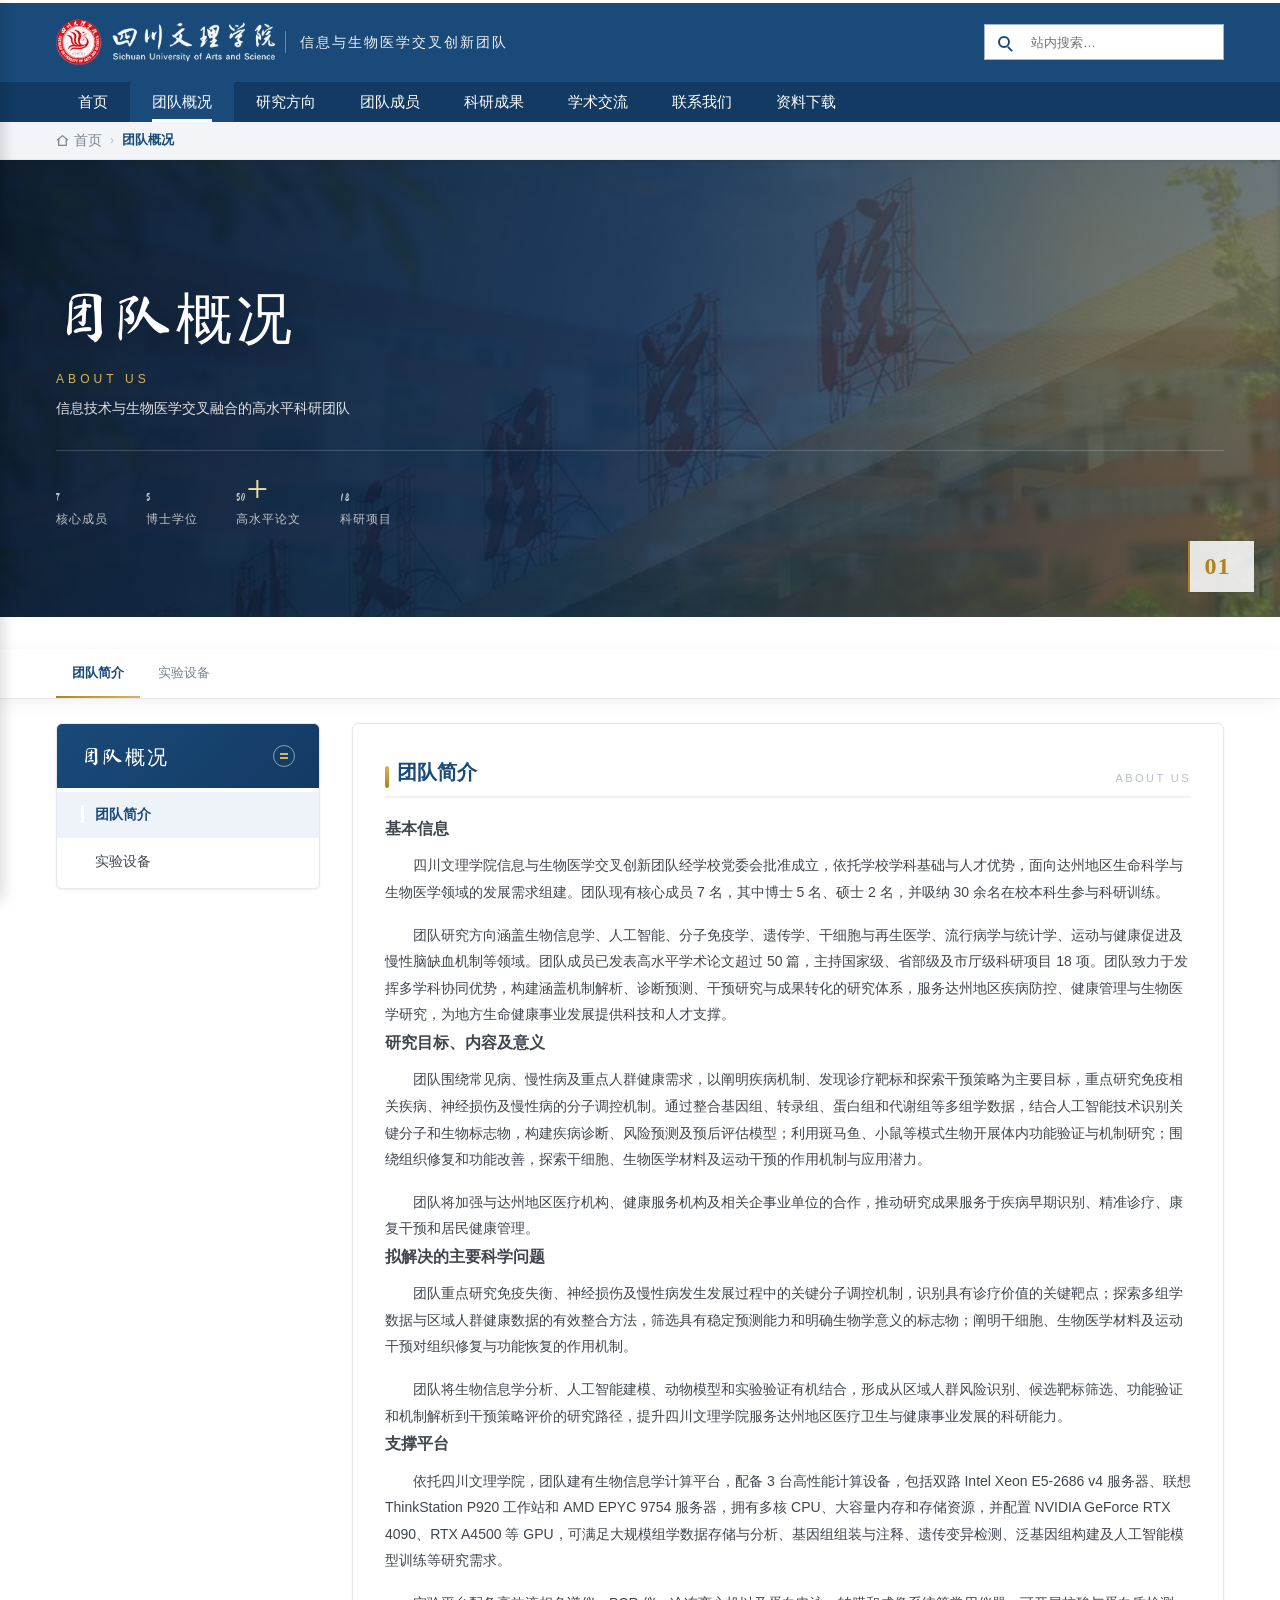
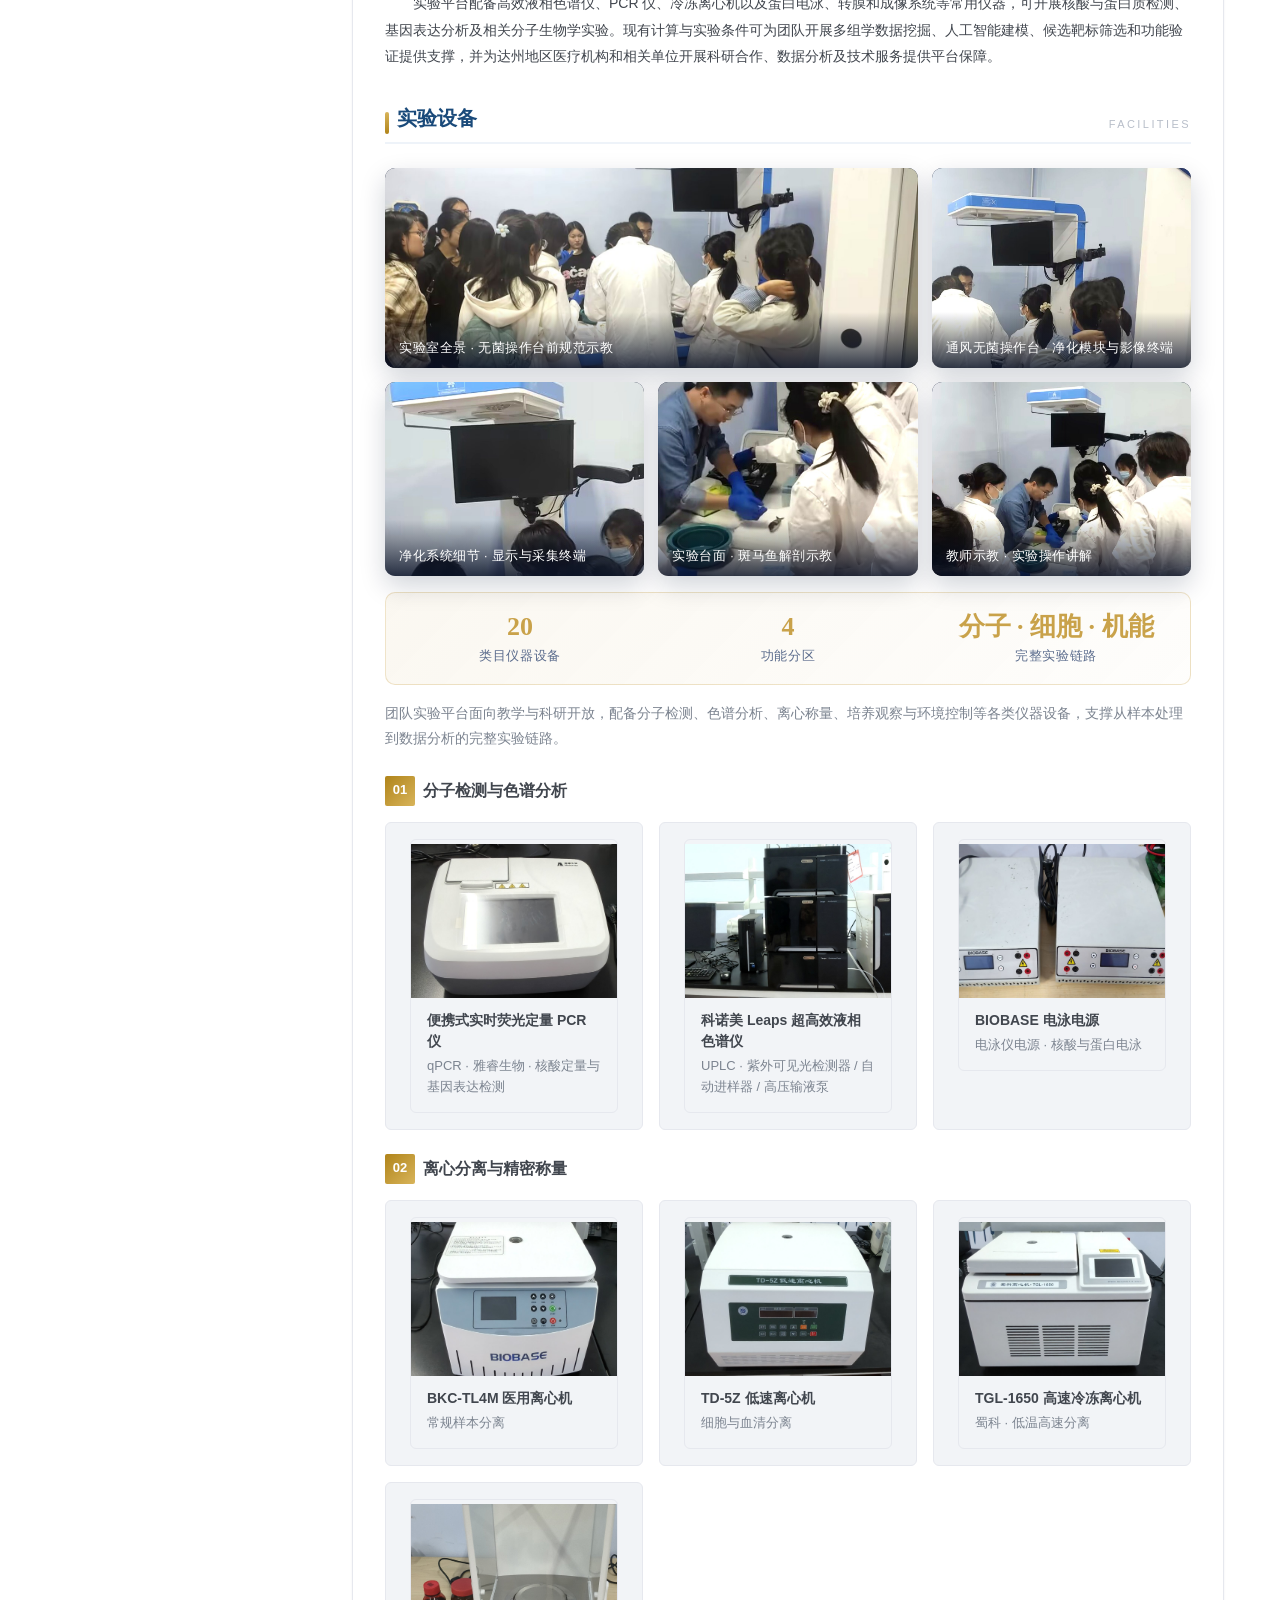
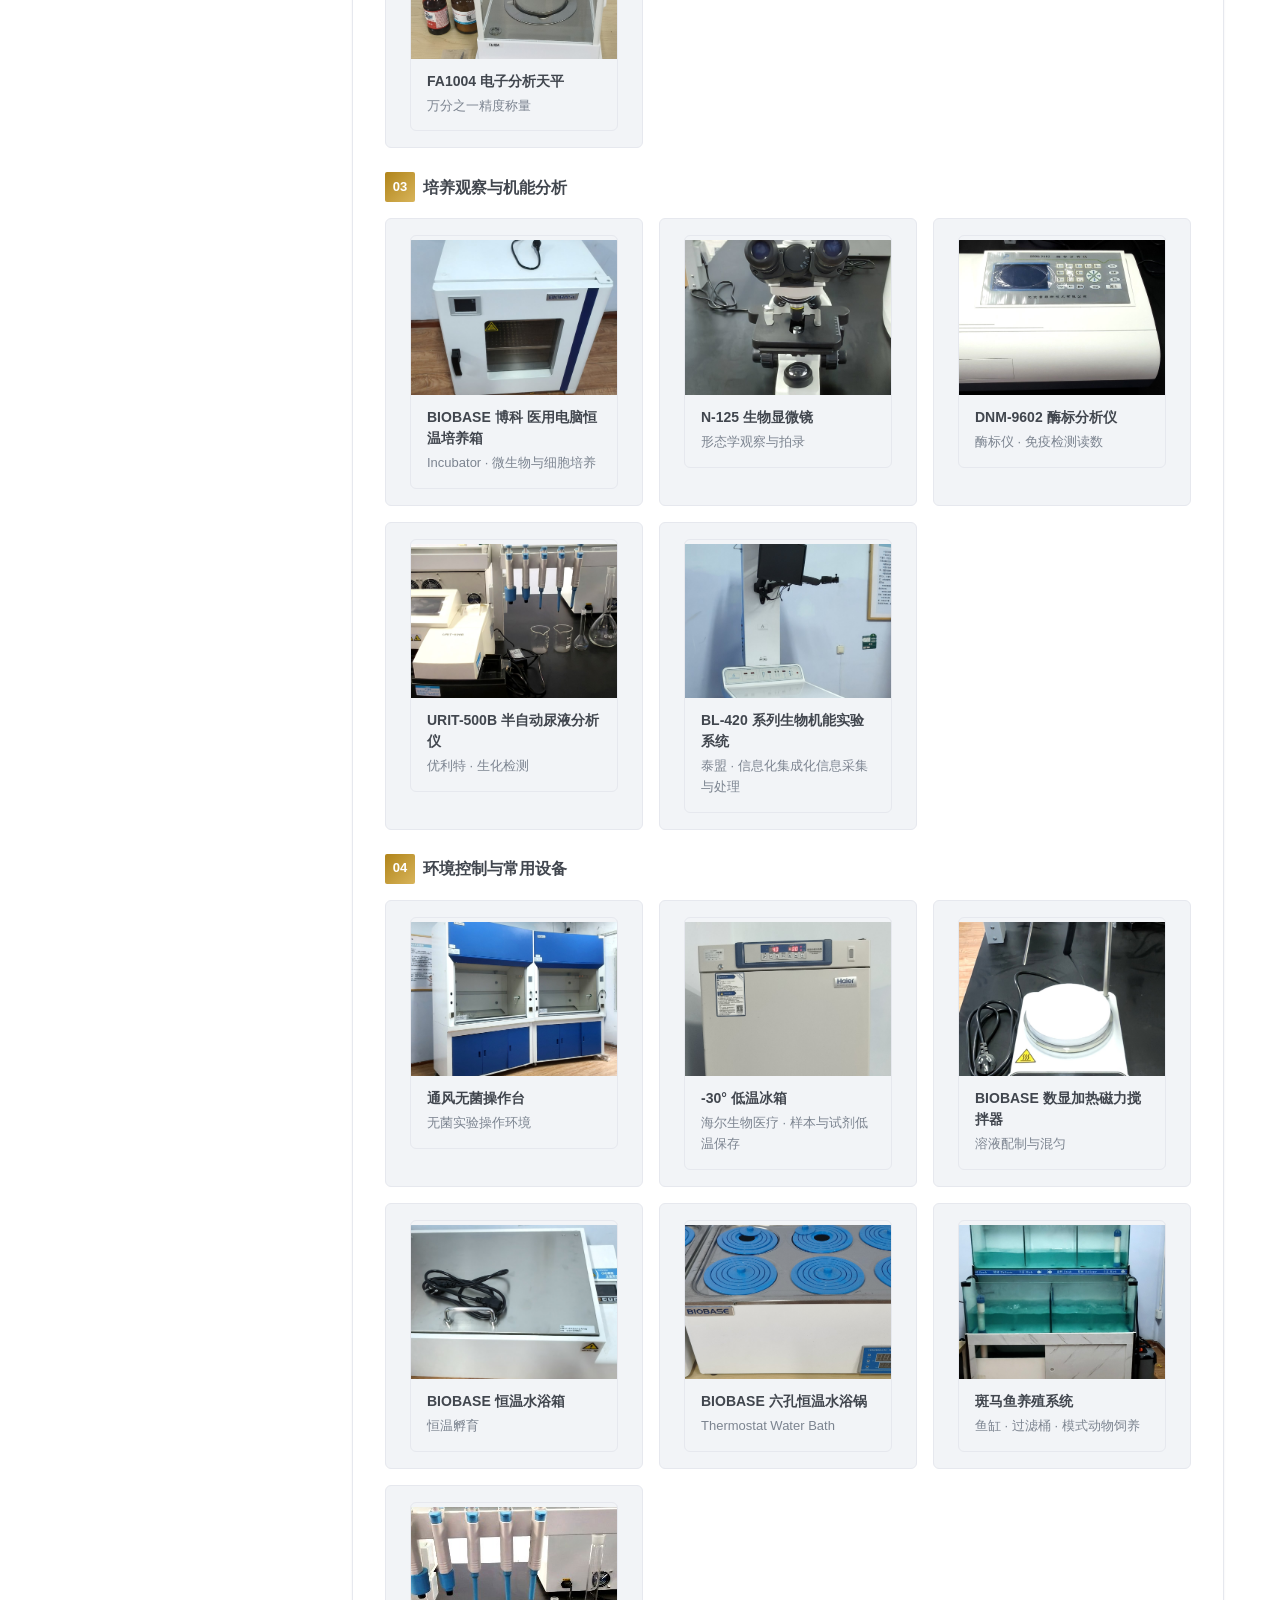
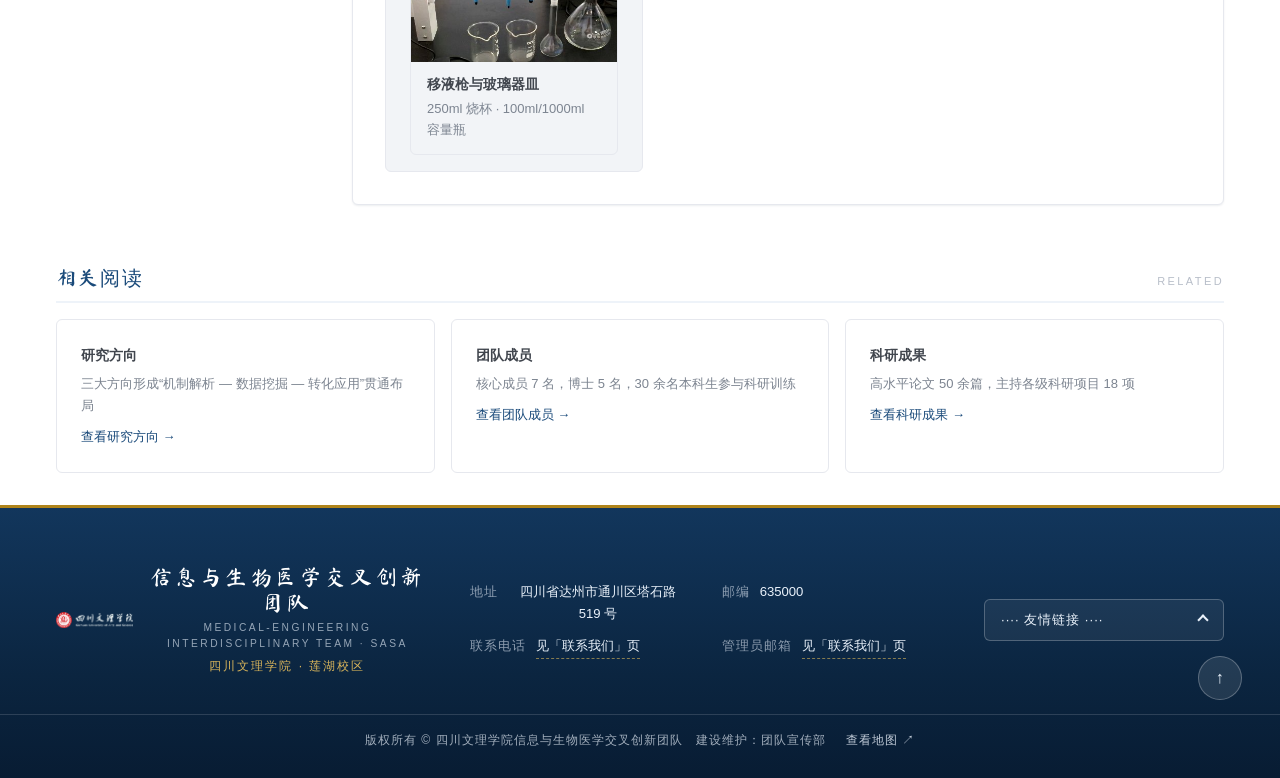
<file: about.html>
<!DOCTYPE html>
<html lang="zh-CN">
<head>
  <meta charset="UTF-8" />
  <meta name="viewport" content="width=device-width, initial-scale=1.0" />
  <title>团队概况 - 四川文理学院信息与生物医学交叉创新团队</title>
  <meta name="description" content="四川文理学院信息与生物医学交叉创新团队团队概况，聚焦信息技术与生物医学交叉研究。" />
    <link rel="icon" type="image/png" href="assets/favicon.png" />

  <link rel="stylesheet" href="styles/main.css?v=202610171810" />
  <link rel="stylesheet" href="styles/animations.css?v=202610171810" />
</head>
<body>
    <div class="progress-rail" id="progressRail" aria-hidden="true"><span></span></div>
  <a class="skip-link" href="#main">跳到主要内容</a>

  <!-- 顶部 Header -->
  <header class="topbar">
    <div class="container topbar-inner">
      <div class="brand">
          <img class="brand-logo" src="assets/sasu-logo-white.png" alt="四川文理学院校徽与校名">
          <div class="brand-text">
            <span class="brand-sub">信息与生物医学交叉创新团队</span>
          </div>
        </div>
      <form class="search" role="search" action="#" method="get">
        <input class="search-input" type="search" name="q" placeholder="站内搜索…" aria-label="站内搜索" />
        <button class="search-btn" type="submit" aria-label="搜索"><span class="search-btn-icon" aria-hidden="true"></span></button>
      </form>
      <button class="hamburger" id="sidebarToggle" aria-label="打开导航菜单" aria-expanded="false" aria-controls="sidebar">
        <span class="hamburger-box" aria-hidden="true">
          <span class="hamburger-line"></span>
          <span class="hamburger-line"></span>
          <span class="hamburger-line"></span>
        </span>
      </button>
    </div>
  </header>

  <!-- 桌面端主导航 -->
  <nav class="navbar" aria-label="主导航">
    <div class="container navbar-inner">
      <ul class="nav-list" id="navList">
        <li class="nav-item"><a href="index.html">首页</a></li>
        <li class="nav-item active"><a href="about.html">团队概况</a></li>
        <li class="nav-item"><a href="research.html">研究方向</a></li>
        <li class="nav-item"><a href="members.html">团队成员</a></li>
        <li class="nav-item"><a href="achievements.html">科研成果</a></li>
        <li class="nav-item"><a href="frontier.html">学术交流</a></li>
        <li class="nav-item"><a href="contact.html">联系我们</a></li>
        <li class="nav-item"><a href="links.html">资料下载</a></li>
      </ul>
    </div>
  </nav>

  <!-- 移动端侧边抽屉导航 -->
  <div class="sidebar-overlay" id="sidebarOverlay" hidden></div>
  <aside class="sidebar" id="sidebar" aria-hidden="true">
    <div class="sidebar-head">
      <span class="sidebar-title">导航菜单</span>
      <button class="sidebar-close" id="sidebarClose" aria-label="关闭导航菜单">×</button>
    </div>
    <nav class="sidebar-nav" aria-label="移动端导航">
      <ul class="side-menu">
        <li class="side-item"><a href="index.html">首页</a></li>
        <li class="side-item active">
          <div class="side-link">
            <a href="about.html">团队概况</a>
            <button class="side-toggle" type="button" aria-expanded="false" aria-label="展开团队概况子菜单">+</button>
          </div>
          <ul class="side-sub">
            <li><a href="about.html#info">基本信息</a></li>
            <li><a href="about.html#goal">研究目标与内容</a></li>
            <li><a href="about.html#problems">拟解决的科学问题</a></li>
            <li><a href="about.html#platform">支撑平台</a></li>
          </ul>
        </li>
        <li class="side-item">
          <div class="side-link">
            <a href="research.html">研究方向</a>
            <button class="side-toggle" type="button" aria-expanded="false" aria-label="展开研究方向子菜单">+</button>
          </div>
          <ul class="side-sub">
            <li><a href="research.html#dir1">疾病分子机制解析与诊疗靶标发现</a></li>
            <li><a href="research.html#dir2">医学与农业生物信息学</a></li>
            <li><a href="research.html#dir3">干细胞与生物医学材料转化医学</a></li>
          </ul>
        </li>
        <li class="side-item">
          <div class="side-link">
            <a href="members.html">团队成员</a>
            <button class="side-toggle" type="button" aria-expanded="false" aria-label="展开团队成员子菜单">+</button>
          </div>
          <ul class="side-sub">
            <li><a href="members.html">学术带头人</a></li>
            <li><a href="members.html">科研骨干</a></li>
            <li><a href="members.html">在读研究生</a></li>
          </ul>
        </li>
        <li class="side-item">
          <div class="side-link">
            <a href="achievements.html">科研成果</a>
            <button class="side-toggle" type="button" aria-expanded="false" aria-label="展开科研成果子菜单">+</button>
          </div>
          <ul class="side-sub">
            <li><a href="achievements.html">代表论文</a></li>
            <li><a href="achievements.html">科研项目</a></li>
            <li><a href="achievements.html">专利软著</a></li>
          </ul>
        </li>
        <li class="side-item">
          <div class="side-link">
            <a href="frontier.html">学术交流</a>
            <button class="side-toggle" type="button" aria-expanded="false" aria-label="展开学术交流子菜单">+</button>
          </div>
          <ul class="side-sub">
            <li><a href="frontier.html">学术报告</a></li>
            <li><a href="frontier.html">会议交流</a></li>
            <li><a href="frontier.html">合作访问</a></li>
          </ul>
        </li>
        <li class="side-item">
          <div class="side-link">
            <a href="contact.html">联系我们</a>
            <button class="side-toggle" type="button" aria-expanded="false" aria-label="展开联系我们子菜单">+</button>
          </div>
          <ul class="side-sub">
            <li><a href="contact.html">联系方式</a></li>
          </ul>
        </li>
        <li class="side-item">
          <div class="side-link">
            <a href="links.html">资料下载</a>
            <button class="side-toggle" type="button" aria-expanded="false" aria-label="展开资料下载子菜单">+</button>
          </div>
          <ul class="side-sub">
            <li><a href="links.html">常用表格</a></li>
            <li><a href="links.html">申报材料</a></li>
          </ul>
        </li>
      </ul>
    </nav>
    <form class="sidebar-search" role="search" action="#" method="get">
      <span class="site-icon" aria-hidden="true"></span>
      <input class="search-input" type="search" name="q" placeholder="站内搜索…" aria-label="站内搜索" />
    </form>
  </aside>

  <!-- 面包屑导航 -->
  <nav class="breadcrumb" aria-label="面包屑导航">
    <div class="container breadcrumb-inner">
      <a href="index.html" class="crumb crumb-home"><svg viewBox="0 0 24 24" width="13" height="13" fill="none" stroke="currentColor" stroke-width="2.4" stroke-linecap="round" stroke-linejoin="round" aria-hidden="true"><path d="M3 10.5L12 3l9 7.5"/><path d="M5 9.5V21h14V9.5"/></svg> 首页</a>
      <span class="crumb-sep" aria-hidden="true">›</span>
      <a href="about.html" class="crumb active" aria-current="page">团队概况</a>
    </div>
  </nav>

  <main id="main">
    <!-- 页面标题区 -->
    <section class="page-hero is-v2">
      <div class="hero-bg" aria-hidden="true"><img src="assets/banner/b1.jpg" alt="" /></div>
      <div class="hero-glow" aria-hidden="true"></div>
      <div class="hero-veil" aria-hidden="true"></div>
      <div class="container hero-inner">
        <h1 class="page-title">团队概况</h1>
        <p class="page-en">ABOUT US</p>
        <p class="page-sub">信息技术与生物医学交叉融合的高水平科研团队</p>
        <div class="hero-stats">
          <div class="hero-stat"><b><span data-count="7">7</span></b><span>核心成员</span></div>
          <div class="hero-stat"><b><span data-count="5">5</span></b><span>博士学位</span></div>
          <div class="hero-stat"><b><span data-count="50">50</span>+</b><span>高水平论文</span></div>
          <div class="hero-stat"><b><span data-count="18">18</span></b><span>科研项目</span></div>
        </div>
      </div>
    </section>
    <nav class="sub-navbar" aria-label="本页栏目导航">
      <div class="container sub-navbar-inner">
          <a class="sub-nav-link" href="#intro">团队简介</a>
          <a class="sub-nav-link" href="#equipment">实验设备</a>
        <span class="sub-nav-ink" aria-hidden="true"></span>
      </div>
    </nav>

    <!-- 二级布局：左侧栏目导航 + 右侧内容 -->
    <div class="container">
      <div class="sub-layout">
      <aside class="sub-side">
        <div class="sub-side-head"><b>团队概况</b><i aria-hidden="true"></i></div>
        <ul class="sub-menu">
          <li class="sub-menu-item"><a href="about.html#intro" class="active">团队简介</a></li>
          <li class="sub-menu-item"><a href="about.html#equipment">实验设备</a></li>
        </ul>
      </aside>
        <div class="sub-main">
<div class="content-card">
          <h2 class="content-title">团队简介<span class="content-title-en">ABOUT US</span></h2>
          <div class="richtext" id="intro">
            <h3 class="content-sub">基本信息</h3>
            <p>四川文理学院信息与生物医学交叉创新团队经学校党委会批准成立，依托学校学科基础与人才优势，面向达州地区生命科学与生物医学领域的发展需求组建。团队现有核心成员 7 名，其中博士 5 名、硕士 2 名，并吸纳 30 余名在校本科生参与科研训练。</p>
            <p>团队研究方向涵盖生物信息学、人工智能、分子免疫学、遗传学、干细胞与再生医学、流行病学与统计学、运动与健康促进及慢性脑缺血机制等领域。团队成员已发表高水平学术论文超过 50 篇，主持国家级、省部级及市厅级科研项目 18 项。团队致力于发挥多学科协同优势，构建涵盖机制解析、诊断预测、干预研究与成果转化的研究体系，服务达州地区疾病防控、健康管理与生物医学研究，为地方生命健康事业发展提供科技和人才支撑。</p>
          </div>
          <div class="richtext" id="goal">
            <h3 class="content-sub">研究目标、内容及意义</h3>
            <p>团队围绕常见病、慢性病及重点人群健康需求，以阐明疾病机制、发现诊疗靶标和探索干预策略为主要目标，重点研究免疫相关疾病、神经损伤及慢性病的分子调控机制。通过整合基因组、转录组、蛋白组和代谢组等多组学数据，结合人工智能技术识别关键分子和生物标志物，构建疾病诊断、风险预测及预后评估模型；利用斑马鱼、小鼠等模式生物开展体内功能验证与机制研究；围绕组织修复和功能改善，探索干细胞、生物医学材料及运动干预的作用机制与应用潜力。</p>
            <p>团队将加强与达州地区医疗机构、健康服务机构及相关企事业单位的合作，推动研究成果服务于疾病早期识别、精准诊疗、康复干预和居民健康管理。</p>
          </div>
          <div class="richtext" id="problems">
            <h3 class="content-sub">拟解决的主要科学问题</h3>
            <p>团队重点研究免疫失衡、神经损伤及慢性病发生发展过程中的关键分子调控机制，识别具有诊疗价值的关键靶点；探索多组学数据与区域人群健康数据的有效整合方法，筛选具有稳定预测能力和明确生物学意义的标志物；阐明干细胞、生物医学材料及运动干预对组织修复与功能恢复的作用机制。</p>
            <p>团队将生物信息学分析、人工智能建模、动物模型和实验验证有机结合，形成从区域人群风险识别、候选靶标筛选、功能验证和机制解析到干预策略评价的研究路径，提升四川文理学院服务达州地区医疗卫生与健康事业发展的科研能力。</p>
          </div>
          <div class="richtext" id="platform">
            <h3 class="content-sub">支撑平台</h3>
            <p>依托四川文理学院，团队建有生物信息学计算平台，配备 3 台高性能计算设备，包括双路 Intel Xeon E5-2686 v4 服务器、联想 ThinkStation P920 工作站和 AMD EPYC 9754 服务器，拥有多核 CPU、大容量内存和存储资源，并配置 NVIDIA GeForce RTX 4090、RTX A4500 等 GPU，可满足大规模组学数据存储与分析、基因组组装与注释、遗传变异检测、泛基因组构建及人工智能模型训练等研究需求。</p>
            <p>实验平台配备高效液相色谱仪、PCR 仪、冷冻离心机以及蛋白电泳、转膜和成像系统等常用仪器，可开展核酸与蛋白质检测、基因表达分析及相关分子生物学实验。现有计算与实验条件可为团队开展多组学数据挖掘、人工智能建模、候选靶标筛选和功能验证提供支撑，并为达州地区医疗机构和相关单位开展科研合作、数据分析及技术服务提供平台保障。</p>
          </div>
          <h2 class="content-title" id="equipment" style="margin-top: var(--sp-xl);">实验设备<span class="content-title-en">FACILITIES</span></h2>
          <div class="eq-gallery" aria-label="实验室实景图集">
            <figure class="eq-shot is-wide">
              <img src="assets/gallery/act4.jpg" alt="实验室全景——学生在无菌操作台前进行规范操作训练" loading="lazy" width="1280" height="800" />
              <figcaption>实验室全景 · 无菌操作台前规范示教</figcaption>
            </figure>
            <figure class="eq-shot">
              <img src="assets/gallery/eq1.jpg" alt="通风无菌操作台——顶部净化模块与影像采集终端" loading="lazy" width="960" height="720" />
              <figcaption>通风无菌操作台 · 净化模块与影像终端</figcaption>
            </figure>
            <figure class="eq-shot">
              <img src="assets/gallery/eq3.jpg" alt="净化系统细节——显示与采集终端" loading="lazy" width="960" height="720" />
              <figcaption>净化系统细节 · 显示与采集终端</figcaption>
            </figure>
            <figure class="eq-shot">
              <img src="assets/gallery/eq2.jpg" alt="实验台面——斑马鱼解剖示教操作" loading="lazy" width="960" height="720" />
              <figcaption>实验台面 · 斑马鱼解剖示教</figcaption>
            </figure>
            <figure class="eq-shot">
              <img src="assets/gallery/act5.jpg" alt="教师示教——实验操作讲解场景" loading="lazy" width="1280" height="800" />
              <figcaption>教师示教 · 实验操作讲解</figcaption>
            </figure>
          </div>
          <div class="eq-summary" role="list" aria-label="设备概况统计">
            <div class="eq-sum-cell" role="listitem"><b>20</b><span>类目仪器设备</span></div>
            <div class="eq-sum-cell" role="listitem"><b>4</b><span>功能分区</span></div>
            <div class="eq-sum-cell" role="listitem"><b>分子 &middot; 细胞 &middot; 机能</b><span>完整实验链路</span></div>
          </div>
          <p class="eq-lead">团队实验平台面向教学与科研开放，配备分子检测、色谱分析、离心称量、培养观察与环境控制等各类仪器设备，支撑从样本处理到数据分析的完整实验链路。</p>

          <div class="eq-group">
            <h3 class="eq-group-name"><span>01</span>分子检测与色谱分析</h3>
            <div class="eq-grid">
              <div class="eq-card"><figure class="eq-card has-img">
                <span class="eq-thumb"><img src="assets/equipment/eq-qpcr.jpg" alt="便携式实时荧光定量PCR仪实拍——雅睿生物" loading="lazy" width="1100" height="825" /></span>
                <figcaption><b>便携式实时荧光定量 PCR 仪</b><span>qPCR · 雅睿生物 · 核酸定量与基因表达检测</span></figcaption>
              </figure></div>
              <div class="eq-card"><figure class="eq-card has-img">
                <span class="eq-thumb"><img src="assets/equipment/eq-uplc.jpg" alt="科诺美Leaps超高效液相色谱仪实拍" loading="lazy" width="1100" height="825" /></span>
                <figcaption><b>科诺美 Leaps 超高效液相色谱仪</b><span>UPLC · 紫外可见光检测器 / 自动进样器 / 高压输液泵</span></figcaption>
              </figure></div>
              <div class="eq-card"><figure class="eq-card has-img">
                <span class="eq-thumb"><img src="assets/equipment/eq-electrophoresis.jpg" alt="BIOBASE电泳电源实拍" loading="lazy" width="1100" height="825" /></span>
                <figcaption><b>BIOBASE 电泳电源</b><span>电泳仪电源 · 核酸与蛋白电泳</span></figcaption>
              </figure></div>
            </div>
          </div>

          <div class="eq-group">
            <h3 class="eq-group-name"><span>02</span>离心分离与精密称量</h3>
            <div class="eq-grid">
              <div class="eq-card"><figure class="eq-card has-img">
                <span class="eq-thumb"><img src="assets/equipment/eq-bkc.jpg" alt="BKC-TL4M医用离心机实拍" loading="lazy" width="1100" height="825" /></span>
                <figcaption><b>BKC-TL4M 医用离心机</b><span>常规样本分离</span></figcaption>
              </figure></div>
              <div class="eq-card"><figure class="eq-card has-img">
                <span class="eq-thumb"><img src="assets/equipment/eq-td5z.jpg" alt="TD-5Z低速离心机实拍" loading="lazy" width="1100" height="825" /></span>
                <figcaption><b>TD-5Z 低速离心机</b><span>细胞与血清分离</span></figcaption>
              </figure></div>
              <div class="eq-card"><figure class="eq-card has-img">
                <span class="eq-thumb"><img src="assets/equipment/eq-tgl1650.jpg" alt="TGL-1650高速冷冻离心机实拍——蜀科" loading="lazy" width="1100" height="825" /></span>
                <figcaption><b>TGL-1650 高速冷冻离心机</b><span>蜀科 · 低温高速分离</span></figcaption>
              </figure></div>
              <div class="eq-card"><figure class="eq-card has-img">
                <span class="eq-thumb"><img src="assets/equipment/eq-balance.jpg" alt="FA1004电子分析天平实拍" loading="lazy" width="1100" height="825" /></span>
                <figcaption><b>FA1004 电子分析天平</b><span>万分之一精度称量</span></figcaption>
              </figure></div>
            </div>
          </div>

          <div class="eq-group">
            <h3 class="eq-group-name"><span>03</span>培养观察与机能分析</h3>
            <div class="eq-grid">
              <div class="eq-card"><figure class="eq-card has-img">
                <span class="eq-thumb"><img src="assets/equipment/eq-incubator.jpg" alt="BIOBASE博科医用电脑恒温培养箱实拍" loading="lazy" width="1100" height="825" /></span>
                <figcaption><b>BIOBASE 博科 医用电脑恒温培养箱</b><span>Incubator · 微生物与细胞培养</span></figcaption>
              </figure></div>
              <div class="eq-card"><figure class="eq-card has-img">
                <span class="eq-thumb"><img src="assets/equipment/eq-microscope.jpg" alt="N-125生物显微镜实拍" loading="lazy" width="1100" height="825" /></span>
                <figcaption><b>N-125 生物显微镜</b><span>形态学观察与拍录</span></figcaption>
              </figure></div>
              <div class="eq-card"><figure class="eq-card has-img">
                <span class="eq-thumb"><img src="assets/equipment/eq-elisa.jpg" alt="DNM-9602酶标分析仪实拍" loading="lazy" width="1100" height="825" /></span>
                <figcaption><b>DNM-9602 酶标分析仪</b><span>酶标仪 · 免疫检测读数</span></figcaption>
              </figure></div>
              <div class="eq-card"><figure class="eq-card has-img">
                <span class="eq-thumb"><img src="assets/equipment/eq-urine.jpg" alt="URIT-500B半自动尿液分析仪实拍——优利特" loading="lazy" width="1100" height="825" /></span>
                <figcaption><b>URIT-500B 半自动尿液分析仪</b><span>优利特 · 生化检测</span></figcaption>
              </figure></div>
              <div class="eq-card"><figure class="eq-card has-img">
                <span class="eq-thumb"><img src="assets/equipment/eq-bl420.jpg" alt="BL-420系列生物机能实验系统实拍——泰盟" loading="lazy" width="1100" height="825" /></span>
                <figcaption><b>BL-420 系列生物机能实验系统</b><span>泰盟 · 信息化集成化信息采集与处理</span></figcaption>
              </figure></div>
            </div>
          </div>

          <div class="eq-group">
            <h3 class="eq-group-name"><span>04</span>环境控制与常用设备</h3>
            <div class="eq-grid">
              <div class="eq-card"><figure class="eq-card has-img">
                <span class="eq-thumb"><img src="assets/equipment/eq-bench.jpg" alt="通风无菌操作台实拍——BIOBASE" loading="lazy" width="1100" height="825" /></span>
                <figcaption><b>通风无菌操作台</b><span>无菌实验操作环境</span></figcaption>
              </figure></div>
              <div class="eq-card"><figure class="eq-card has-img">
                <span class="eq-thumb"><img src="assets/equipment/eq-fridge.jpg" alt="海尔医用冷藏冷冻箱实拍" loading="lazy" width="1100" height="825" /></span>
                <figcaption><b>-30&deg; 低温冰箱</b><span>海尔生物医疗 · 样本与试剂低温保存</span></figcaption>
              </figure></div>
              <div class="eq-card"><figure class="eq-card has-img">
                <span class="eq-thumb"><img src="assets/equipment/eq-stirrer.jpg" alt="BIOBASE数显加热磁力搅拌器实拍" loading="lazy" width="1100" height="825" /></span>
                <figcaption><b>BIOBASE 数显加热磁力搅拌器</b><span>溶液配制与混匀</span></figcaption>
              </figure></div>
              <div class="eq-card"><figure class="eq-card has-img">
                <span class="eq-thumb"><img src="assets/equipment/eq-waterbath.jpg" alt="BIOBASE恒温水浴箱实拍" loading="lazy" width="1100" height="825" /></span>
                <figcaption><b>BIOBASE 恒温水浴箱</b><span>恒温孵育</span></figcaption>
              </figure></div>
              <div class="eq-card"><figure class="eq-card has-img">
                <span class="eq-thumb"><img src="assets/equipment/eq-waterbath6.jpg" alt="BIOBASE六孔恒温水浴锅实拍" loading="lazy" width="1100" height="825" /></span>
                <figcaption><b>BIOBASE 六孔恒温水浴锅</b><span>Thermostat Water Bath</span></figcaption>
              </figure></div>
              <div class="eq-card"><figure class="eq-card has-img">
                <span class="eq-thumb"><img src="assets/equipment/eq-aquarium.jpg" alt="斑马鱼养殖鱼缸实拍" loading="lazy" width="1100" height="825" /></span>
                <figcaption><b>斑马鱼养殖系统</b><span>鱼缸 · 过滤桶 · 模式动物饲养</span></figcaption>
              </figure></div>
              <div class="eq-card"><figure class="eq-card has-img">
                <span class="eq-thumb"><img src="assets/equipment/eq-glassware.jpg" alt="移液枪与玻璃器皿实拍" loading="lazy" width="1100" height="825" /></span>
                <figcaption><b>移液枪与玻璃器皿</b><span>250ml 烧杯 · 100ml/1000ml 容量瓶</span></figcaption>
              </figure></div>
            </div>
          </div>
        </div>
        </div>
      </div>
    </div>
    <div class="container">
      <section class="sub-rel">
        <div class="sub-rel-head"><h3>相关阅读</h3><span>RELATED</span></div>
        <div class="sub-rel-grid">
          <a class="sub-rel-card" href="research.html"><b>研究方向</b><span>三大方向形成“机制解析 — 数据挖掘 — 转化应用”贯通布局</span><em>查看研究方向 &rarr;</em></a>
          <a class="sub-rel-card" href="members.html"><b>团队成员</b><span>核心成员 7 名，博士 5 名，30 余名本科生参与科研训练</span><em>查看团队成员 &rarr;</em></a>
          <a class="sub-rel-card" href="achievements.html"><b>科研成果</b><span>高水平论文 50 余篇，主持各级科研项目 18 项</span><em>查看科研成果 &rarr;</em></a>
        </div>
      </section>
    </div>
  </main>

  <!-- 页脚 -->
<footer class="footer sdu-footer" id="footer">
    <div class="container sdu-top-row">
      <div class="sdu-brand">
        <img class="sdu-logo" src="assets/sasu-logo-white.png" alt="四川文理学院校徽与校名" loading="lazy" />
        <div class="sdu-brand-text">
          <span class="sdu-name">信息与生物医学交叉创新团队</span>
          <span class="sdu-name-en">MEDICAL-ENGINEERING INTERDISCIPLINARY TEAM&nbsp;·&nbsp;SASA</span>
          <span class="sdu-name-sub">四川文理学院 &middot; 莲湖校区</span>
        </div>
      </div>

      <ul class="sdu-info">
        <li><b>地址</b><span>四川省达州市通川区塔石路 519 号</span></li>
        <li><b>邮编</b><span>635000</span></li>
        <li><b>联系电话</b><a href="contact.html">见「联系我们」页</a></li>
        <li><b>管理员邮箱</b><a href="contact.html">见「联系我们」页</a></li>
      </ul>

      <div class="sdu-links" id="sduLinks">
        <button type="button" class="sdu-links-btn" id="sduLinksBtn" aria-expanded="false" aria-controls="sduLinksPanel">
          <span>&middot;&middot;&middot;&middot; 友情链接 &middot;&middot;&middot;&middot;</span>
          <i aria-hidden="true"></i>
        </button>
        <ul class="sdu-links-panel" id="sduLinksPanel">
          <li><a href="about.html">团队简介</a></li>
          <li><a href="research.html">科学研究</a></li>
          <li><a href="members.html">团队阵容</a></li>
          <li><a href="achievements.html">成果一览</a></li>
          <li><a href="links.html">资料与常用链接</a></li>
          <li><a href="contact.html">联系我们</a></li>
        </ul>
      </div>
    </div>

    <div class="sdu-bottom">
      <p>版权所有 &copy; 四川文理学院信息与生物医学交叉创新团队　建设维护：团队宣传部</p>
      <a class="footer-map-link" href="https://uri.amap.com/marker?position=107.5000,31.2167&amp;name=%E5%9B%9B%E5%B7%9D%E6%96%87%E7%90%86%E5%AD%A6%E9%99%A2%E8%8E%B2%E6%B9%96%E6%A0%A1%E5%8C%BA" target="_blank" rel="noopener noreferrer">查看地图 &nearr;</a>
    </div>

    <button type="button" class="sdu-top-btn" id="toTop" aria-label="回到顶部">
      <span aria-hidden="true">&uarr;</span>
    </button>
  </footer>

  <script src="scripts/main.js?v=202610171810"></script>
  <script src="scripts/animations.js?v=202610171810"></script>
</body>
</html>
</file>
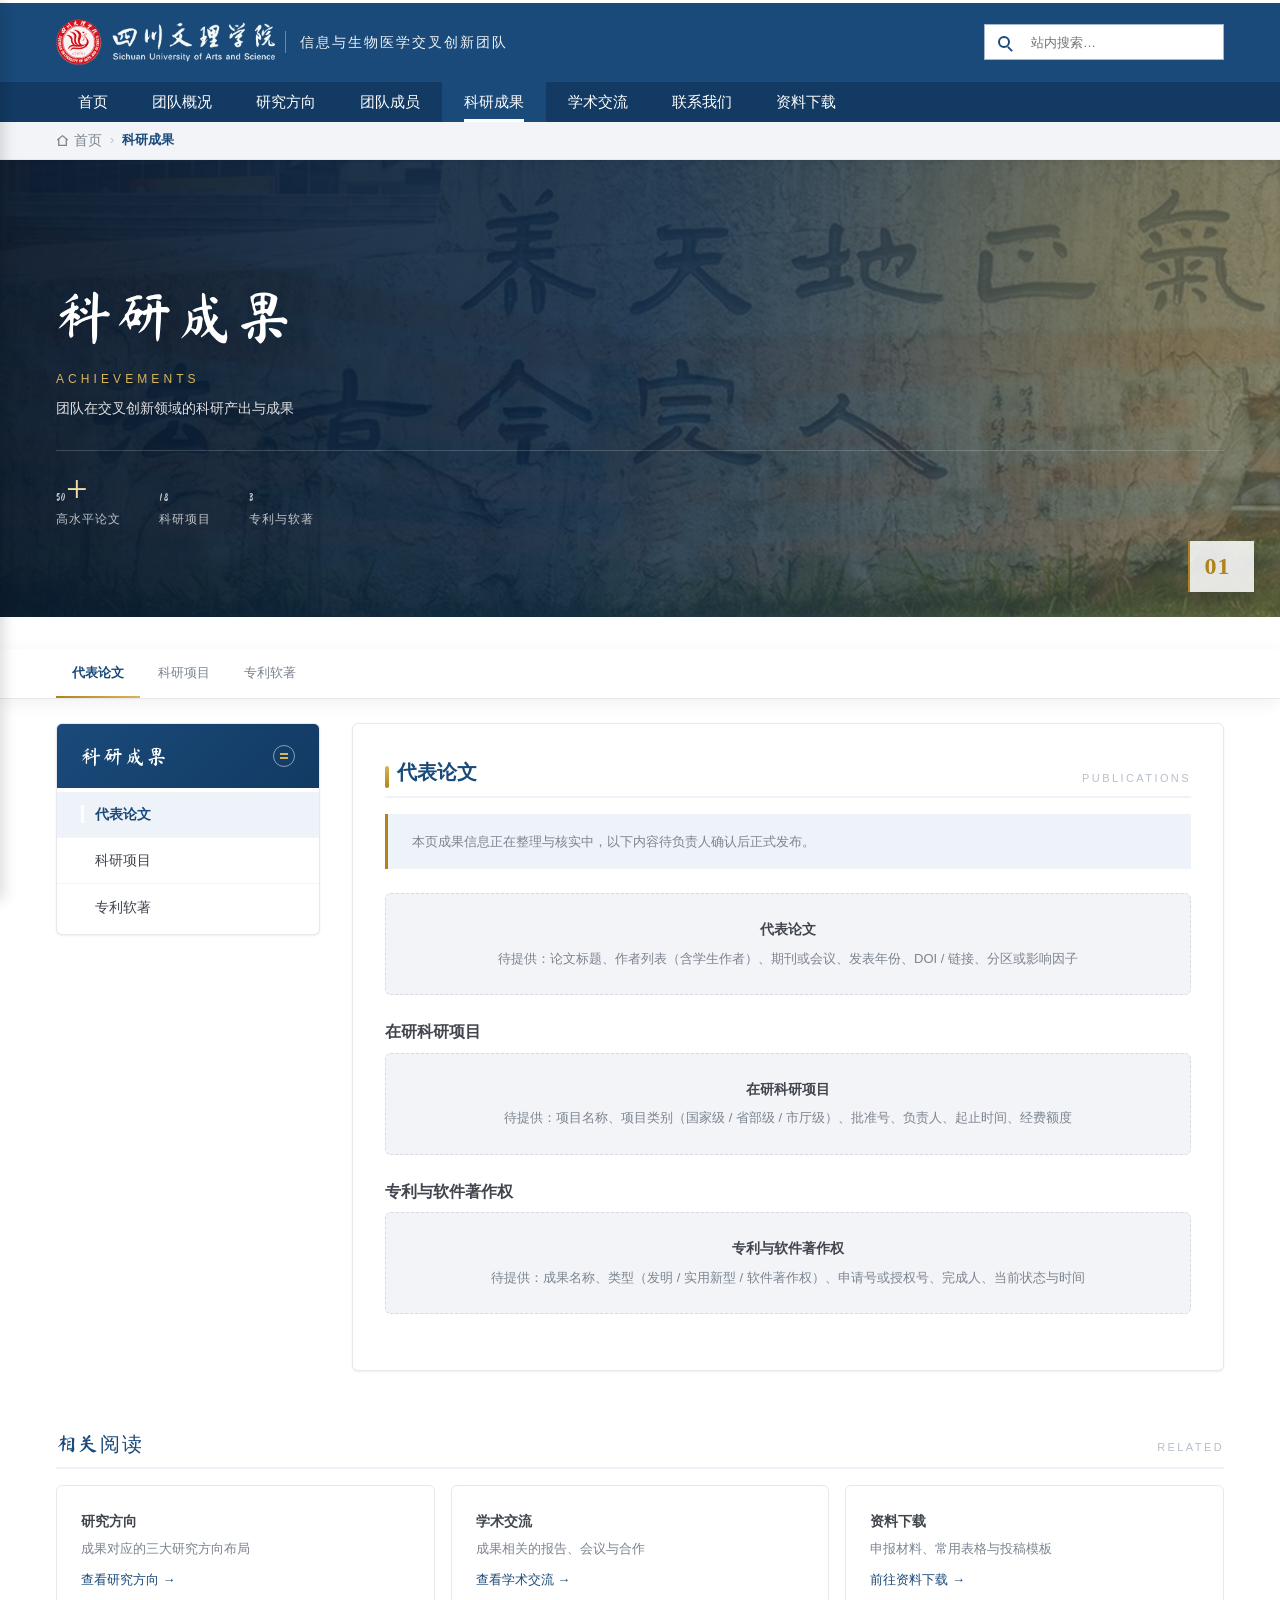
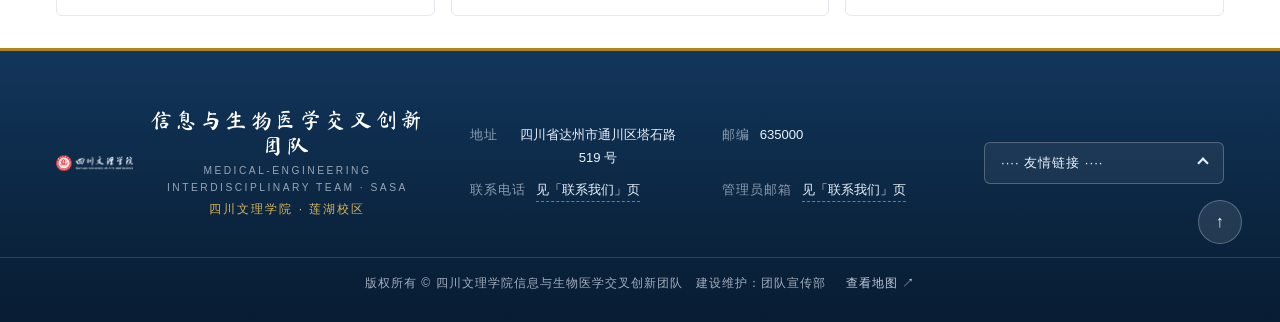
<file: achievements.html>
<!DOCTYPE html>
<html lang="zh-CN">
<head>
  <meta charset="UTF-8" />
  <meta name="viewport" content="width=device-width, initial-scale=1.0" />
  <title>科研成果 - 四川文理学院信息与生物医学交叉创新团队</title>
  <meta name="description" content="四川文理学院信息与生物医学交叉创新团队科研成果，聚焦信息技术与生物医学交叉研究。" />
    <link rel="icon" type="image/png" href="assets/favicon.png" />

  <link rel="stylesheet" href="styles/main.css?v=202610171245" />
  <link rel="stylesheet" href="styles/animations.css?v=202610171245" />
</head>
<body>
    <div class="progress-rail" id="progressRail" aria-hidden="true"><span></span></div>
  <a class="skip-link" href="#main">跳到主要内容</a>

  <!-- 顶部 Header -->
  <header class="topbar">
    <div class="container topbar-inner">
      <div class="brand">
          <img class="brand-logo" src="assets/sasu-logo-white.png" alt="四川文理学院校徽与校名">
          <div class="brand-text">
            <span class="brand-sub">信息与生物医学交叉创新团队</span>
          </div>
        </div>
      <form class="search" role="search" action="#" method="get">
        <input class="search-input" type="search" name="q" placeholder="站内搜索…" aria-label="站内搜索" />
        <button class="search-btn" type="submit" aria-label="搜索"><span class="search-btn-icon" aria-hidden="true"></span></button>
      </form>
      <button class="hamburger" id="sidebarToggle" aria-label="打开导航菜单" aria-expanded="false" aria-controls="sidebar">
        <span class="hamburger-box" aria-hidden="true">
          <span class="hamburger-line"></span>
          <span class="hamburger-line"></span>
          <span class="hamburger-line"></span>
        </span>
      </button>
    </div>
  </header>

  <!-- 桌面端主导航 -->
  <nav class="navbar" aria-label="主导航">
    <div class="container navbar-inner">
      <ul class="nav-list" id="navList">
        <li class="nav-item"><a href="index.html">首页</a></li>
        <li class="nav-item"><a href="about.html">团队概况</a></li>
        <li class="nav-item"><a href="research.html">研究方向</a></li>
        <li class="nav-item"><a href="members.html">团队成员</a></li>
        <li class="nav-item active"><a href="achievements.html">科研成果</a></li>
        <li class="nav-item"><a href="frontier.html">学术交流</a></li>
        <li class="nav-item"><a href="contact.html">联系我们</a></li>
        <li class="nav-item"><a href="links.html">资料下载</a></li>
      </ul>
    </div>
  </nav>

  <!-- 移动端侧边抽屉导航 -->
  <div class="sidebar-overlay" id="sidebarOverlay" hidden></div>
  <aside class="sidebar" id="sidebar" aria-hidden="true">
    <div class="sidebar-head">
      <span class="sidebar-title">导航菜单</span>
      <button class="sidebar-close" id="sidebarClose" aria-label="关闭导航菜单">×</button>
    </div>
    <nav class="sidebar-nav" aria-label="移动端导航">
      <ul class="side-menu">
        <li class="side-item"><a href="index.html">首页</a></li>
        <li class="side-item">
          <div class="side-link">
            <a href="about.html">团队概况</a>
            <button class="side-toggle" type="button" aria-expanded="false" aria-label="展开团队概况子菜单">+</button>
          </div>
          <ul class="side-sub">
            <li><a href="about.html">团队简介</a></li>
            <li><a href="about.html">组织架构</a></li>
          </ul>
        </li>
        <li class="side-item">
          <div class="side-link">
            <a href="research.html">研究方向</a>
            <button class="side-toggle" type="button" aria-expanded="false" aria-label="展开研究方向子菜单">+</button>
          </div>
          <ul class="side-sub">
            <li><a href="research.html#dir1">疾病分子机制解析与诊疗靶标发现</a></li>
            <li><a href="research.html#dir2">医学与农业生物信息学</a></li>
            <li><a href="research.html#dir3">干细胞与生物医学材料转化医学</a></li>
          </ul>
        </li>
        <li class="side-item">
          <div class="side-link">
            <a href="members.html">团队成员</a>
            <button class="side-toggle" type="button" aria-expanded="false" aria-label="展开团队成员子菜单">+</button>
          </div>
          <ul class="side-sub">
            <li><a href="members.html">学术带头人</a></li>
            <li><a href="members.html">科研骨干</a></li>
            <li><a href="members.html">在读研究生</a></li>
          </ul>
        </li>
        <li class="side-item active">
          <div class="side-link">
            <a href="achievements.html">科研成果</a>
            <button class="side-toggle" type="button" aria-expanded="false" aria-label="展开科研成果子菜单">+</button>
          </div>
          <ul class="side-sub">
            <li><a href="achievements.html">代表论文</a></li>
            <li><a href="achievements.html#project">科研项目</a></li>
            <li><a href="achievements.html#patent">专利软著</a></li>
          </ul>
        </li>
        <li class="side-item">
          <div class="side-link">
            <a href="frontier.html">学术交流</a>
            <button class="side-toggle" type="button" aria-expanded="false" aria-label="展开学术交流子菜单">+</button>
          </div>
          <ul class="side-sub">
            <li><a href="frontier.html">学术报告</a></li>
            <li><a href="frontier.html">会议交流</a></li>
            <li><a href="frontier.html">合作访问</a></li>
          </ul>
        </li>
        <li class="side-item">
          <div class="side-link">
            <a href="contact.html">联系我们</a>
            <button class="side-toggle" type="button" aria-expanded="false" aria-label="展开联系我们子菜单">+</button>
          </div>
          <ul class="side-sub">
            <li><a href="contact.html">联系方式</a></li>
          </ul>
        </li>
        <li class="side-item">
          <div class="side-link">
            <a href="links.html">资料下载</a>
            <button class="side-toggle" type="button" aria-expanded="false" aria-label="展开资料下载子菜单">+</button>
          </div>
          <ul class="side-sub">
            <li><a href="links.html">常用表格</a></li>
            <li><a href="links.html">申报材料</a></li>
          </ul>
        </li>
      </ul>
    </nav>
    <form class="sidebar-search" role="search" action="#" method="get">
      <span class="site-icon" aria-hidden="true"></span>
      <input class="search-input" type="search" name="q" placeholder="站内搜索…" aria-label="站内搜索" />
    </form>
  </aside>

  <!-- 面包屑导航 -->
  <nav class="breadcrumb" aria-label="面包屑导航">
    <div class="container breadcrumb-inner">
      <a href="index.html" class="crumb crumb-home"><svg viewBox="0 0 24 24" width="13" height="13" fill="none" stroke="currentColor" stroke-width="2.4" stroke-linecap="round" stroke-linejoin="round" aria-hidden="true"><path d="M3 10.5L12 3l9 7.5"/><path d="M5 9.5V21h14V9.5"/></svg> 首页</a>
      <span class="crumb-sep" aria-hidden="true">›</span>
      <a href="achievements.html" class="crumb active" aria-current="page">科研成果</a>
    </div>
  </nav>

  <main id="main">
    <!-- 页面标题区 -->
    <section class="page-hero is-v2">
      <div class="hero-bg" aria-hidden="true"><img src="assets/banner/b4.jpg" alt="" /></div>
      <div class="hero-glow" aria-hidden="true"></div>
      <div class="hero-veil" aria-hidden="true"></div>
      <div class="container hero-inner">
        <h1 class="page-title">科研成果</h1>
        <p class="page-en">ACHIEVEMENTS</p>
        <p class="page-sub">团队在交叉创新领域的科研产出与成果</p>
        <div class="hero-stats">
          <div class="hero-stat"><b><span data-count="50">50</span>+</b><span>高水平论文</span></div>
          <div class="hero-stat"><b><span data-count="18">18</span></b><span>科研项目</span></div>
          <div class="hero-stat"><b><span data-count="3">3</span></b><span>专利与软著</span></div>
        </div>
      </div>
    </section>
    <nav class="sub-navbar" aria-label="本页栏目导航">
      <div class="container sub-navbar-inner">
          <a class="sub-nav-link is-act" href="#paper">代表论文</a>
          <a class="sub-nav-link" href="#project">科研项目</a>
          <a class="sub-nav-link" href="#patent">专利软著</a>
        <span class="sub-nav-ink" aria-hidden="true"></span>
      </div>
    </nav>

    <!-- 二级布局：左侧栏目导航 + 右侧内容 -->
    <div class="container">
      <div class="sub-layout">
      <aside class="sub-side">
        <div class="sub-side-head"><b>科研成果</b><i aria-hidden="true"></i></div>
        <ul class="sub-menu">
          <li class="sub-menu-item"><a href="achievements.html#paper" class="active">代表论文</a></li>
          <li class="sub-menu-item"><a href="achievements.html#project">科研项目</a></li>
          <li class="sub-menu-item"><a href="achievements.html#patent">专利软著</a></li>
        </ul>
      </aside>
        <div class="sub-main">
<div class="content-card">
          <h2 class="content-title" id="paper">代表论文<span class="content-title-en">PUBLICATIONS</span></h2>
          <p class="achv-note">本页成果信息正在整理与核实中，以下内容待负责人确认后正式发布。</p>

          <div class="achv-empty">
            <b>代表论文</b>
            <span>待提供：论文标题、作者列表（含学生作者）、期刊或会议、发表年份、DOI / 链接、分区或影响因子</span>
          </div>

          <h3 class="content-sub" id="project">在研科研项目</h3>
          <div class="achv-empty">
            <b>在研科研项目</b>
            <span>待提供：项目名称、项目类别（国家级 / 省部级 / 市厅级）、批准号、负责人、起止时间、经费额度</span>
          </div>

          <h3 class="content-sub" id="patent">专利与软件著作权</h3>
          <div class="achv-empty">
            <b>专利与软件著作权</b>
            <span>待提供：成果名称、类型（发明 / 实用新型 / 软件著作权）、申请号或授权号、完成人、当前状态与时间</span>
          </div>
        </div>
        </div>
      </div>
    </div>
    <div class="container">
      <section class="sub-rel">
        <div class="sub-rel-head"><h3>相关阅读</h3><span>RELATED</span></div>
        <div class="sub-rel-grid">
          <a class="sub-rel-card" href="research.html"><b>研究方向</b><span>成果对应的三大研究方向布局</span><em>查看研究方向 &rarr;</em></a>
          <a class="sub-rel-card" href="frontier.html"><b>学术交流</b><span>成果相关的报告、会议与合作</span><em>查看学术交流 &rarr;</em></a>
          <a class="sub-rel-card" href="links.html"><b>资料下载</b><span>申报材料、常用表格与投稿模板</span><em>前往资料下载 &rarr;</em></a>
        </div>
      </section>
    </div>
  </main>

  <!-- 页脚 -->
<footer class="footer sdu-footer" id="footer">
    <div class="container sdu-top-row">
      <div class="sdu-brand">
        <img class="sdu-logo" src="assets/sasu-logo-white.png" alt="四川文理学院校徽与校名" loading="lazy" />
        <div class="sdu-brand-text">
          <span class="sdu-name">信息与生物医学交叉创新团队</span>
          <span class="sdu-name-en">MEDICAL-ENGINEERING INTERDISCIPLINARY TEAM&nbsp;·&nbsp;SASA</span>
          <span class="sdu-name-sub">四川文理学院 &middot; 莲湖校区</span>
        </div>
      </div>

      <ul class="sdu-info">
        <li><b>地址</b><span>四川省达州市通川区塔石路 519 号</span></li>
        <li><b>邮编</b><span>635000</span></li>
        <li><b>联系电话</b><a href="contact.html">见「联系我们」页</a></li>
        <li><b>管理员邮箱</b><a href="contact.html">见「联系我们」页</a></li>
      </ul>

      <div class="sdu-links" id="sduLinks">
        <button type="button" class="sdu-links-btn" id="sduLinksBtn" aria-expanded="false" aria-controls="sduLinksPanel">
          <span>&middot;&middot;&middot;&middot; 友情链接 &middot;&middot;&middot;&middot;</span>
          <i aria-hidden="true"></i>
        </button>
        <ul class="sdu-links-panel" id="sduLinksPanel">
          <li><a href="about.html">团队简介</a></li>
          <li><a href="research.html">科学研究</a></li>
          <li><a href="members.html">团队阵容</a></li>
          <li><a href="achievements.html">成果一览</a></li>
          <li><a href="links.html">资料与常用链接</a></li>
          <li><a href="contact.html">联系我们</a></li>
        </ul>
      </div>
    </div>

    <div class="sdu-bottom">
      <p>版权所有 &copy; 四川文理学院信息与生物医学交叉创新团队　建设维护：团队宣传部</p>
      <a class="footer-map-link" href="https://uri.amap.com/marker?position=107.5000,31.2167&amp;name=%E5%9B%9B%E5%B7%9D%E6%96%87%E7%90%86%E5%AD%A6%E9%99%A2%E8%8E%B2%E6%B9%96%E6%A0%A1%E5%8C%BA" target="_blank" rel="noopener noreferrer">查看地图 &nearr;</a>
    </div>

    <button type="button" class="sdu-top-btn" id="toTop" aria-label="回到顶部">
      <span aria-hidden="true">&uarr;</span>
    </button>
  </footer>

  <script src="scripts/main.js?v=202610171245"></script>
  <script src="scripts/animations.js?v=202610171245"></script>
</body>
</html>
</file>
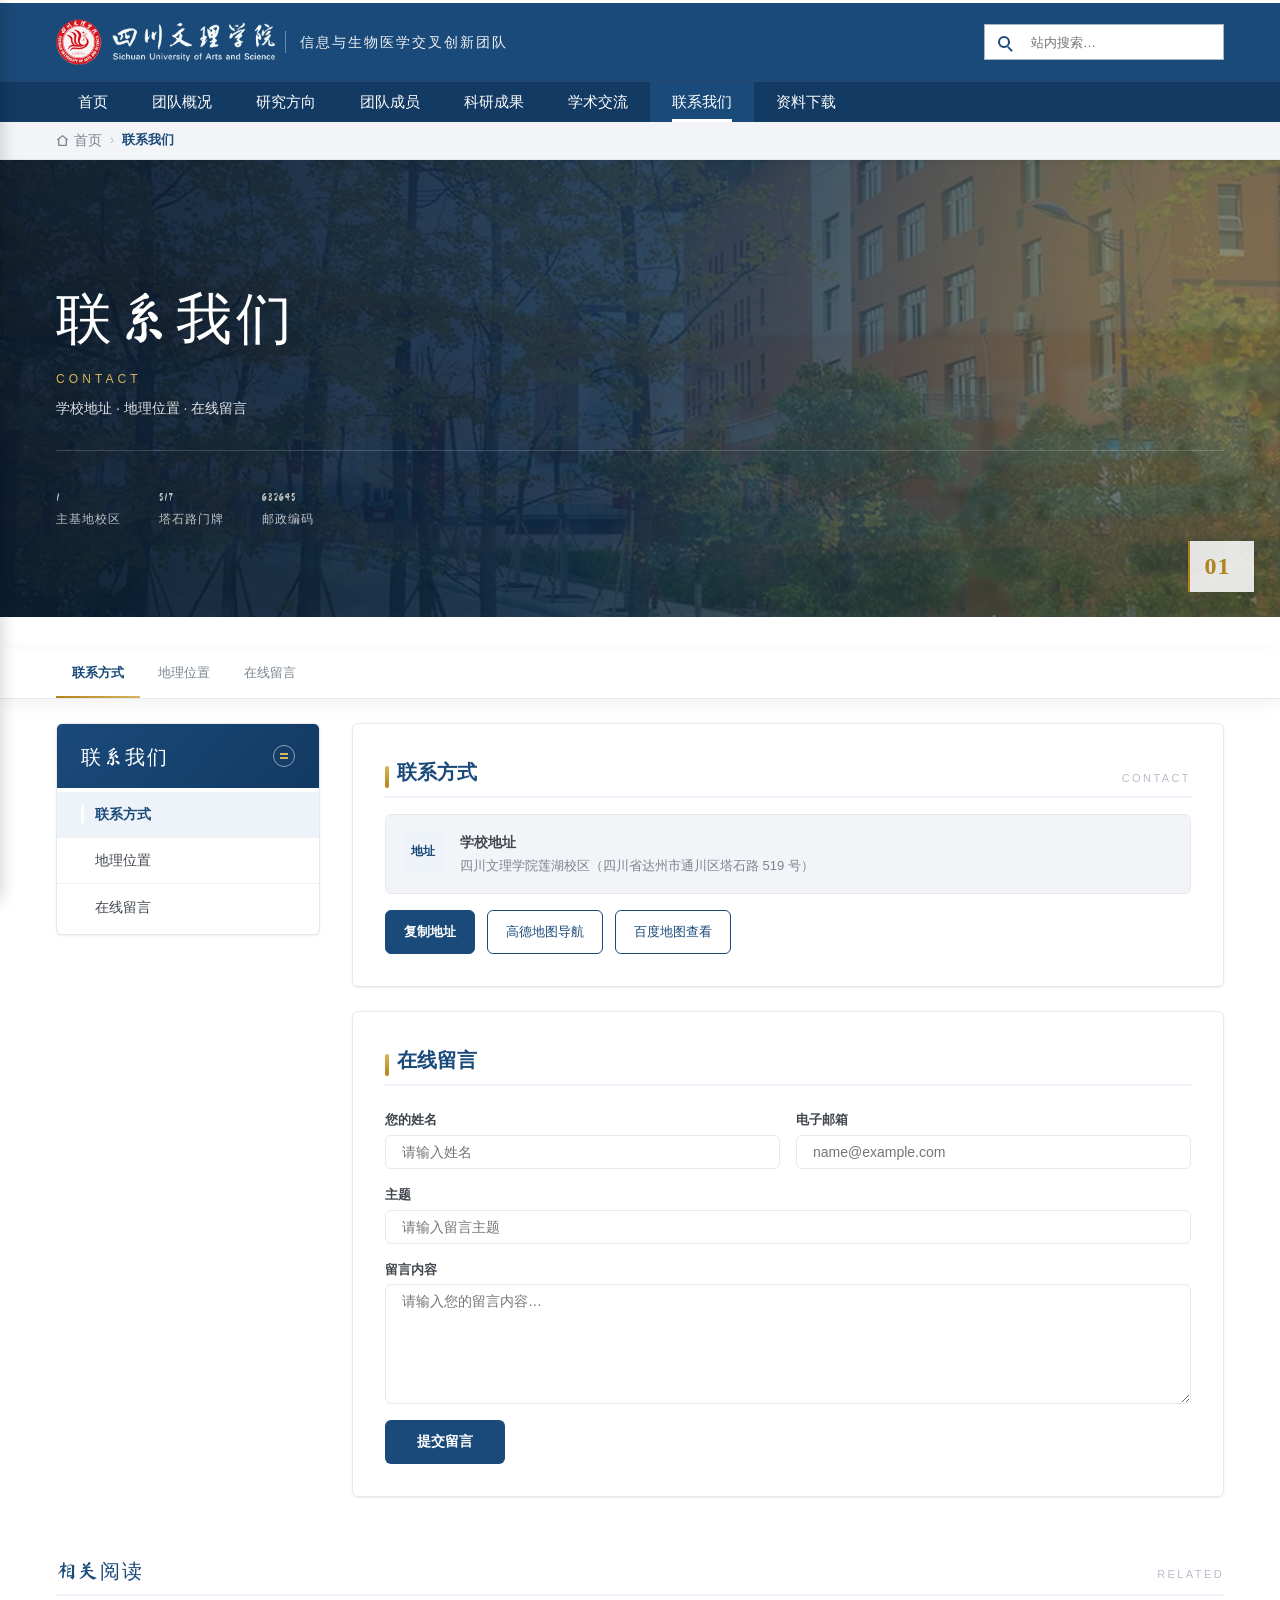
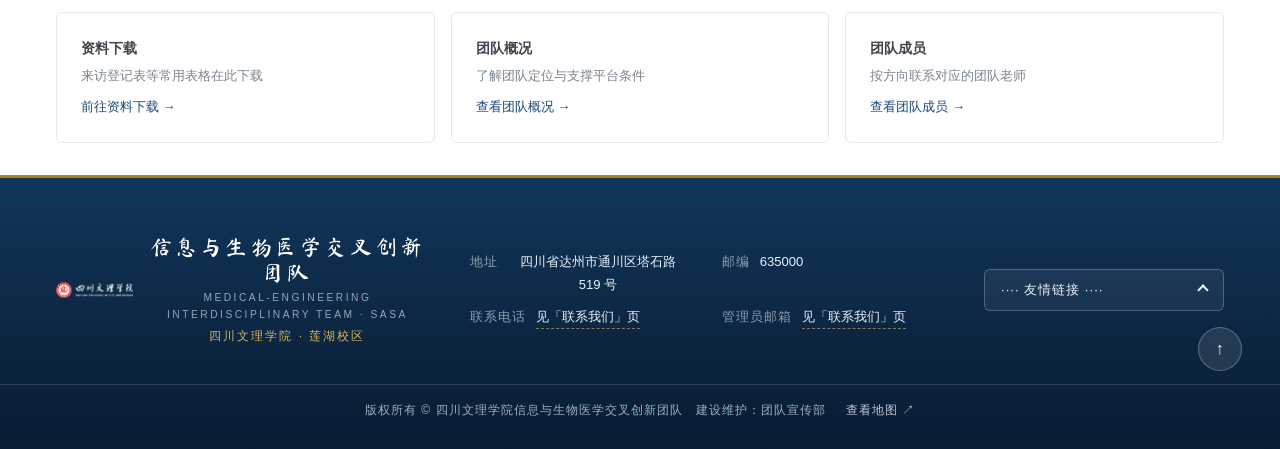
<file: contact.html>
<!DOCTYPE html>
<html lang="zh-CN">
<head>
  <meta charset="UTF-8" />
  <meta name="viewport" content="width=device-width, initial-scale=1.0" />
  <title>联系我们 - 四川文理学院信息与生物医学交叉创新团队</title>
  <meta name="description" content="四川文理学院信息与生物医学交叉创新团队联系我们，聚焦信息技术与生物医学交叉研究。" />
    <link rel="icon" type="image/png" href="assets/favicon.png" />

  <link rel="stylesheet" href="styles/main.css?v=202610171245" />
  <link rel="stylesheet" href="styles/animations.css?v=202610171245" />
</head>
<body>
    <div class="progress-rail" id="progressRail" aria-hidden="true"><span></span></div>
  <a class="skip-link" href="#main">跳到主要内容</a>

  <!-- 顶部 Header -->
  <header class="topbar">
    <div class="container topbar-inner">
      <div class="brand">
          <img class="brand-logo" src="assets/sasu-logo-white.png" alt="四川文理学院校徽与校名">
          <div class="brand-text">
            <span class="brand-sub">信息与生物医学交叉创新团队</span>
          </div>
        </div>
      <form class="search" role="search" action="#" method="get">
        <input class="search-input" type="search" name="q" placeholder="站内搜索…" aria-label="站内搜索" />
        <button class="search-btn" type="submit" aria-label="搜索"><span class="search-btn-icon" aria-hidden="true"></span></button>
      </form>
      <button class="hamburger" id="sidebarToggle" aria-label="打开导航菜单" aria-expanded="false" aria-controls="sidebar">
        <span class="hamburger-box" aria-hidden="true">
          <span class="hamburger-line"></span>
          <span class="hamburger-line"></span>
          <span class="hamburger-line"></span>
        </span>
      </button>
    </div>
  </header>

  <!-- 桌面端主导航 -->
  <nav class="navbar" aria-label="主导航">
    <div class="container navbar-inner">
      <ul class="nav-list" id="navList">
        <li class="nav-item"><a href="index.html">首页</a></li>
        <li class="nav-item"><a href="about.html">团队概况</a></li>
        <li class="nav-item"><a href="research.html">研究方向</a></li>
        <li class="nav-item"><a href="members.html">团队成员</a></li>
        <li class="nav-item"><a href="achievements.html">科研成果</a></li>
        <li class="nav-item"><a href="frontier.html">学术交流</a></li>
        <li class="nav-item active"><a href="contact.html">联系我们</a></li>
        <li class="nav-item"><a href="links.html">资料下载</a></li>
      </ul>
    </div>
  </nav>

  <!-- 移动端侧边抽屉导航 -->
  <div class="sidebar-overlay" id="sidebarOverlay" hidden></div>
  <aside class="sidebar" id="sidebar" aria-hidden="true">
    <div class="sidebar-head">
      <span class="sidebar-title">导航菜单</span>
      <button class="sidebar-close" id="sidebarClose" aria-label="关闭导航菜单">×</button>
    </div>
    <nav class="sidebar-nav" aria-label="移动端导航">
      <ul class="side-menu">
        <li class="side-item"><a href="index.html">首页</a></li>
        <li class="side-item">
          <div class="side-link">
            <a href="about.html">团队概况</a>
            <button class="side-toggle" type="button" aria-expanded="false" aria-label="展开团队概况子菜单">+</button>
          </div>
          <ul class="side-sub">
            <li><a href="about.html">团队简介</a></li>
            <li><a href="about.html">组织架构</a></li>
          </ul>
        </li>
        <li class="side-item">
          <div class="side-link">
            <a href="research.html">研究方向</a>
            <button class="side-toggle" type="button" aria-expanded="false" aria-label="展开研究方向子菜单">+</button>
          </div>
          <ul class="side-sub">
            <li><a href="research.html#dir1">疾病分子机制解析与诊疗靶标发现</a></li>
            <li><a href="research.html#dir2">医学与农业生物信息学</a></li>
            <li><a href="research.html#dir3">干细胞与生物医学材料转化医学</a></li>
          </ul>
        </li>
        <li class="side-item">
          <div class="side-link">
            <a href="members.html">团队成员</a>
            <button class="side-toggle" type="button" aria-expanded="false" aria-label="展开团队成员子菜单">+</button>
          </div>
          <ul class="side-sub">
            <li><a href="members.html">学术带头人</a></li>
            <li><a href="members.html">科研骨干</a></li>
            <li><a href="members.html">在读研究生</a></li>
          </ul>
        </li>
        <li class="side-item">
          <div class="side-link">
            <a href="achievements.html">科研成果</a>
            <button class="side-toggle" type="button" aria-expanded="false" aria-label="展开科研成果子菜单">+</button>
          </div>
          <ul class="side-sub">
            <li><a href="achievements.html">代表论文</a></li>
            <li><a href="achievements.html">科研项目</a></li>
            <li><a href="achievements.html">专利软著</a></li>
          </ul>
        </li>
        <li class="side-item">
          <div class="side-link">
            <a href="frontier.html">学术交流</a>
            <button class="side-toggle" type="button" aria-expanded="false" aria-label="展开学术交流子菜单">+</button>
          </div>
          <ul class="side-sub">
            <li><a href="frontier.html">学术报告</a></li>
            <li><a href="frontier.html">会议交流</a></li>
            <li><a href="frontier.html">合作访问</a></li>
          </ul>
        </li>
        <li class="side-item active">
          <div class="side-link">
            <a href="contact.html">联系我们</a>
            <button class="side-toggle" type="button" aria-expanded="false" aria-label="展开联系我们子菜单">+</button>
          </div>
          <ul class="side-sub">
            <li><a href="contact.html">联系方式</a></li>
          </ul>
        </li>
        <li class="side-item">
          <div class="side-link">
            <a href="links.html">资料下载</a>
            <button class="side-toggle" type="button" aria-expanded="false" aria-label="展开资料下载子菜单">+</button>
          </div>
          <ul class="side-sub">
            <li><a href="links.html">常用表格</a></li>
            <li><a href="links.html">申报材料</a></li>
          </ul>
        </li>
      </ul>
    </nav>
    <form class="sidebar-search" role="search" action="#" method="get">
      <span class="site-icon" aria-hidden="true"></span>
      <input class="search-input" type="search" name="q" placeholder="站内搜索…" aria-label="站内搜索" />
    </form>
  </aside>

  <!-- 面包屑导航 -->
  <nav class="breadcrumb" aria-label="面包屑导航">
    <div class="container breadcrumb-inner">
      <a href="index.html" class="crumb crumb-home"><svg viewBox="0 0 24 24" width="13" height="13" fill="none" stroke="currentColor" stroke-width="2.4" stroke-linecap="round" stroke-linejoin="round" aria-hidden="true"><path d="M3 10.5L12 3l9 7.5"/><path d="M5 9.5V21h14V9.5"/></svg> 首页</a>
      <span class="crumb-sep" aria-hidden="true">›</span>
      <a href="contact.html" class="crumb active" aria-current="page">联系我们</a>
    </div>
  </nav>

  <main id="main">
    <!-- 页面标题区 -->
    <section class="page-hero is-v2">
      <div class="hero-bg" aria-hidden="true"><img src="assets/banner/b8.jpg" alt="" /></div>
      <div class="hero-glow" aria-hidden="true"></div>
      <div class="hero-veil" aria-hidden="true"></div>
      <div class="container hero-inner">
        <h1 class="page-title">联系我们</h1>
        <p class="page-en">CONTACT</p>
        <p class="page-sub">学校地址 · 地理位置 · 在线留言</p>
        <div class="hero-stats">
          <div class="hero-stat"><b><span data-count="1">1</span></b><span>主基地校区</span></div>
          <div class="hero-stat"><b><span data-count="519">519</span></b><span>塔石路门牌</span></div>
          <div class="hero-stat"><b><span data-count="635000">635000</span></b><span>邮政编码</span></div>
        </div>
      </div>
    </section>
    <nav class="sub-navbar" aria-label="本页栏目导航">
      <div class="container sub-navbar-inner">
          <a class="sub-nav-link is-act" href="#info">联系方式</a>
          <a class="sub-nav-link" href="#map">地理位置</a>
          <a class="sub-nav-link" href="#msg">在线留言</a>
        <span class="sub-nav-ink" aria-hidden="true"></span>
      </div>
    </nav>

    <!-- 二级布局：左侧栏目导航 + 右侧内容 -->
    <div class="container">
      <div class="sub-layout">
      <aside class="sub-side">
        <div class="sub-side-head"><b>联系我们</b><i aria-hidden="true"></i></div>
        <ul class="sub-menu">
          <li class="sub-menu-item"><a href="contact.html#info" class="active">联系方式</a></li>
          <li class="sub-menu-item"><a href="contact.html#map">地理位置</a></li>
          <li class="sub-menu-item"><a href="contact.html#msg">在线留言</a></li>
        </ul>
      </aside>
        <div class="sub-main">
<div class="content-card" id="info">
          <h2 class="content-title">联系方式<span class="content-title-en">CONTACT</span></h2>
          <div class="contact-grid contact-grid-single">
            <div class="contact-item">
              <span class="dl-icon" aria-hidden="true">地址</span>
              <div><h4>学校地址</h4><p>四川文理学院莲湖校区（四川省达州市通川区塔石路 519 号）</p></div>
            </div>
          </div>
          <div class="map-card" id="map">
            <iframe class="map-frame"
                    title="四川文理学院莲湖校区地图"
                    src="https://www.openstreetmap.org/export/embed.html?bbox=107.4850%2C31.2080%2C107.5150%2C31.2260&amp;layer=mapnik&amp;marker=31.2167%2C107.5000"
                    loading="lazy"
                    referrerpolicy="no-referrer-when-downgrade"></iframe>
            <div class="map-info">
              <span class="map-pin" aria-hidden="true"></span>
              <div class="map-text">
                <strong>四川文理学院 · 莲湖校区</strong>
                <span>四川省达州市通川区塔石路 519 号</span>
              </div>
            </div>
          </div>
          <div class="contact-actions">
            <button class="action-btn action-btn-solid" id="copyAddrBtn" type="button" data-addr="四川文理学院莲湖校区（四川省达州市通川区塔石路519号）">复制地址</button>
            <a class="action-btn" href="https://uri.amap.com/marker?position=107.5000,31.2167&amp;name=%E5%9B%9B%E5%B7%9D%E6%96%87%E7%90%86%E5%AD%A6%E9%99%A2%E8%8E%B2%E6%B9%96%E6%A0%A1%E5%8C%BA" target="_blank" rel="noopener noreferrer">高德地图导航</a>
            <a class="action-btn" href="https://api.map.baidu.com/marker?location=31.2167,107.5000&amp;title=%E5%9B%9B%E5%B7%9D%E6%96%87%E7%90%86%E5%AD%A6%E9%99%A2%E8%8E%B2%E6%B9%96%E6%A0%A1%E5%8C%BA&amp;content=%E5%9B%9B%E5%B7%9D%E7%9C%81%E8%BE%BE%E5%B7%9E%E5%B8%82%E9%80%9A%E5%B7%9D%E5%8C%BA%E5%A1%94%E7%9F%B3%E8%B7%AF519%E5%8F%B7&amp;output=html&amp;coord_type=gcj02&amp;src=team-site" target="_blank" rel="noopener noreferrer">百度地图查看</a>
          </div>
        </div>
        <div class="content-card" id="msg">
          <h2 class="content-title">在线留言</h2>
          <form class="contact-form" action="#" method="post">
            <div class="form-row">
              <div class="form-field">
                <label for="f-name">您的姓名</label>
                <input class="form-input" id="f-name" name="name" type="text" placeholder="请输入姓名" required>
              </div>
              <div class="form-field">
                <label for="f-mail">电子邮箱</label>
                <input class="form-input" id="f-mail" name="email" type="email" placeholder="name@example.com" required>
              </div>
            </div>
            <div class="form-field">
              <label for="f-subject">主题</label>
              <input class="form-input" id="f-subject" name="subject" type="text" placeholder="请输入留言主题">
            </div>
            <div class="form-field">
              <label for="f-content">留言内容</label>
              <textarea class="form-textarea" id="f-content" name="content" placeholder="请输入您的留言内容…" required></textarea>
            </div>
            <button class="form-btn" type="submit">提交留言</button>
          </form>
        </div>
        </div>
      </div>
    </div>
    <div class="container">
      <section class="sub-rel">
        <div class="sub-rel-head"><h3>相关阅读</h3><span>RELATED</span></div>
        <div class="sub-rel-grid">
          <a class="sub-rel-card" href="links.html"><b>资料下载</b><span>来访登记表等常用表格在此下载</span><em>前往资料下载 &rarr;</em></a>
          <a class="sub-rel-card" href="about.html"><b>团队概况</b><span>了解团队定位与支撑平台条件</span><em>查看团队概况 &rarr;</em></a>
          <a class="sub-rel-card" href="members.html"><b>团队成员</b><span>按方向联系对应的团队老师</span><em>查看团队成员 &rarr;</em></a>
        </div>
      </section>
    </div>
  </main>

  <!-- 页脚 -->
<footer class="footer sdu-footer" id="footer">
    <div class="container sdu-top-row">
      <div class="sdu-brand">
        <img class="sdu-logo" src="assets/sasu-logo-white.png" alt="四川文理学院校徽与校名" loading="lazy" />
        <div class="sdu-brand-text">
          <span class="sdu-name">信息与生物医学交叉创新团队</span>
          <span class="sdu-name-en">MEDICAL-ENGINEERING INTERDISCIPLINARY TEAM&nbsp;·&nbsp;SASA</span>
          <span class="sdu-name-sub">四川文理学院 &middot; 莲湖校区</span>
        </div>
      </div>

      <ul class="sdu-info">
        <li><b>地址</b><span>四川省达州市通川区塔石路 519 号</span></li>
        <li><b>邮编</b><span>635000</span></li>
        <li><b>联系电话</b><a href="contact.html">见「联系我们」页</a></li>
        <li><b>管理员邮箱</b><a href="contact.html">见「联系我们」页</a></li>
      </ul>

      <div class="sdu-links" id="sduLinks">
        <button type="button" class="sdu-links-btn" id="sduLinksBtn" aria-expanded="false" aria-controls="sduLinksPanel">
          <span>&middot;&middot;&middot;&middot; 友情链接 &middot;&middot;&middot;&middot;</span>
          <i aria-hidden="true"></i>
        </button>
        <ul class="sdu-links-panel" id="sduLinksPanel">
          <li><a href="about.html">团队简介</a></li>
          <li><a href="research.html">科学研究</a></li>
          <li><a href="members.html">团队阵容</a></li>
          <li><a href="achievements.html">成果一览</a></li>
          <li><a href="links.html">资料与常用链接</a></li>
          <li><a href="contact.html">联系我们</a></li>
        </ul>
      </div>
    </div>

    <div class="sdu-bottom">
      <p>版权所有 &copy; 四川文理学院信息与生物医学交叉创新团队　建设维护：团队宣传部</p>
      <a class="footer-map-link" href="https://uri.amap.com/marker?position=107.5000,31.2167&amp;name=%E5%9B%9B%E5%B7%9D%E6%96%87%E7%90%86%E5%AD%A6%E9%99%A2%E8%8E%B2%E6%B9%96%E6%A0%A1%E5%8C%BA" target="_blank" rel="noopener noreferrer">查看地图 &nearr;</a>
    </div>

    <button type="button" class="sdu-top-btn" id="toTop" aria-label="回到顶部">
      <span aria-hidden="true">&uarr;</span>
    </button>
  </footer>

  <script src="scripts/main.js?v=202610171245"></script>
  <script src="scripts/animations.js?v=202610171245"></script>
</body>
</html>
</file>
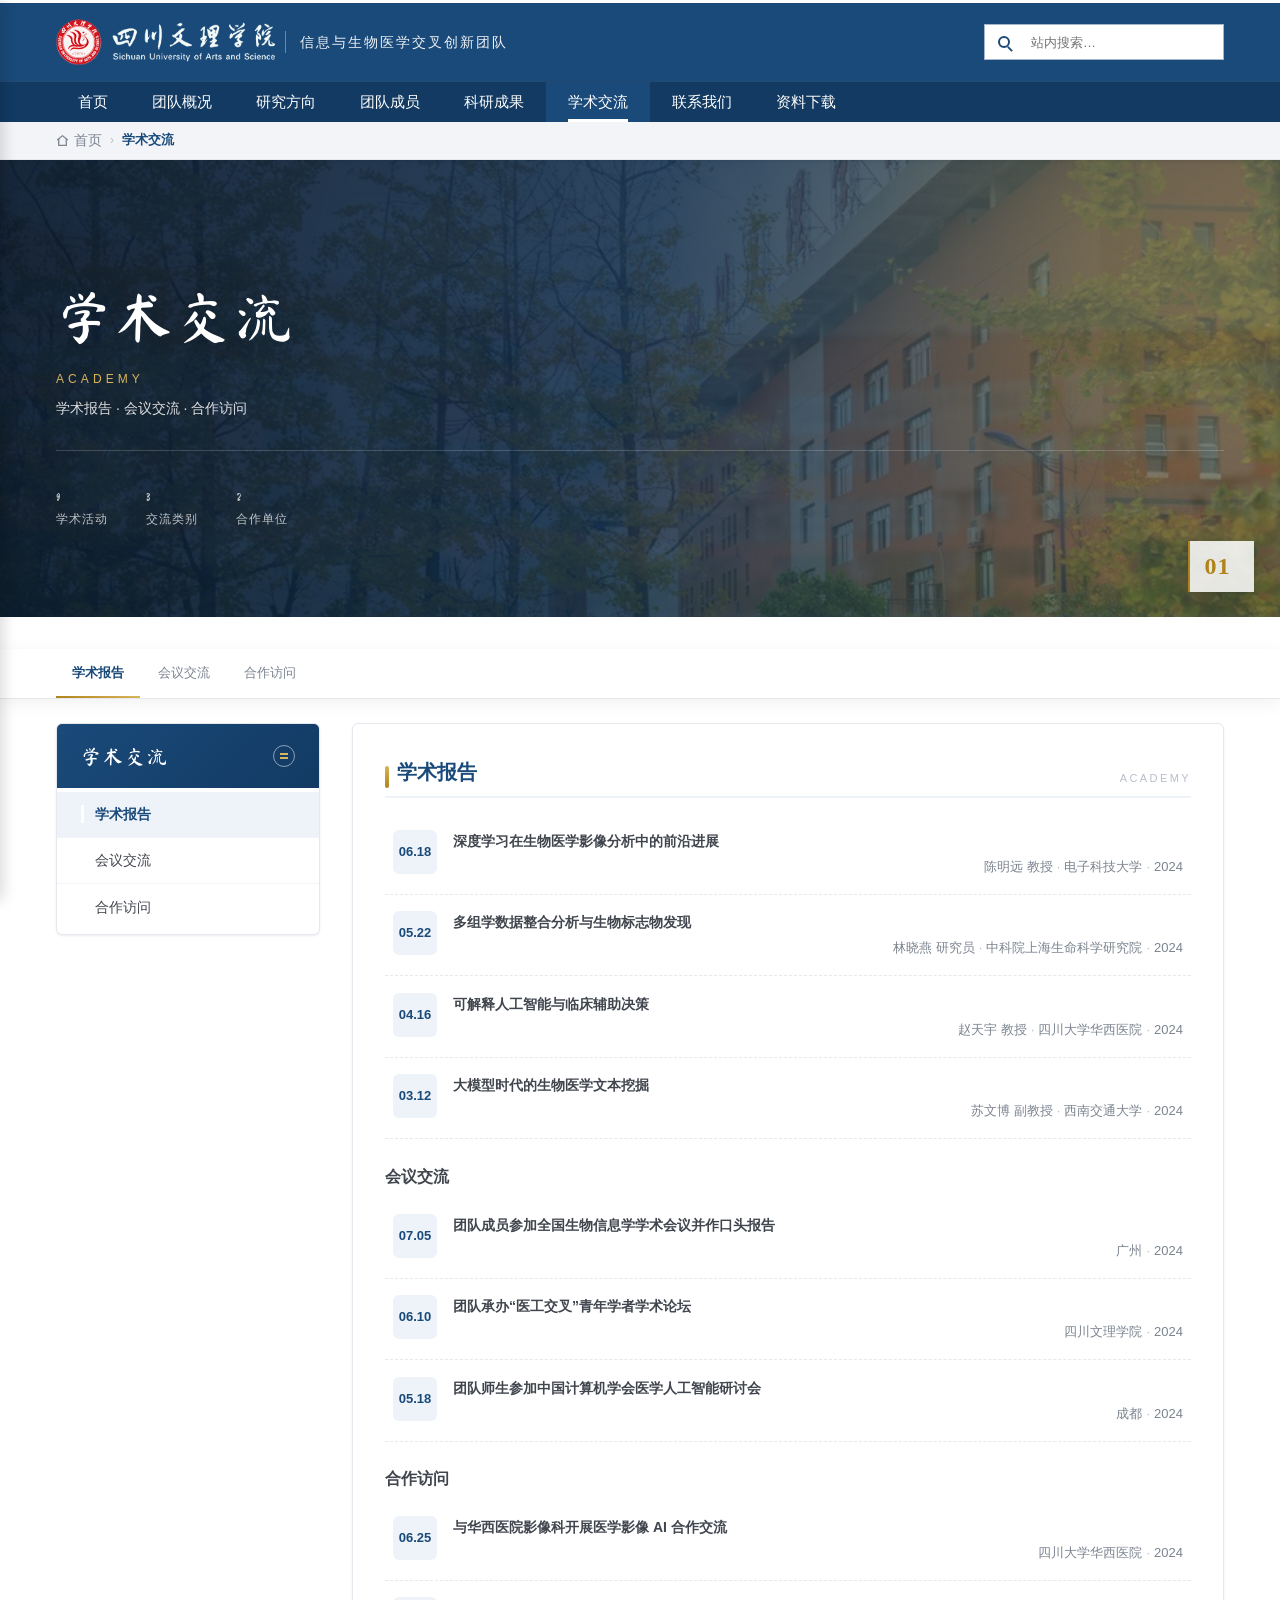
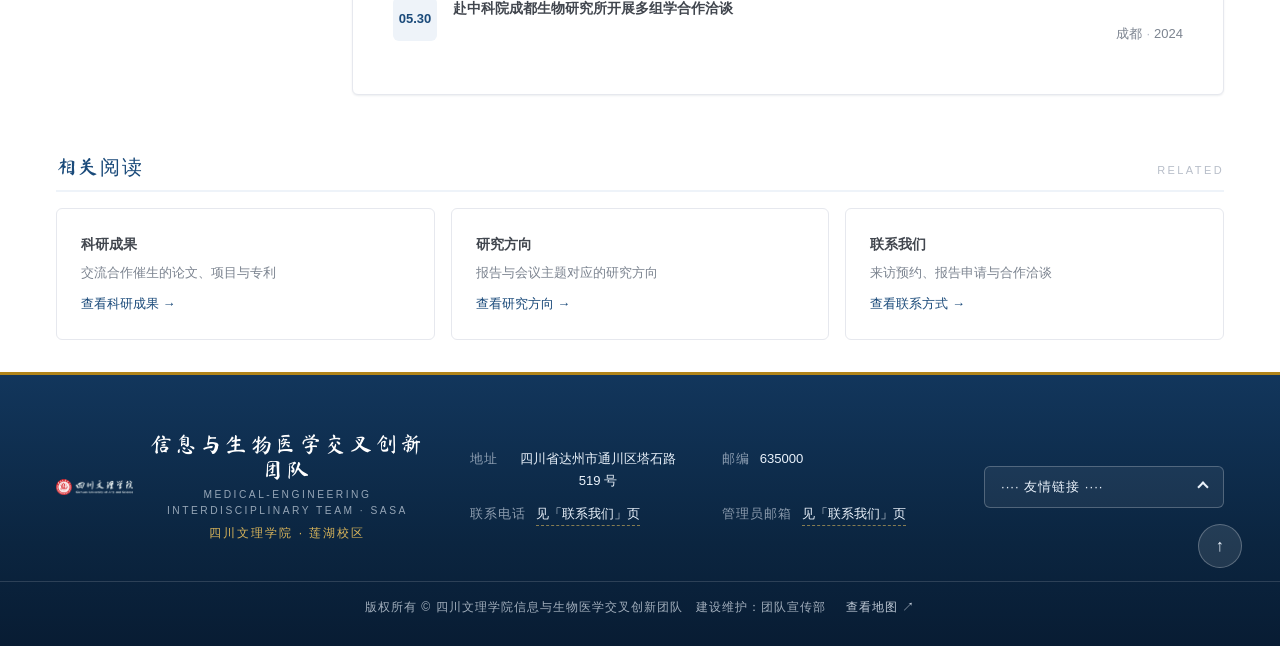
<file: frontier.html>
<!DOCTYPE html>
<html lang="zh-CN">
<head>
  <meta charset="UTF-8" />
  <meta name="viewport" content="width=device-width, initial-scale=1.0" />
  <title>学术交流 - 四川文理学院信息与生物医学交叉创新团队</title>
  <meta name="description" content="四川文理学院信息与生物医学交叉创新团队学术交流，聚焦信息技术与生物医学交叉研究。" />
    <link rel="icon" type="image/png" href="assets/favicon.png" />

  <link rel="stylesheet" href="styles/main.css?v=202610171245" />
  <link rel="stylesheet" href="styles/animations.css?v=202610171245" />
</head>
<body>
    <div class="progress-rail" id="progressRail" aria-hidden="true"><span></span></div>
  <a class="skip-link" href="#main">跳到主要内容</a>

  <!-- 顶部 Header -->
  <header class="topbar">
    <div class="container topbar-inner">
      <div class="brand">
          <img class="brand-logo" src="assets/sasu-logo-white.png" alt="四川文理学院校徽与校名">
          <div class="brand-text">
            <span class="brand-sub">信息与生物医学交叉创新团队</span>
          </div>
        </div>
      <form class="search" role="search" action="#" method="get">
        <input class="search-input" type="search" name="q" placeholder="站内搜索…" aria-label="站内搜索" />
        <button class="search-btn" type="submit" aria-label="搜索"><span class="search-btn-icon" aria-hidden="true"></span></button>
      </form>
      <button class="hamburger" id="sidebarToggle" aria-label="打开导航菜单" aria-expanded="false" aria-controls="sidebar">
        <span class="hamburger-box" aria-hidden="true">
          <span class="hamburger-line"></span>
          <span class="hamburger-line"></span>
          <span class="hamburger-line"></span>
        </span>
      </button>
    </div>
  </header>

  <!-- 桌面端主导航 -->
  <nav class="navbar" aria-label="主导航">
    <div class="container navbar-inner">
      <ul class="nav-list" id="navList">
        <li class="nav-item"><a href="index.html">首页</a></li>
        <li class="nav-item"><a href="about.html">团队概况</a></li>
        <li class="nav-item"><a href="research.html">研究方向</a></li>
        <li class="nav-item"><a href="members.html">团队成员</a></li>
        <li class="nav-item"><a href="achievements.html">科研成果</a></li>
        <li class="nav-item active"><a href="frontier.html">学术交流</a></li>
        <li class="nav-item"><a href="contact.html">联系我们</a></li>
        <li class="nav-item"><a href="links.html">资料下载</a></li>
      </ul>
    </div>
  </nav>

  <!-- 移动端侧边抽屉导航 -->
  <div class="sidebar-overlay" id="sidebarOverlay" hidden></div>
  <aside class="sidebar" id="sidebar" aria-hidden="true">
    <div class="sidebar-head">
      <span class="sidebar-title">导航菜单</span>
      <button class="sidebar-close" id="sidebarClose" aria-label="关闭导航菜单">×</button>
    </div>
    <nav class="sidebar-nav" aria-label="移动端导航">
      <ul class="side-menu">
        <li class="side-item"><a href="index.html">首页</a></li>
        <li class="side-item">
          <div class="side-link">
            <a href="about.html">团队概况</a>
            <button class="side-toggle" type="button" aria-expanded="false" aria-label="展开团队概况子菜单">+</button>
          </div>
          <ul class="side-sub">
            <li><a href="about.html">团队简介</a></li>
            <li><a href="about.html">组织架构</a></li>
          </ul>
        </li>
        <li class="side-item">
          <div class="side-link">
            <a href="research.html">研究方向</a>
            <button class="side-toggle" type="button" aria-expanded="false" aria-label="展开研究方向子菜单">+</button>
          </div>
          <ul class="side-sub">
            <li><a href="research.html#dir1">疾病分子机制解析与诊疗靶标发现</a></li>
            <li><a href="research.html#dir2">医学与农业生物信息学</a></li>
            <li><a href="research.html#dir3">干细胞与生物医学材料转化医学</a></li>
          </ul>
        </li>
        <li class="side-item">
          <div class="side-link">
            <a href="members.html">团队成员</a>
            <button class="side-toggle" type="button" aria-expanded="false" aria-label="展开团队成员子菜单">+</button>
          </div>
          <ul class="side-sub">
            <li><a href="members.html">学术带头人</a></li>
            <li><a href="members.html">科研骨干</a></li>
            <li><a href="members.html">在读研究生</a></li>
          </ul>
        </li>
        <li class="side-item">
          <div class="side-link">
            <a href="achievements.html">科研成果</a>
            <button class="side-toggle" type="button" aria-expanded="false" aria-label="展开科研成果子菜单">+</button>
          </div>
          <ul class="side-sub">
            <li><a href="achievements.html">代表论文</a></li>
            <li><a href="achievements.html">科研项目</a></li>
            <li><a href="achievements.html">专利软著</a></li>
          </ul>
        </li>
        <li class="side-item active">
          <div class="side-link">
            <a href="frontier.html">学术交流</a>
            <button class="side-toggle" type="button" aria-expanded="false" aria-label="展开学术交流子菜单">+</button>
          </div>
          <ul class="side-sub">
            <li><a href="frontier.html">学术报告</a></li>
            <li><a href="frontier.html#meeting">会议交流</a></li>
            <li><a href="frontier.html#visit">合作访问</a></li>
          </ul>
        </li>
        <li class="side-item">
          <div class="side-link">
            <a href="contact.html">联系我们</a>
            <button class="side-toggle" type="button" aria-expanded="false" aria-label="展开联系我们子菜单">+</button>
          </div>
          <ul class="side-sub">
            <li><a href="contact.html">联系方式</a></li>
          </ul>
        </li>
        <li class="side-item">
          <div class="side-link">
            <a href="links.html">资料下载</a>
            <button class="side-toggle" type="button" aria-expanded="false" aria-label="展开资料下载子菜单">+</button>
          </div>
          <ul class="side-sub">
            <li><a href="links.html">常用表格</a></li>
            <li><a href="links.html">申报材料</a></li>
          </ul>
        </li>
      </ul>
    </nav>
    <form class="sidebar-search" role="search" action="#" method="get">
      <span class="site-icon" aria-hidden="true"></span>
      <input class="search-input" type="search" name="q" placeholder="站内搜索…" aria-label="站内搜索" />
    </form>
  </aside>

  <!-- 面包屑导航 -->
  <nav class="breadcrumb" aria-label="面包屑导航">
    <div class="container breadcrumb-inner">
      <a href="index.html" class="crumb crumb-home"><svg viewBox="0 0 24 24" width="13" height="13" fill="none" stroke="currentColor" stroke-width="2.4" stroke-linecap="round" stroke-linejoin="round" aria-hidden="true"><path d="M3 10.5L12 3l9 7.5"/><path d="M5 9.5V21h14V9.5"/></svg> 首页</a>
      <span class="crumb-sep" aria-hidden="true">›</span>
      <a href="frontier.html" class="crumb active" aria-current="page">学术交流</a>
    </div>
  </nav>

  <main id="main">
    <!-- 页面标题区 -->
    <section class="page-hero is-v2">
      <div class="hero-bg" aria-hidden="true"><img src="assets/banner/b6.jpg" alt="" /></div>
      <div class="hero-glow" aria-hidden="true"></div>
      <div class="hero-veil" aria-hidden="true"></div>
      <div class="container hero-inner">
        <h1 class="page-title">学术交流</h1>
        <p class="page-en">ACADEMY</p>
        <p class="page-sub">学术报告 · 会议交流 · 合作访问</p>
        <div class="hero-stats">
          <div class="hero-stat"><b><span data-count="9">9</span></b><span>学术活动</span></div>
          <div class="hero-stat"><b><span data-count="3">3</span></b><span>交流类别</span></div>
          <div class="hero-stat"><b><span data-count="2">2</span></b><span>合作单位</span></div>
        </div>
      </div>
    </section>
    <nav class="sub-navbar" aria-label="本页栏目导航">
      <div class="container sub-navbar-inner">
          <a class="sub-nav-link is-act" href="#report">学术报告</a>
          <a class="sub-nav-link" href="#meeting">会议交流</a>
          <a class="sub-nav-link" href="#visit">合作访问</a>
        <span class="sub-nav-ink" aria-hidden="true"></span>
      </div>
    </nav>

    <!-- 二级布局：左侧栏目导航 + 右侧内容 -->
    <div class="container">
      <div class="sub-layout">
      <aside class="sub-side">
        <div class="sub-side-head"><b>学术交流</b><i aria-hidden="true"></i></div>
        <ul class="sub-menu">
          <li class="sub-menu-item"><a href="frontier.html#report" class="active">学术报告</a></li>
          <li class="sub-menu-item"><a href="frontier.html#meeting">会议交流</a></li>
          <li class="sub-menu-item"><a href="frontier.html#visit">合作访问</a></li>
        </ul>
      </aside>
        <div class="sub-main">
<div class="content-card">
          <h2 class="content-title" id="report">学术报告<span class="content-title-en">ACADEMY</span></h2>
          <div class="list-item">
            <span class="list-badge">06.18</span>
            <div class="list-body">
              <h3 class="list-title"><a href="#">深度学习在生物医学影像分析中的前沿进展</a></h3>
              <p class="list-meta">陈明远 教授<span class='sep'>·</span>电子科技大学<span class='sep'>·</span>2024</p>
            </div>
          </div><div class="list-item">
            <span class="list-badge">05.22</span>
            <div class="list-body">
              <h3 class="list-title"><a href="#">多组学数据整合分析与生物标志物发现</a></h3>
              <p class="list-meta">林晓燕 研究员<span class='sep'>·</span>中科院上海生命科学研究院<span class='sep'>·</span>2024</p>
            </div>
          </div><div class="list-item">
            <span class="list-badge">04.16</span>
            <div class="list-body">
              <h3 class="list-title"><a href="#">可解释人工智能与临床辅助决策</a></h3>
              <p class="list-meta">赵天宇 教授<span class='sep'>·</span>四川大学华西医院<span class='sep'>·</span>2024</p>
            </div>
          </div><div class="list-item">
            <span class="list-badge">03.12</span>
            <div class="list-body">
              <h3 class="list-title"><a href="#">大模型时代的生物医学文本挖掘</a></h3>
              <p class="list-meta">苏文博 副教授<span class='sep'>·</span>西南交通大学<span class='sep'>·</span>2024</p>
            </div>
          </div>
          <h3 class="content-sub" id="meeting">会议交流</h3>
          <div class="list-item">
            <span class="list-badge">07.05</span>
            <div class="list-body">
              <h3 class="list-title"><a href="#">团队成员参加全国生物信息学学术会议并作口头报告</a></h3>
              <p class="list-meta">广州<span class='sep'>·</span>2024</p>
            </div>
          </div><div class="list-item">
            <span class="list-badge">06.10</span>
            <div class="list-body">
              <h3 class="list-title"><a href="#">团队承办“医工交叉”青年学者学术论坛</a></h3>
              <p class="list-meta">四川文理学院<span class='sep'>·</span>2024</p>
            </div>
          </div><div class="list-item">
            <span class="list-badge">05.18</span>
            <div class="list-body">
              <h3 class="list-title"><a href="#">团队师生参加中国计算机学会医学人工智能研讨会</a></h3>
              <p class="list-meta">成都<span class='sep'>·</span>2024</p>
            </div>
          </div>
          <h3 class="content-sub" id="visit">合作访问</h3>
          <div class="list-item">
            <span class="list-badge">06.25</span>
            <div class="list-body">
              <h3 class="list-title"><a href="#">与华西医院影像科开展医学影像 AI 合作交流</a></h3>
              <p class="list-meta">四川大学华西医院<span class='sep'>·</span>2024</p>
            </div>
          </div><div class="list-item">
            <span class="list-badge">05.30</span>
            <div class="list-body">
              <h3 class="list-title"><a href="#">赴中科院成都生物研究所开展多组学合作洽谈</a></h3>
              <p class="list-meta">成都<span class='sep'>·</span>2024</p>
            </div>
          </div>
        </div>
        </div>
      </div>
    </div>
    <div class="container">
      <section class="sub-rel">
        <div class="sub-rel-head"><h3>相关阅读</h3><span>RELATED</span></div>
        <div class="sub-rel-grid">
          <a class="sub-rel-card" href="achievements.html"><b>科研成果</b><span>交流合作催生的论文、项目与专利</span><em>查看科研成果 &rarr;</em></a>
          <a class="sub-rel-card" href="research.html"><b>研究方向</b><span>报告与会议主题对应的研究方向</span><em>查看研究方向 &rarr;</em></a>
          <a class="sub-rel-card" href="contact.html"><b>联系我们</b><span>来访预约、报告申请与合作洽谈</span><em>查看联系方式 &rarr;</em></a>
        </div>
      </section>
    </div>
  </main>

  <!-- 页脚 -->
<footer class="footer sdu-footer" id="footer">
    <div class="container sdu-top-row">
      <div class="sdu-brand">
        <img class="sdu-logo" src="assets/sasu-logo-white.png" alt="四川文理学院校徽与校名" loading="lazy" />
        <div class="sdu-brand-text">
          <span class="sdu-name">信息与生物医学交叉创新团队</span>
          <span class="sdu-name-en">MEDICAL-ENGINEERING INTERDISCIPLINARY TEAM&nbsp;·&nbsp;SASA</span>
          <span class="sdu-name-sub">四川文理学院 &middot; 莲湖校区</span>
        </div>
      </div>

      <ul class="sdu-info">
        <li><b>地址</b><span>四川省达州市通川区塔石路 519 号</span></li>
        <li><b>邮编</b><span>635000</span></li>
        <li><b>联系电话</b><a href="contact.html">见「联系我们」页</a></li>
        <li><b>管理员邮箱</b><a href="contact.html">见「联系我们」页</a></li>
      </ul>

      <div class="sdu-links" id="sduLinks">
        <button type="button" class="sdu-links-btn" id="sduLinksBtn" aria-expanded="false" aria-controls="sduLinksPanel">
          <span>&middot;&middot;&middot;&middot; 友情链接 &middot;&middot;&middot;&middot;</span>
          <i aria-hidden="true"></i>
        </button>
        <ul class="sdu-links-panel" id="sduLinksPanel">
          <li><a href="about.html">团队简介</a></li>
          <li><a href="research.html">科学研究</a></li>
          <li><a href="members.html">团队阵容</a></li>
          <li><a href="achievements.html">成果一览</a></li>
          <li><a href="links.html">资料与常用链接</a></li>
          <li><a href="contact.html">联系我们</a></li>
        </ul>
      </div>
    </div>

    <div class="sdu-bottom">
      <p>版权所有 &copy; 四川文理学院信息与生物医学交叉创新团队　建设维护：团队宣传部</p>
      <a class="footer-map-link" href="https://uri.amap.com/marker?position=107.5000,31.2167&amp;name=%E5%9B%9B%E5%B7%9D%E6%96%87%E7%90%86%E5%AD%A6%E9%99%A2%E8%8E%B2%E6%B9%96%E6%A0%A1%E5%8C%BA" target="_blank" rel="noopener noreferrer">查看地图 &nearr;</a>
    </div>

    <button type="button" class="sdu-top-btn" id="toTop" aria-label="回到顶部">
      <span aria-hidden="true">&uarr;</span>
    </button>
  </footer>

  <script src="scripts/main.js?v=202610171245"></script>
  <script src="scripts/animations.js?v=202610171245"></script>
</body>
</html>
</file>
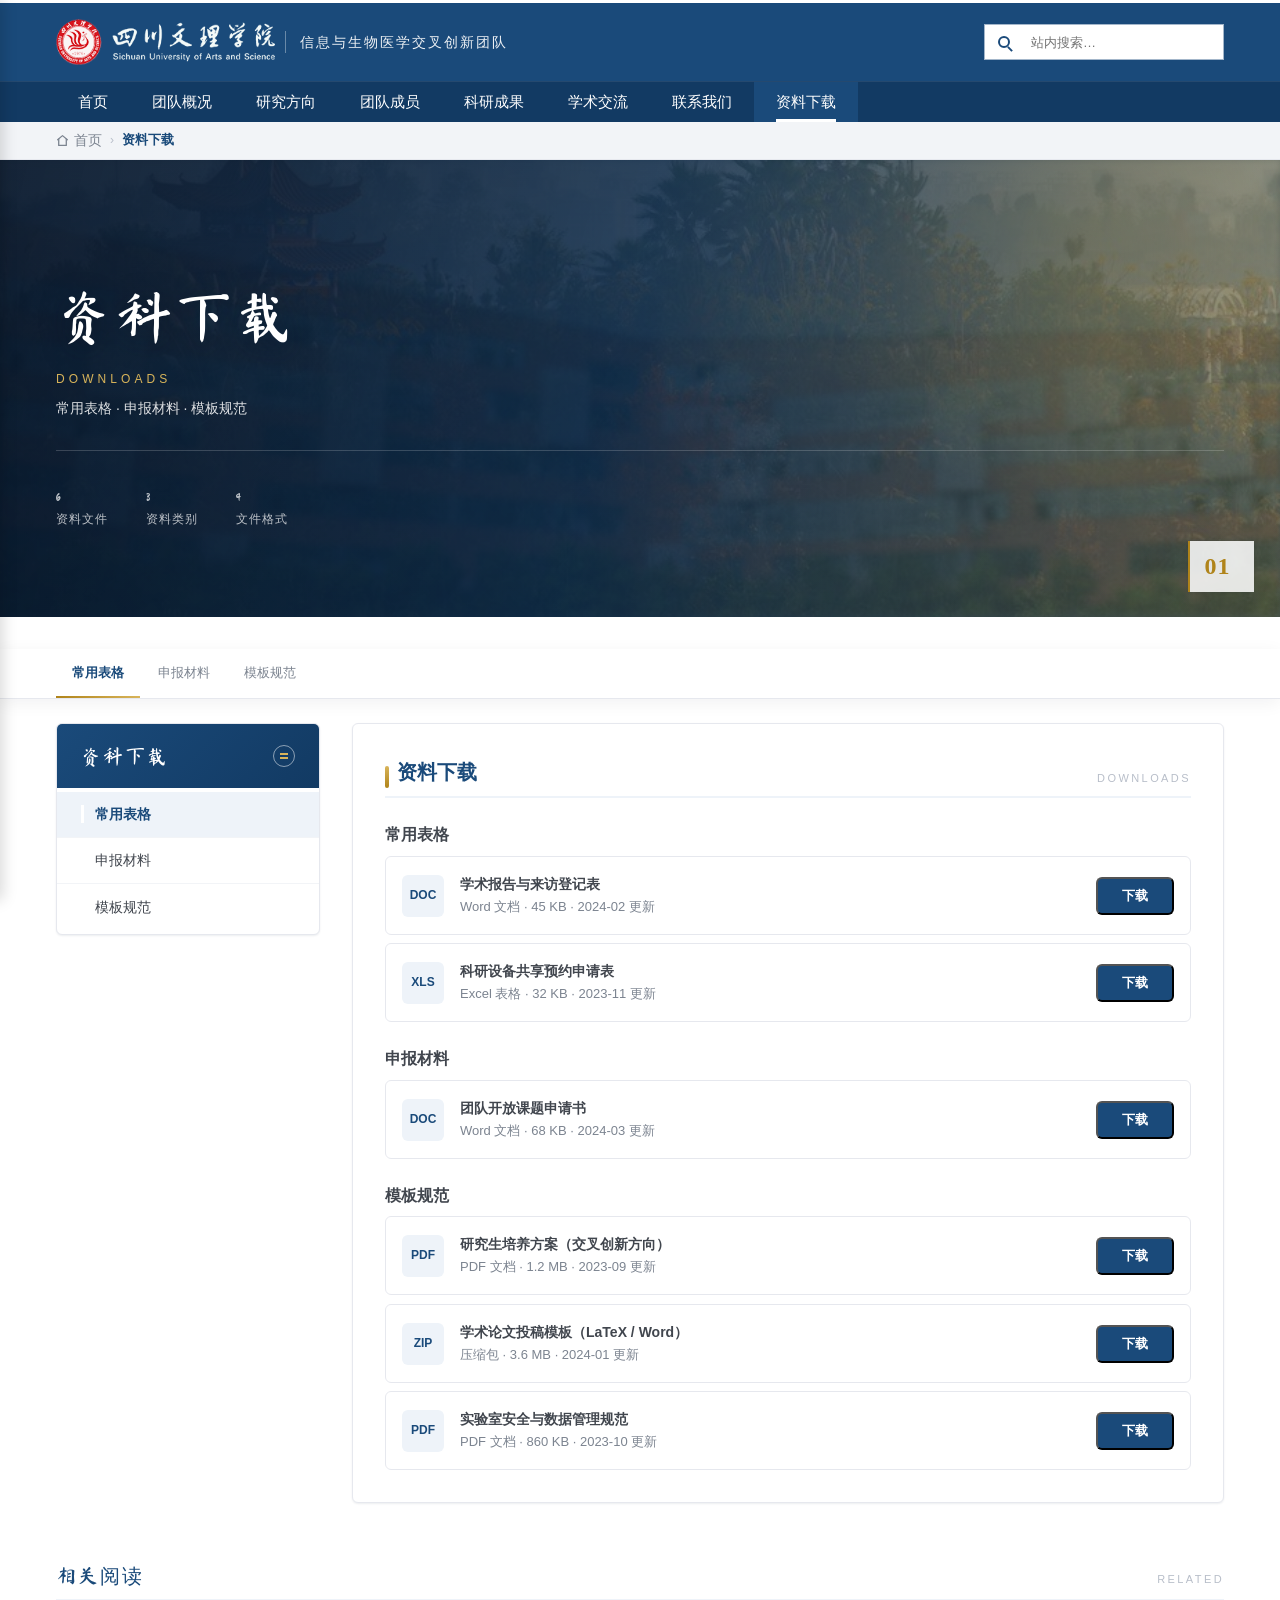
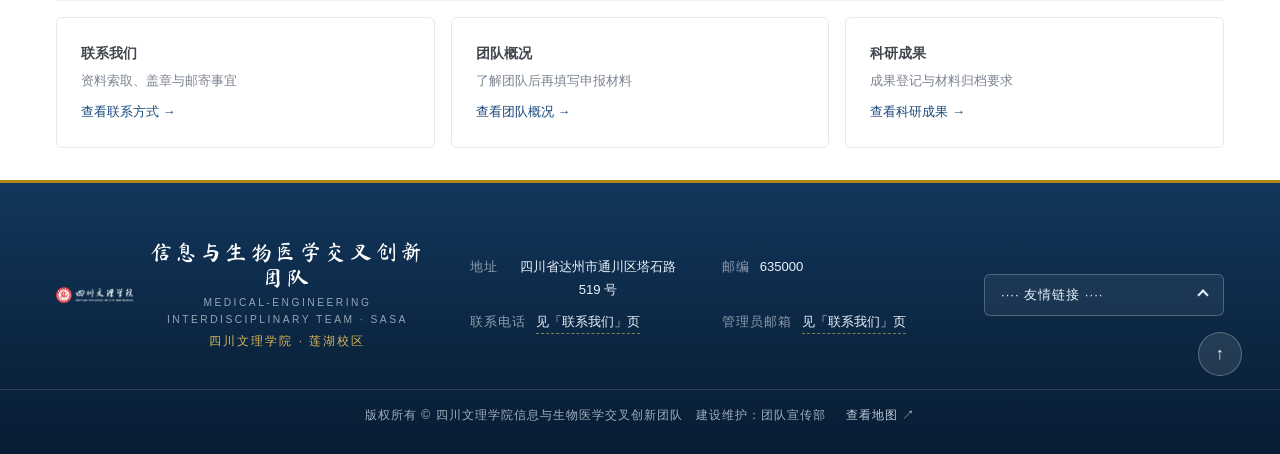
<file: links.html>
<!DOCTYPE html>
<html lang="zh-CN">
<head>
  <meta charset="UTF-8" />
  <meta name="viewport" content="width=device-width, initial-scale=1.0" />
  <title>资料下载 - 四川文理学院信息与生物医学交叉创新团队</title>
  <meta name="description" content="四川文理学院信息与生物医学交叉创新团队资料下载，聚焦信息技术与生物医学交叉研究。" />
    <link rel="icon" type="image/png" href="assets/favicon.png" />

  <link rel="stylesheet" href="styles/main.css?v=202610171245" />
  <link rel="stylesheet" href="styles/animations.css?v=202610171245" />
</head>
<body>
    <div class="progress-rail" id="progressRail" aria-hidden="true"><span></span></div>
  <a class="skip-link" href="#main">跳到主要内容</a>

  <!-- 顶部 Header -->
  <header class="topbar">
    <div class="container topbar-inner">
      <div class="brand">
          <img class="brand-logo" src="assets/sasu-logo-white.png" alt="四川文理学院校徽与校名">
          <div class="brand-text">
            <span class="brand-sub">信息与生物医学交叉创新团队</span>
          </div>
        </div>
      <form class="search" role="search" action="#" method="get">
        <input class="search-input" type="search" name="q" placeholder="站内搜索…" aria-label="站内搜索" />
        <button class="search-btn" type="submit" aria-label="搜索"><span class="search-btn-icon" aria-hidden="true"></span></button>
      </form>
      <button class="hamburger" id="sidebarToggle" aria-label="打开导航菜单" aria-expanded="false" aria-controls="sidebar">
        <span class="hamburger-box" aria-hidden="true">
          <span class="hamburger-line"></span>
          <span class="hamburger-line"></span>
          <span class="hamburger-line"></span>
        </span>
      </button>
    </div>
  </header>

  <!-- 桌面端主导航 -->
  <nav class="navbar" aria-label="主导航">
    <div class="container navbar-inner">
      <ul class="nav-list" id="navList">
        <li class="nav-item"><a href="index.html">首页</a></li>
        <li class="nav-item"><a href="about.html">团队概况</a></li>
        <li class="nav-item"><a href="research.html">研究方向</a></li>
        <li class="nav-item"><a href="members.html">团队成员</a></li>
        <li class="nav-item"><a href="achievements.html">科研成果</a></li>
        <li class="nav-item"><a href="frontier.html">学术交流</a></li>
        <li class="nav-item"><a href="contact.html">联系我们</a></li>
        <li class="nav-item active"><a href="links.html">资料下载</a></li>
      </ul>
    </div>
  </nav>

  <!-- 移动端侧边抽屉导航 -->
  <div class="sidebar-overlay" id="sidebarOverlay" hidden></div>
  <aside class="sidebar" id="sidebar" aria-hidden="true">
    <div class="sidebar-head">
      <span class="sidebar-title">导航菜单</span>
      <button class="sidebar-close" id="sidebarClose" aria-label="关闭导航菜单">×</button>
    </div>
    <nav class="sidebar-nav" aria-label="移动端导航">
      <ul class="side-menu">
        <li class="side-item"><a href="index.html">首页</a></li>
        <li class="side-item">
          <div class="side-link">
            <a href="about.html">团队概况</a>
            <button class="side-toggle" type="button" aria-expanded="false" aria-label="展开团队概况子菜单">+</button>
          </div>
          <ul class="side-sub">
            <li><a href="about.html">团队简介</a></li>
            <li><a href="about.html">组织架构</a></li>
          </ul>
        </li>
        <li class="side-item">
          <div class="side-link">
            <a href="research.html">研究方向</a>
            <button class="side-toggle" type="button" aria-expanded="false" aria-label="展开研究方向子菜单">+</button>
          </div>
          <ul class="side-sub">
            <li><a href="research.html#dir1">疾病分子机制解析与诊疗靶标发现</a></li>
            <li><a href="research.html#dir2">医学与农业生物信息学</a></li>
            <li><a href="research.html#dir3">干细胞与生物医学材料转化医学</a></li>
          </ul>
        </li>
        <li class="side-item">
          <div class="side-link">
            <a href="members.html">团队成员</a>
            <button class="side-toggle" type="button" aria-expanded="false" aria-label="展开团队成员子菜单">+</button>
          </div>
          <ul class="side-sub">
            <li><a href="members.html">学术带头人</a></li>
            <li><a href="members.html">科研骨干</a></li>
            <li><a href="members.html">在读研究生</a></li>
          </ul>
        </li>
        <li class="side-item">
          <div class="side-link">
            <a href="achievements.html">科研成果</a>
            <button class="side-toggle" type="button" aria-expanded="false" aria-label="展开科研成果子菜单">+</button>
          </div>
          <ul class="side-sub">
            <li><a href="achievements.html">代表论文</a></li>
            <li><a href="achievements.html">科研项目</a></li>
            <li><a href="achievements.html">专利软著</a></li>
          </ul>
        </li>
        <li class="side-item">
          <div class="side-link">
            <a href="frontier.html">学术交流</a>
            <button class="side-toggle" type="button" aria-expanded="false" aria-label="展开学术交流子菜单">+</button>
          </div>
          <ul class="side-sub">
            <li><a href="frontier.html">学术报告</a></li>
            <li><a href="frontier.html">会议交流</a></li>
            <li><a href="frontier.html">合作访问</a></li>
          </ul>
        </li>
        <li class="side-item">
          <div class="side-link">
            <a href="contact.html">联系我们</a>
            <button class="side-toggle" type="button" aria-expanded="false" aria-label="展开联系我们子菜单">+</button>
          </div>
          <ul class="side-sub">
            <li><a href="contact.html">联系方式</a></li>
          </ul>
        </li>
        <li class="side-item active">
          <div class="side-link">
            <a href="links.html">资料下载</a>
            <button class="side-toggle" type="button" aria-expanded="false" aria-label="展开资料下载子菜单">+</button>
          </div>
          <ul class="side-sub">
            <li><a href="links.html">常用表格</a></li>
            <li><a href="links.html#apply">申报材料</a></li>
          </ul>
        </li>
      </ul>
    </nav>
    <form class="sidebar-search" role="search" action="#" method="get">
      <span class="site-icon" aria-hidden="true"></span>
      <input class="search-input" type="search" name="q" placeholder="站内搜索…" aria-label="站内搜索" />
    </form>
  </aside>

  <!-- 面包屑导航 -->
  <nav class="breadcrumb" aria-label="面包屑导航">
    <div class="container breadcrumb-inner">
      <a href="index.html" class="crumb crumb-home"><svg viewBox="0 0 24 24" width="13" height="13" fill="none" stroke="currentColor" stroke-width="2.4" stroke-linecap="round" stroke-linejoin="round" aria-hidden="true"><path d="M3 10.5L12 3l9 7.5"/><path d="M5 9.5V21h14V9.5"/></svg> 首页</a>
      <span class="crumb-sep" aria-hidden="true">›</span>
      <a href="links.html" class="crumb active" aria-current="page">资料下载</a>
    </div>
  </nav>

  <main id="main">
    <!-- 页面标题区 -->
    <section class="page-hero is-v2">
      <div class="hero-bg" aria-hidden="true"><img src="assets/banner/b7.jpg" alt="" /></div>
      <div class="hero-glow" aria-hidden="true"></div>
      <div class="hero-veil" aria-hidden="true"></div>
      <div class="container hero-inner">
        <h1 class="page-title">资料下载</h1>
        <p class="page-en">DOWNLOADS</p>
        <p class="page-sub">常用表格 · 申报材料 · 模板规范</p>
        <div class="hero-stats">
          <div class="hero-stat"><b><span data-count="6">6</span></b><span>资料文件</span></div>
          <div class="hero-stat"><b><span data-count="3">3</span></b><span>资料类别</span></div>
          <div class="hero-stat"><b><span data-count="4">4</span></b><span>文件格式</span></div>
        </div>
      </div>
    </section>
    <nav class="sub-navbar" aria-label="本页栏目导航">
      <div class="container sub-navbar-inner">
          <a class="sub-nav-link is-act" href="#form">常用表格</a>
          <a class="sub-nav-link" href="#apply">申报材料</a>
          <a class="sub-nav-link" href="#tpl">模板规范</a>
        <span class="sub-nav-ink" aria-hidden="true"></span>
      </div>
    </nav>

    <!-- 二级布局：左侧栏目导航 + 右侧内容 -->
    <div class="container">
      <div class="sub-layout">
      <aside class="sub-side">
        <div class="sub-side-head"><b>资料下载</b><i aria-hidden="true"></i></div>
        <ul class="sub-menu">
          <li class="sub-menu-item"><a href="links.html#form" class="active">常用表格</a></li>
          <li class="sub-menu-item"><a href="links.html#apply">申报材料</a></li>
          <li class="sub-menu-item"><a href="links.html#tpl">模板规范</a></li>
        </ul>
      </aside>
        <div class="sub-main">
<div class="content-card">
          <h2 class="content-title">资料下载<span class="content-title-en">DOWNLOADS</span></h2>
          
          <h3 class="content-sub" id="form">常用表格</h3>
          <div class="dl-item">
            <span class="dl-icon" aria-hidden="true">DOC</span>
            <div class="dl-body">
              <h3 class="dl-name">学术报告与来访登记表</h3>
              <p class="dl-meta">Word 文档 · 45 KB · 2024-02 更新</p>
            </div>
            <button class="dl-btn" type="button" data-name="学术报告与来访登记表">下载</button>
          </div>
          <div class="dl-item">
            <span class="dl-icon" aria-hidden="true">XLS</span>
            <div class="dl-body">
              <h3 class="dl-name">科研设备共享预约申请表</h3>
              <p class="dl-meta">Excel 表格 · 32 KB · 2023-11 更新</p>
            </div>
            <button class="dl-btn" type="button" data-name="科研设备共享预约申请表">下载</button>
          </div>
          <h3 class="content-sub" id="apply">申报材料</h3>
          <div class="dl-item">
            <span class="dl-icon" aria-hidden="true">DOC</span>
            <div class="dl-body">
              <h3 class="dl-name">团队开放课题申请书</h3>
              <p class="dl-meta">Word 文档 · 68 KB · 2024-03 更新</p>
            </div>
            <button class="dl-btn" type="button" data-name="团队开放课题申请书">下载</button>
          </div>
          <h3 class="content-sub" id="tpl">模板规范</h3>
          <div class="dl-item">
            <span class="dl-icon" aria-hidden="true">PDF</span>
            <div class="dl-body">
              <h3 class="dl-name">研究生培养方案（交叉创新方向）</h3>
              <p class="dl-meta">PDF 文档 · 1.2 MB · 2023-09 更新</p>
            </div>
            <button class="dl-btn" type="button" data-name="研究生培养方案（交叉创新方向）">下载</button>
          </div>
          <div class="dl-item">
            <span class="dl-icon" aria-hidden="true">ZIP</span>
            <div class="dl-body">
              <h3 class="dl-name">学术论文投稿模板（LaTeX / Word）</h3>
              <p class="dl-meta">压缩包 · 3.6 MB · 2024-01 更新</p>
            </div>
            <button class="dl-btn" type="button" data-name="学术论文投稿模板（LaTeX / Word）">下载</button>
          </div>
          <div class="dl-item">
            <span class="dl-icon" aria-hidden="true">PDF</span>
            <div class="dl-body">
              <h3 class="dl-name">实验室安全与数据管理规范</h3>
              <p class="dl-meta">PDF 文档 · 860 KB · 2023-10 更新</p>
            </div>
            <button class="dl-btn" type="button" data-name="实验室安全与数据管理规范">下载</button>
          </div>
        </div>
        </div>
      </div>
    </div>
    <div class="container">
      <section class="sub-rel">
        <div class="sub-rel-head"><h3>相关阅读</h3><span>RELATED</span></div>
        <div class="sub-rel-grid">
          <a class="sub-rel-card" href="contact.html"><b>联系我们</b><span>资料索取、盖章与邮寄事宜</span><em>查看联系方式 &rarr;</em></a>
          <a class="sub-rel-card" href="about.html"><b>团队概况</b><span>了解团队后再填写申报材料</span><em>查看团队概况 &rarr;</em></a>
          <a class="sub-rel-card" href="achievements.html"><b>科研成果</b><span>成果登记与材料归档要求</span><em>查看科研成果 &rarr;</em></a>
        </div>
      </section>
    </div>
  </main>

  <!-- 页脚 -->
<footer class="footer sdu-footer" id="footer">
    <div class="container sdu-top-row">
      <div class="sdu-brand">
        <img class="sdu-logo" src="assets/sasu-logo-white.png" alt="四川文理学院校徽与校名" loading="lazy" />
        <div class="sdu-brand-text">
          <span class="sdu-name">信息与生物医学交叉创新团队</span>
          <span class="sdu-name-en">MEDICAL-ENGINEERING INTERDISCIPLINARY TEAM&nbsp;·&nbsp;SASA</span>
          <span class="sdu-name-sub">四川文理学院 &middot; 莲湖校区</span>
        </div>
      </div>

      <ul class="sdu-info">
        <li><b>地址</b><span>四川省达州市通川区塔石路 519 号</span></li>
        <li><b>邮编</b><span>635000</span></li>
        <li><b>联系电话</b><a href="contact.html">见「联系我们」页</a></li>
        <li><b>管理员邮箱</b><a href="contact.html">见「联系我们」页</a></li>
      </ul>

      <div class="sdu-links" id="sduLinks">
        <button type="button" class="sdu-links-btn" id="sduLinksBtn" aria-expanded="false" aria-controls="sduLinksPanel">
          <span>&middot;&middot;&middot;&middot; 友情链接 &middot;&middot;&middot;&middot;</span>
          <i aria-hidden="true"></i>
        </button>
        <ul class="sdu-links-panel" id="sduLinksPanel">
          <li><a href="about.html">团队简介</a></li>
          <li><a href="research.html">科学研究</a></li>
          <li><a href="members.html">团队阵容</a></li>
          <li><a href="achievements.html">成果一览</a></li>
          <li><a href="links.html">资料与常用链接</a></li>
          <li><a href="contact.html">联系我们</a></li>
        </ul>
      </div>
    </div>

    <div class="sdu-bottom">
      <p>版权所有 &copy; 四川文理学院信息与生物医学交叉创新团队　建设维护：团队宣传部</p>
      <a class="footer-map-link" href="https://uri.amap.com/marker?position=107.5000,31.2167&amp;name=%E5%9B%9B%E5%B7%9D%E6%96%87%E7%90%86%E5%AD%A6%E9%99%A2%E8%8E%B2%E6%B9%96%E6%A0%A1%E5%8C%BA" target="_blank" rel="noopener noreferrer">查看地图 &nearr;</a>
    </div>

    <button type="button" class="sdu-top-btn" id="toTop" aria-label="回到顶部">
      <span aria-hidden="true">&uarr;</span>
    </button>
  </footer>

  <script src="scripts/main.js?v=202610171245"></script>
  <script src="scripts/animations.js?v=202610171245"></script>
</body>
</html>
</file>
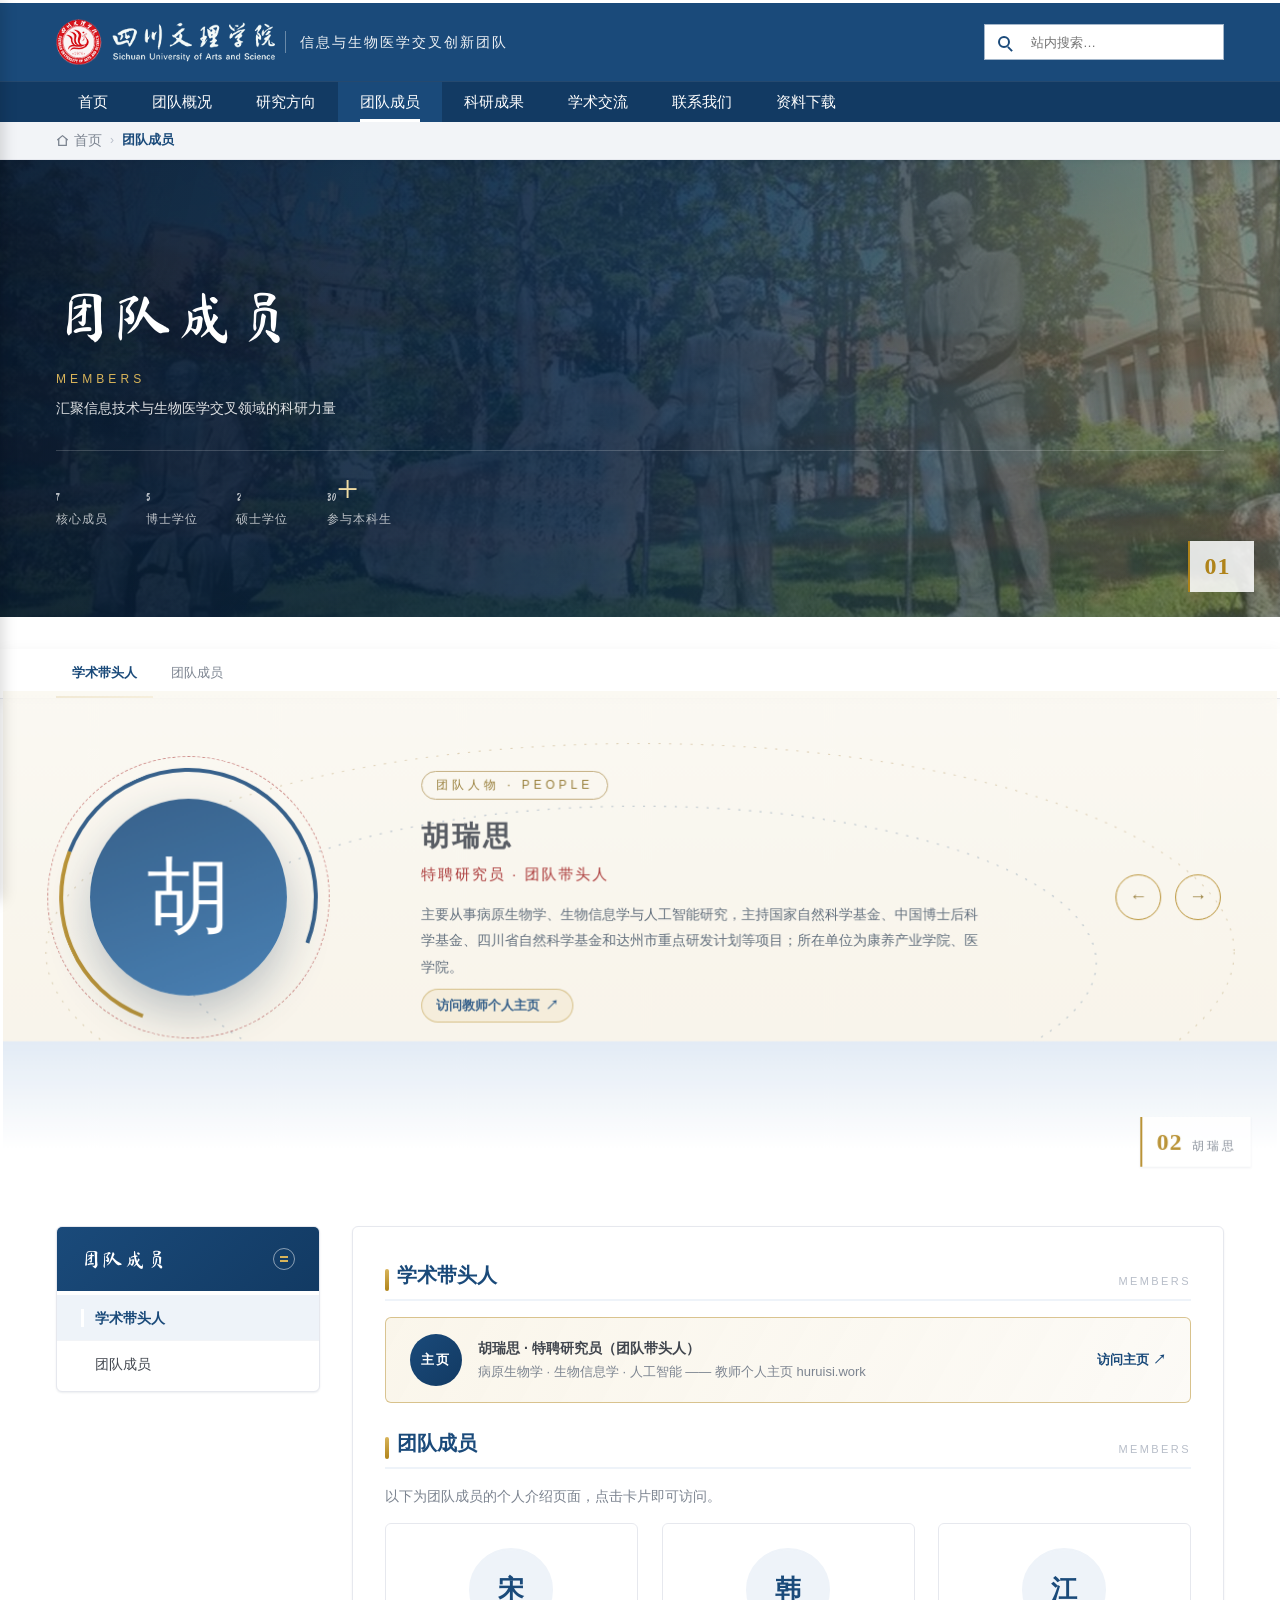
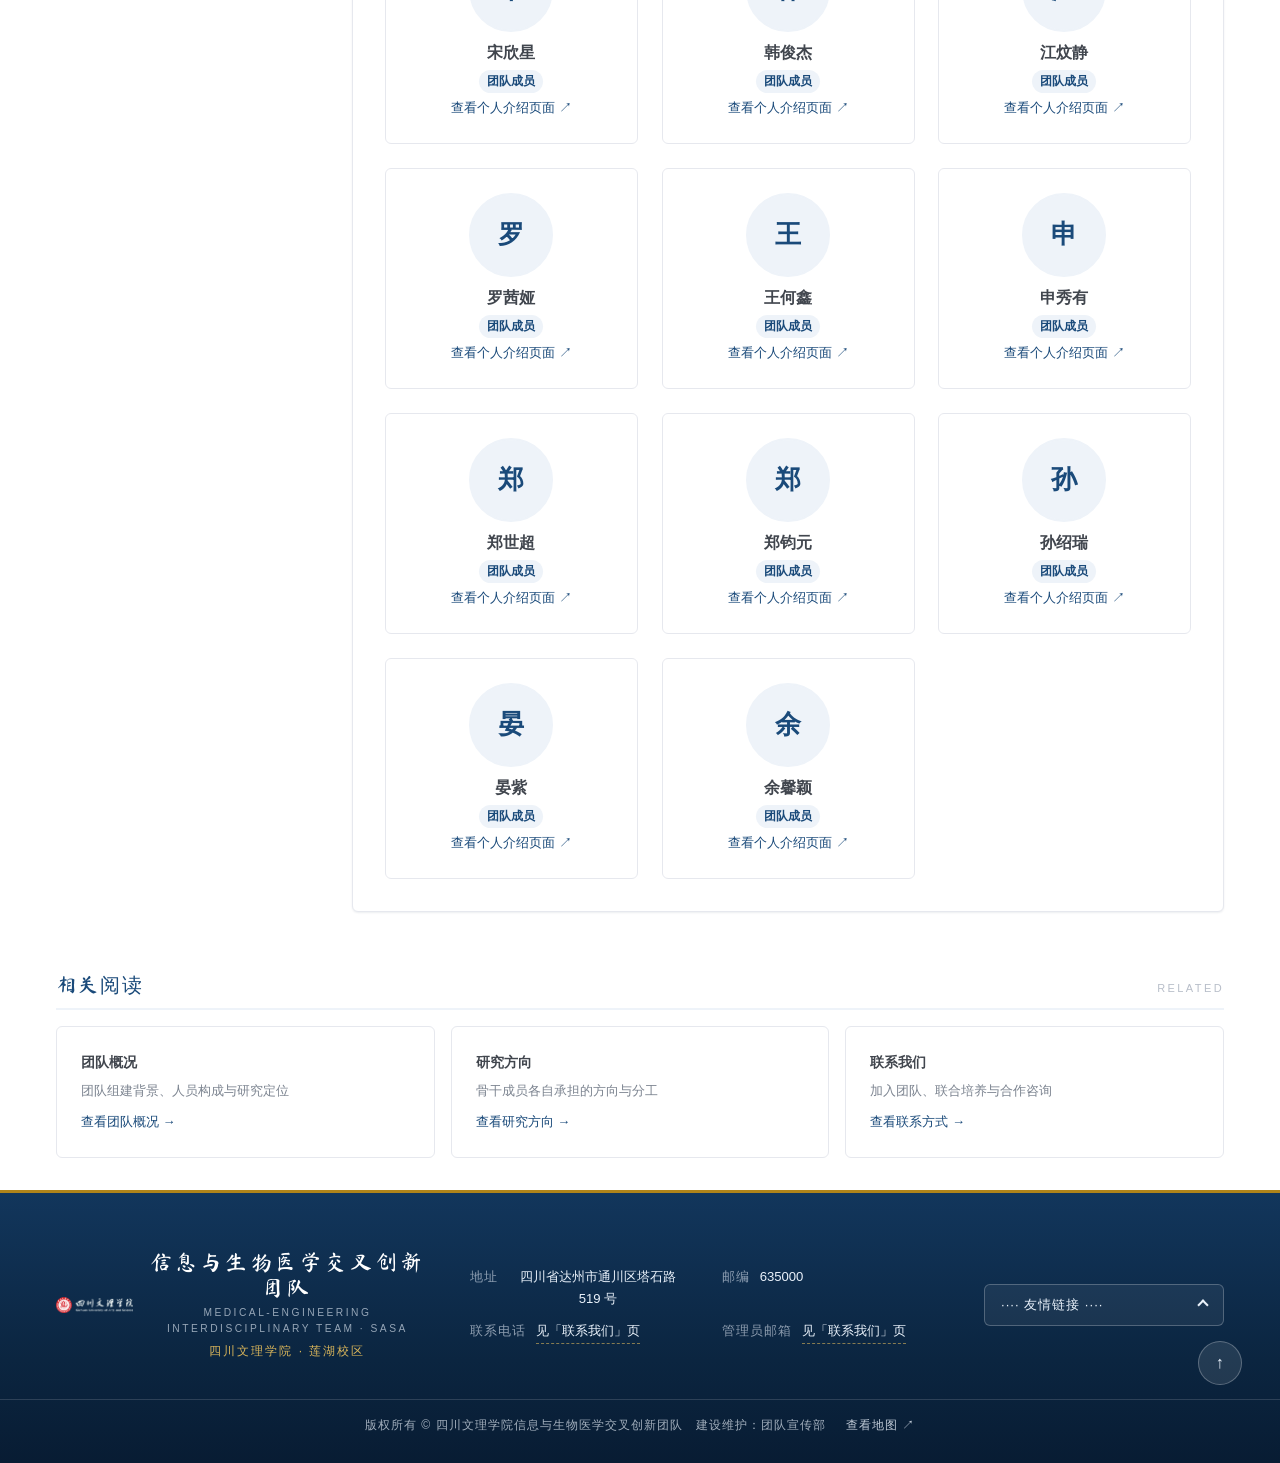
<file: members.html>
<!DOCTYPE html>
<html lang="zh-CN">
<head>
  <meta charset="UTF-8" />
  <meta name="viewport" content="width=device-width, initial-scale=1.0" />
  <title>团队成员 - 四川文理学院信息与生物医学交叉创新团队</title>
  <meta name="description" content="四川文理学院信息与生物医学交叉创新团队团队成员，聚焦信息技术与生物医学交叉研究。" />
    <link rel="icon" type="image/png" href="assets/favicon.png" />

  <link rel="stylesheet" href="styles/main.css?v=202610171840" />
  <link rel="stylesheet" href="styles/animations.css?v=202610171840" />
</head>
<body>
    <div class="progress-rail" id="progressRail" aria-hidden="true"><span></span></div>
  <a class="skip-link" href="#main">跳到主要内容</a>

  <!-- 顶部 Header -->
  <header class="topbar">
    <div class="container topbar-inner">
      <div class="brand">
          <img class="brand-logo" src="assets/sasu-logo-white.png" alt="四川文理学院校徽与校名">
          <div class="brand-text">
            <span class="brand-sub">信息与生物医学交叉创新团队</span>
          </div>
        </div>
      <form class="search" role="search" action="#" method="get">
        <input class="search-input" type="search" name="q" placeholder="站内搜索…" aria-label="站内搜索" />
        <button class="search-btn" type="submit" aria-label="搜索"><span class="search-btn-icon" aria-hidden="true"></span></button>
      </form>
      <button class="hamburger" id="sidebarToggle" aria-label="打开导航菜单" aria-expanded="false" aria-controls="sidebar">
        <span class="hamburger-box" aria-hidden="true">
          <span class="hamburger-line"></span>
          <span class="hamburger-line"></span>
          <span class="hamburger-line"></span>
        </span>
      </button>
    </div>
  </header>

  <!-- 桌面端主导航 -->
  <nav class="navbar" aria-label="主导航">
    <div class="container navbar-inner">
      <ul class="nav-list" id="navList">
        <li class="nav-item"><a href="index.html">首页</a></li>
        <li class="nav-item"><a href="about.html">团队概况</a></li>
        <li class="nav-item"><a href="research.html">研究方向</a></li>
        <li class="nav-item active"><a href="members.html">团队成员</a></li>
        <li class="nav-item"><a href="achievements.html">科研成果</a></li>
        <li class="nav-item"><a href="frontier.html">学术交流</a></li>
        <li class="nav-item"><a href="contact.html">联系我们</a></li>
        <li class="nav-item"><a href="links.html">资料下载</a></li>
      </ul>
    </div>
  </nav>

  <!-- 移动端侧边抽屉导航 -->
  <div class="sidebar-overlay" id="sidebarOverlay" hidden></div>
  <aside class="sidebar" id="sidebar" aria-hidden="true">
    <div class="sidebar-head">
      <span class="sidebar-title">导航菜单</span>
      <button class="sidebar-close" id="sidebarClose" aria-label="关闭导航菜单">×</button>
    </div>
    <nav class="sidebar-nav" aria-label="移动端导航">
      <ul class="side-menu">
        <li class="side-item"><a href="index.html">首页</a></li>
        <li class="side-item">
          <div class="side-link">
            <a href="about.html">团队概况</a>
            <button class="side-toggle" type="button" aria-expanded="false" aria-label="展开团队概况子菜单">+</button>
          </div>
          <ul class="side-sub">
            <li><a href="about.html">团队简介</a></li>
            <li><a href="about.html">组织架构</a></li>
          </ul>
        </li>
        <li class="side-item">
          <div class="side-link">
            <a href="research.html">研究方向</a>
            <button class="side-toggle" type="button" aria-expanded="false" aria-label="展开研究方向子菜单">+</button>
          </div>
          <ul class="side-sub">
            <li><a href="research.html#dir1">疾病分子机制解析与诊疗靶标发现</a></li>
            <li><a href="research.html#dir2">医学与农业生物信息学</a></li>
            <li><a href="research.html#dir3">干细胞与生物医学材料转化医学</a></li>
          </ul>
        </li>
        <li class="side-item active">
          <div class="side-link">
            <a href="members.html">团队成员</a>
            <button class="side-toggle" type="button" aria-expanded="false" aria-label="展开团队成员子菜单">+</button>
          </div>
          <ul class="side-sub">
            <li><a href="members.html">学术带头人</a></li>
            <li><a href="members.html#backbone">科研骨干</a></li>
            <li><a href="members.html#student">在读研究生</a></li>
          </ul>
        </li>
        <li class="side-item">
          <div class="side-link">
            <a href="achievements.html">科研成果</a>
            <button class="side-toggle" type="button" aria-expanded="false" aria-label="展开科研成果子菜单">+</button>
          </div>
          <ul class="side-sub">
            <li><a href="achievements.html">代表论文</a></li>
            <li><a href="achievements.html">科研项目</a></li>
            <li><a href="achievements.html">专利软著</a></li>
          </ul>
        </li>
        <li class="side-item">
          <div class="side-link">
            <a href="frontier.html">学术交流</a>
            <button class="side-toggle" type="button" aria-expanded="false" aria-label="展开学术交流子菜单">+</button>
          </div>
          <ul class="side-sub">
            <li><a href="frontier.html">学术报告</a></li>
            <li><a href="frontier.html">会议交流</a></li>
            <li><a href="frontier.html">合作访问</a></li>
          </ul>
        </li>
        <li class="side-item">
          <div class="side-link">
            <a href="contact.html">联系我们</a>
            <button class="side-toggle" type="button" aria-expanded="false" aria-label="展开联系我们子菜单">+</button>
          </div>
          <ul class="side-sub">
            <li><a href="contact.html">联系方式</a></li>
          </ul>
        </li>
        <li class="side-item">
          <div class="side-link">
            <a href="links.html">资料下载</a>
            <button class="side-toggle" type="button" aria-expanded="false" aria-label="展开资料下载子菜单">+</button>
          </div>
          <ul class="side-sub">
            <li><a href="links.html">常用表格</a></li>
            <li><a href="links.html">申报材料</a></li>
          </ul>
        </li>
      </ul>
    </nav>
    <form class="sidebar-search" role="search" action="#" method="get">
      <span class="site-icon" aria-hidden="true"></span>
      <input class="search-input" type="search" name="q" placeholder="站内搜索…" aria-label="站内搜索" />
    </form>
  </aside>

  <!-- 面包屑导航 -->
  <nav class="breadcrumb" aria-label="面包屑导航">
    <div class="container breadcrumb-inner">
      <a href="index.html" class="crumb crumb-home"><svg viewBox="0 0 24 24" width="13" height="13" fill="none" stroke="currentColor" stroke-width="2.4" stroke-linecap="round" stroke-linejoin="round" aria-hidden="true"><path d="M3 10.5L12 3l9 7.5"/><path d="M5 9.5V21h14V9.5"/></svg> 首页</a>
      <span class="crumb-sep" aria-hidden="true">›</span>
      <a href="members.html" class="crumb active" aria-current="page">团队成员</a>
    </div>
  </nav>

  <main id="main">
    <!-- 页面标题区 -->
    <section class="page-hero is-v2">
      <div class="hero-bg" aria-hidden="true"><img src="assets/banner/b3.jpg" alt="" /></div>
      <div class="hero-glow" aria-hidden="true"></div>
      <div class="hero-veil" aria-hidden="true"></div>
      <div class="container hero-inner">
        <h1 class="page-title">团队成员</h1>
        <p class="page-en">MEMBERS</p>
        <p class="page-sub">汇聚信息技术与生物医学交叉领域的科研力量</p>
        <div class="hero-stats">
          <div class="hero-stat"><b><span data-count="7">7</span></b><span>核心成员</span></div>
          <div class="hero-stat"><b><span data-count="5">5</span></b><span>博士学位</span></div>
          <div class="hero-stat"><b><span data-count="2">2</span></b><span>硕士学位</span></div>
          <div class="hero-stat"><b><span data-count="30">30</span>+</b><span>参与本科生</span></div>
        </div>
      </div>
    </section>
    <nav class="sub-navbar" aria-label="本页栏目导航">
      <div class="container sub-navbar-inner">
          <a class="sub-nav-link is-act" href="#leader">学术带头人</a>
          <a class="sub-nav-link" href="#team">团队成员</a>
        <span class="sub-nav-ink" aria-hidden="true"></span>
      </div>
    </nav>

    <!-- 东南大学「东大人物」式：环形弧环头像 + 椭圆虚线轨道 + 小头像节点切换 -->
    <section class="people-band" aria-labelledby="peopleKicker">
      <svg class="people-orbit" viewBox="0 0 1200 480" preserveAspectRatio="none" aria-hidden="true">
        <ellipse cx="600" cy="250" rx="560" ry="200" fill="none" stroke="#b9a06a" stroke-width="1" stroke-dasharray="2 8" opacity="0.5"/>
        <ellipse cx="600" cy="260" rx="430" ry="150" fill="none" stroke="#1a4a7a" stroke-width="1" stroke-dasharray="2 8" opacity="0.35"/>
      </svg>
      <div class="container people-inner">
        <div class="people-stage">
          <div class="people-main" aria-hidden="false">
            <span class="people-ring r1" aria-hidden="true"></span>
            <span class="people-ring r2" aria-hidden="true"></span>
            <span class="people-avatar" id="peopleAvatar">胡</span>
          </div>
          <div class="people-info">
            <span class="people-kicker" id="peopleKicker">团队人物 · PEOPLE</span>
            <h3 class="people-name" id="peopleName">胡瑞思</h3>
            <span class="people-role" id="peopleRole">特聘研究员 · 团队带头人</span>
            <p class="people-desc" id="peopleDesc">主要从事病原生物学、生物信息学与人工智能研究，主持国家自然科学基金、中国博士后科学基金、四川省自然科学基金和达州市重点研发计划等项目；所在单位为康养产业学院、医学院。</p>
            <a class="people-link" id="peopleLink" href="http://www.huruisi.work" target="_blank" rel="noopener noreferrer"><span id="peopleLinkText">访问教师个人主页</span><i aria-hidden="true">&nearr;</i></a>
          </div>
          <div class="people-arrows">
            <button class="people-btn" id="peoplePrev" type="button" aria-label="上一位成员"><span aria-hidden="true">←</span></button>
            <button class="people-btn" id="peopleNext" type="button" aria-label="下一位成员"><span aria-hidden="true">→</span></button>
          </div>
        </div>
        <ul class="people-dots" id="peopleDots" role="tablist" aria-label="成员切换"></ul>
      </div>
    </section>

    <!-- 二级布局：左侧栏目导航 + 右侧内容 -->
    <div class="container">
      <div class="sub-layout">
      <aside class="sub-side">
        <div class="sub-side-head"><b>团队成员</b><i aria-hidden="true"></i></div>
        <ul class="sub-menu">
          <li class="sub-menu-item"><a href="members.html#leader" class="active">学术带头人</a></li>
          <li class="sub-menu-item"><a href="members.html#team">团队成员</a></li>
        </ul>
      </aside>
        <div class="sub-main">
<div class="content-card">
          <h2 class="content-title" id="leader">学术带头人<span class="content-title-en">MEMBERS</span></h2>
          <a class="lead-prof" href="http://www.huruisi.work" target="_blank" rel="noopener noreferrer">
            <span class="lead-prof-badge" aria-hidden="true">主页</span>
            <span class="lead-prof-body"><b>胡瑞思 &middot; 特聘研究员（团队带头人）</b><span>病原生物学 &middot; 生物信息学 &middot; 人工智能 &mdash;&mdash; 教师个人主页 huruisi.work</span></span>
            <em>访问主页 &nearr;</em>
          </a>
          <h2 class="content-title" id="team">团队成员<span class="content-title-en">MEMBERS</span></h2>
          <p class="stu-lead">以下为团队成员的个人介绍页面，点击卡片即可访问。</p>
          <div class="member-grid">
            <a class="member-card is-link" href="https://htmlhoster.com/p/KWRGWA8M/page.html" target="_blank" rel="noopener noreferrer">
              <span class="member-avatar" aria-hidden="true">宋</span>
              <h3 class="member-name">宋欣星</h3>
              <span class="member-role">团队成员</span>
              <p class="member-info">查看个人介绍页面 &nearr;</p>
            </a>
            <a class="member-card is-link" href="https://htmlhoster.com/p/GWK0P6F9/code_20261016.html" target="_blank" rel="noopener noreferrer">
              <span class="member-avatar" aria-hidden="true">韩</span>
              <h3 class="member-name">韩俊杰</h3>
              <span class="member-role">团队成员</span>
              <p class="member-info">查看个人介绍页面 &nearr;</p>
            </a>
            <a class="member-card is-link" href="https://htmlhoster.com/p/5J6HGG8N/index-1.html" target="_blank" rel="noopener noreferrer">
              <span class="member-avatar" aria-hidden="true">江</span>
              <h3 class="member-name">江炆静</h3>
              <span class="member-role">团队成员</span>
              <p class="member-info">查看个人介绍页面 &nearr;</p>
            </a>
            <a class="member-card is-link" href="https://htmlhoster.com/p/758HT7D2/%E4%BB%8B%E7%BB%8D.html" target="_blank" rel="noopener noreferrer">
              <span class="member-avatar" aria-hidden="true">罗</span>
              <h3 class="member-name">罗茜娅</h3>
              <span class="member-role">团队成员</span>
              <p class="member-info">查看个人介绍页面 &nearr;</p>
            </a>
            <a class="member-card is-link" href="https://htmlhoster.com/p/B43P12VT/whx.html" target="_blank" rel="noopener noreferrer">
              <span class="member-avatar" aria-hidden="true">王</span>
              <h3 class="member-name">王何鑫</h3>
              <span class="member-role">团队成员</span>
              <p class="member-info">查看个人介绍页面 &nearr;</p>
            </a>
            <a class="member-card is-link" href="https://htmlhoster.com/p/RN7BQ6PT/" target="_blank" rel="noopener noreferrer">
              <span class="member-avatar" aria-hidden="true">申</span>
              <h3 class="member-name">申秀有</h3>
              <span class="member-role">团队成员</span>
              <p class="member-info">查看个人介绍页面 &nearr;</p>
            </a>
            <a class="member-card is-link" href="https://htmlhoster.com/p/MAF3HZ7S/" target="_blank" rel="noopener noreferrer">
              <span class="member-avatar" aria-hidden="true">郑</span>
              <h3 class="member-name">郑世超</h3>
              <span class="member-role">团队成员</span>
              <p class="member-info">查看个人介绍页面 &nearr;</p>
            </a>
            <a class="member-card is-link" href="https://htmlhoster.com/p/MWRETTZG/junyuan.html" target="_blank" rel="noopener noreferrer">
              <span class="member-avatar" aria-hidden="true">郑</span>
              <h3 class="member-name">郑钧元</h3>
              <span class="member-role">团队成员</span>
              <p class="member-info">查看个人介绍页面 &nearr;</p>
            </a>
            <a class="member-card is-link" href="https://htmlhoster.com/p/ZHBNYPQB/%E4%B8%AA%E4%BA%BA%E4%BB%8B%E7%BB%8D.html" target="_blank" rel="noopener noreferrer">
              <span class="member-avatar" aria-hidden="true">孙</span>
              <h3 class="member-name">孙绍瑞</h3>
              <span class="member-role">团队成员</span>
              <p class="member-info">查看个人介绍页面 &nearr;</p>
            </a>
            <a class="member-card is-link" href="https://htmlhoster.com/p/BH5D9Z5M/yanzi.html" target="_blank" rel="noopener noreferrer">
              <span class="member-avatar" aria-hidden="true">晏</span>
              <h3 class="member-name">晏紫</h3>
              <span class="member-role">团队成员</span>
              <p class="member-info">查看个人介绍页面 &nearr;</p>
            </a>
            <a class="member-card is-link" href="https://htmlhoster.com/p/GBT3X896/yxy.html" target="_blank" rel="noopener noreferrer">
              <span class="member-avatar" aria-hidden="true">余</span>
              <h3 class="member-name">余馨颖</h3>
              <span class="member-role">团队成员</span>
              <p class="member-info">查看个人介绍页面 &nearr;</p>
            </a>
          </div>
        </div>
        </div>
      </div>
    </div>
    <div class="container">
      <section class="sub-rel">
        <div class="sub-rel-head"><h3>相关阅读</h3><span>RELATED</span></div>
        <div class="sub-rel-grid">
          <a class="sub-rel-card" href="about.html"><b>团队概况</b><span>团队组建背景、人员构成与研究定位</span><em>查看团队概况 &rarr;</em></a>
          <a class="sub-rel-card" href="research.html"><b>研究方向</b><span>骨干成员各自承担的方向与分工</span><em>查看研究方向 &rarr;</em></a>
          <a class="sub-rel-card" href="contact.html"><b>联系我们</b><span>加入团队、联合培养与合作咨询</span><em>查看联系方式 &rarr;</em></a>
        </div>
      </section>
    </div>
  </main>

  <!-- 页脚 -->
<footer class="footer sdu-footer" id="footer">
    <div class="container sdu-top-row">
      <div class="sdu-brand">
        <img class="sdu-logo" src="assets/sasu-logo-white.png" alt="四川文理学院校徽与校名" loading="lazy" />
        <div class="sdu-brand-text">
          <span class="sdu-name">信息与生物医学交叉创新团队</span>
          <span class="sdu-name-en">MEDICAL-ENGINEERING INTERDISCIPLINARY TEAM&nbsp;·&nbsp;SASA</span>
          <span class="sdu-name-sub">四川文理学院 &middot; 莲湖校区</span>
        </div>
      </div>

      <ul class="sdu-info">
        <li><b>地址</b><span>四川省达州市通川区塔石路 519 号</span></li>
        <li><b>邮编</b><span>635000</span></li>
        <li><b>联系电话</b><a href="contact.html">见「联系我们」页</a></li>
        <li><b>管理员邮箱</b><a href="contact.html">见「联系我们」页</a></li>
      </ul>

      <div class="sdu-links" id="sduLinks">
        <button type="button" class="sdu-links-btn" id="sduLinksBtn" aria-expanded="false" aria-controls="sduLinksPanel">
          <span>&middot;&middot;&middot;&middot; 友情链接 &middot;&middot;&middot;&middot;</span>
          <i aria-hidden="true"></i>
        </button>
        <ul class="sdu-links-panel" id="sduLinksPanel">
          <li><a href="about.html">团队简介</a></li>
          <li><a href="research.html">科学研究</a></li>
          <li><a href="members.html">团队阵容</a></li>
          <li><a href="achievements.html">成果一览</a></li>
          <li><a href="links.html">资料与常用链接</a></li>
          <li><a href="contact.html">联系我们</a></li>
        </ul>
      </div>
    </div>

    <div class="sdu-bottom">
      <p>版权所有 &copy; 四川文理学院信息与生物医学交叉创新团队　建设维护：团队宣传部</p>
      <a class="footer-map-link" href="https://uri.amap.com/marker?position=107.5000,31.2167&amp;name=%E5%9B%9B%E5%B7%9D%E6%96%87%E7%90%86%E5%AD%A6%E9%99%A2%E8%8E%B2%E6%B9%96%E6%A0%A1%E5%8C%BA" target="_blank" rel="noopener noreferrer">查看地图 &nearr;</a>
    </div>

    <button type="button" class="sdu-top-btn" id="toTop" aria-label="回到顶部">
      <span aria-hidden="true">&uarr;</span>
    </button>
  </footer>

  <script src="scripts/main.js?v=202610171840"></script>
  <script src="scripts/animations.js?v=202610171840"></script>
</body>
</html>
</file>
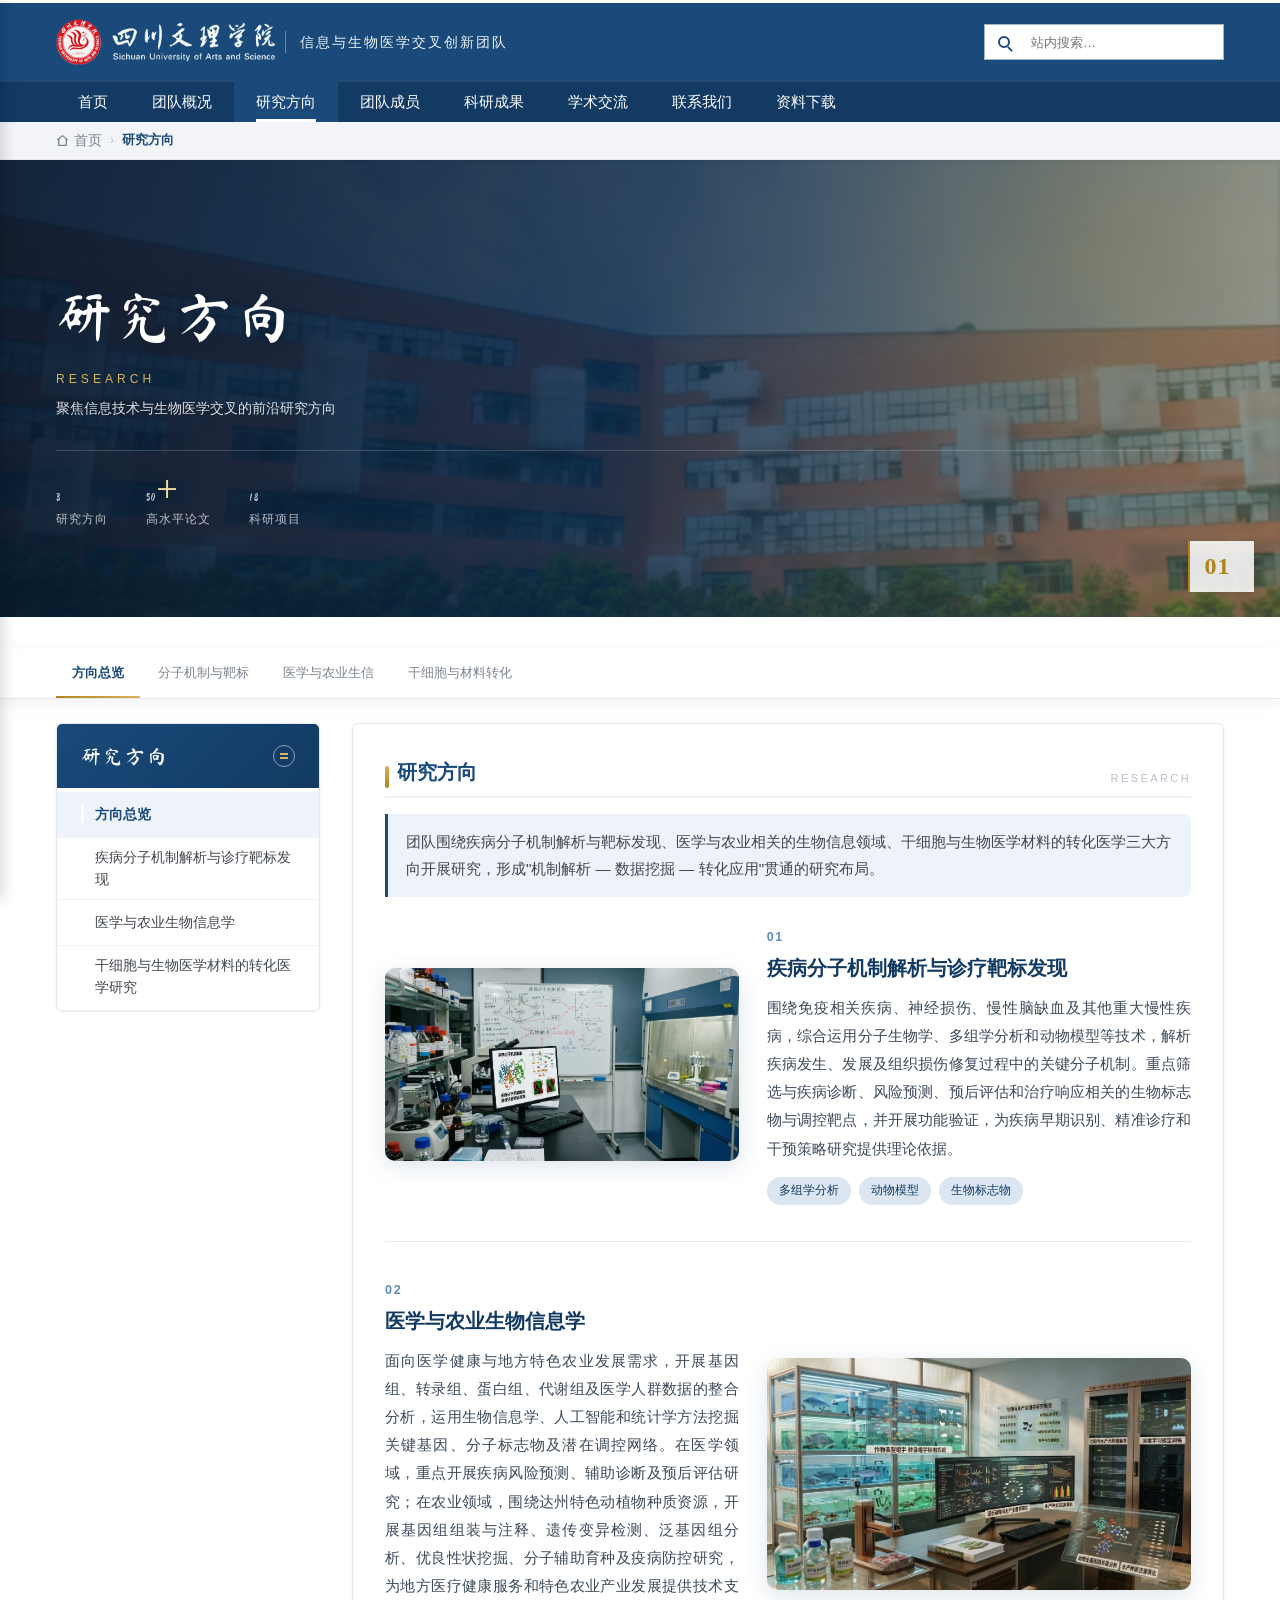
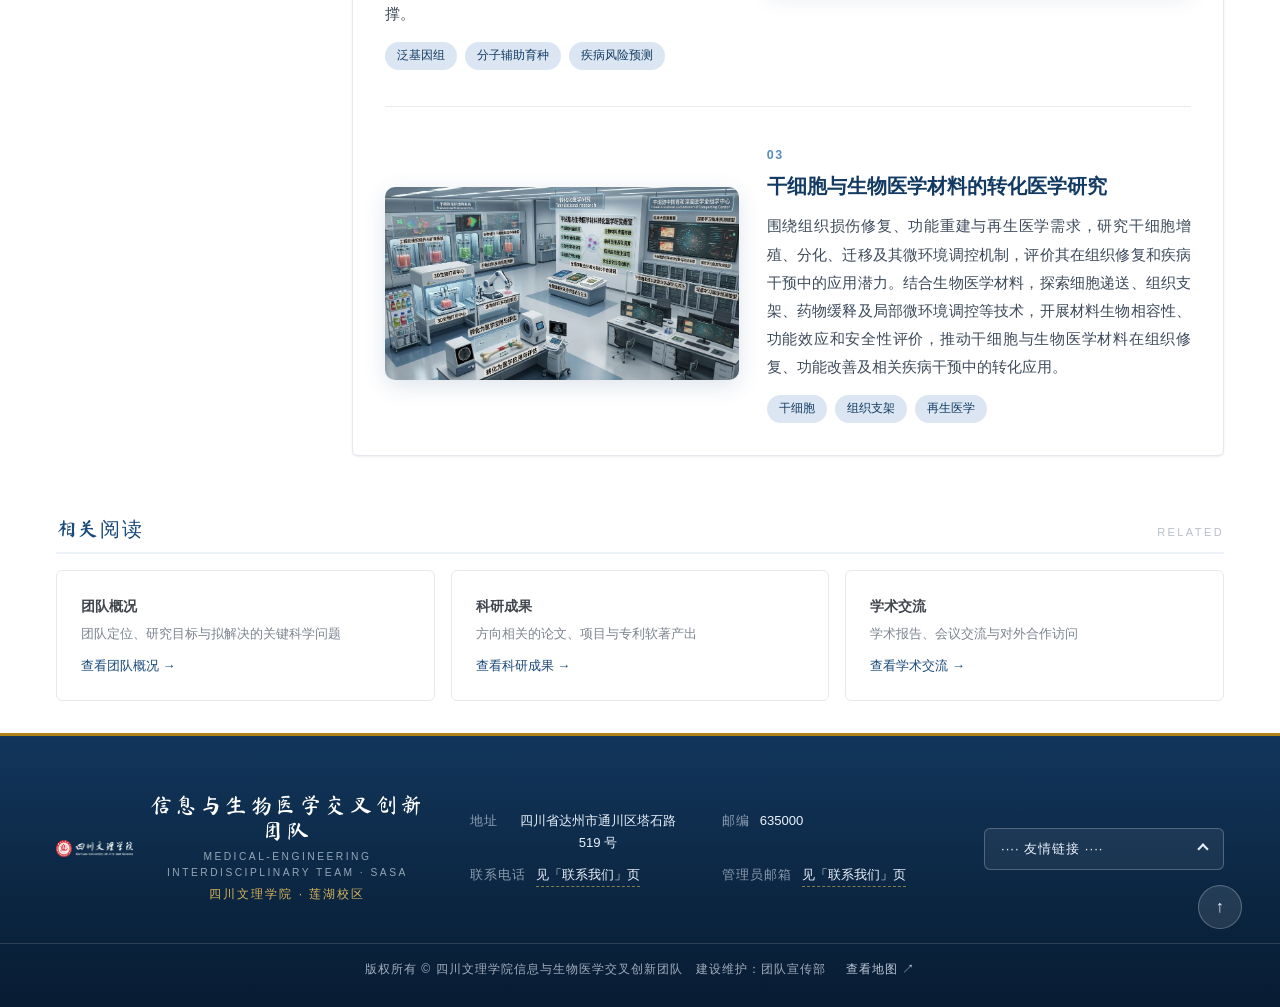
<file: research.html>
<!DOCTYPE html>
<html lang="zh-CN">
<head>
  <meta charset="UTF-8" />
  <meta name="viewport" content="width=device-width, initial-scale=1.0" />
  <title>研究方向 - 四川文理学院信息与生物医学交叉创新团队</title>
  <meta name="description" content="四川文理学院信息与生物医学交叉创新团队研究方向，聚焦信息技术与生物医学交叉研究。" />
    <link rel="icon" type="image/png" href="assets/favicon.png" />

  <link rel="stylesheet" href="styles/main.css?v=202610171245" />
  <link rel="stylesheet" href="styles/animations.css?v=202610171245" />
</head>
<body>
    <div class="progress-rail" id="progressRail" aria-hidden="true"><span></span></div>
  <a class="skip-link" href="#main">跳到主要内容</a>

  <!-- 顶部 Header -->
  <header class="topbar">
    <div class="container topbar-inner">
      <div class="brand">
          <img class="brand-logo" src="assets/sasu-logo-white.png" alt="四川文理学院校徽与校名">
          <div class="brand-text">
            <span class="brand-sub">信息与生物医学交叉创新团队</span>
          </div>
        </div>
      <form class="search" role="search" action="#" method="get">
        <input class="search-input" type="search" name="q" placeholder="站内搜索…" aria-label="站内搜索" />
        <button class="search-btn" type="submit" aria-label="搜索"><span class="search-btn-icon" aria-hidden="true"></span></button>
      </form>
      <button class="hamburger" id="sidebarToggle" aria-label="打开导航菜单" aria-expanded="false" aria-controls="sidebar">
        <span class="hamburger-box" aria-hidden="true">
          <span class="hamburger-line"></span>
          <span class="hamburger-line"></span>
          <span class="hamburger-line"></span>
        </span>
      </button>
    </div>
  </header>

  <!-- 桌面端主导航 -->
  <nav class="navbar" aria-label="主导航">
    <div class="container navbar-inner">
      <ul class="nav-list" id="navList">
        <li class="nav-item"><a href="index.html">首页</a></li>
        <li class="nav-item"><a href="about.html">团队概况</a></li>
        <li class="nav-item active"><a href="research.html">研究方向</a></li>
        <li class="nav-item"><a href="members.html">团队成员</a></li>
        <li class="nav-item"><a href="achievements.html">科研成果</a></li>
        <li class="nav-item"><a href="frontier.html">学术交流</a></li>
        <li class="nav-item"><a href="contact.html">联系我们</a></li>
        <li class="nav-item"><a href="links.html">资料下载</a></li>
      </ul>
    </div>
  </nav>

  <!-- 移动端侧边抽屉导航 -->
  <div class="sidebar-overlay" id="sidebarOverlay" hidden></div>
  <aside class="sidebar" id="sidebar" aria-hidden="true">
    <div class="sidebar-head">
      <span class="sidebar-title">导航菜单</span>
      <button class="sidebar-close" id="sidebarClose" aria-label="关闭导航菜单">×</button>
    </div>
    <nav class="sidebar-nav" aria-label="移动端导航">
      <ul class="side-menu">
        <li class="side-item"><a href="index.html">首页</a></li>
        <li class="side-item">
          <div class="side-link">
            <a href="about.html">团队概况</a>
            <button class="side-toggle" type="button" aria-expanded="false" aria-label="展开团队概况子菜单">+</button>
          </div>
          <ul class="side-sub">
            <li><a href="about.html">团队简介</a></li>
            <li><a href="about.html">组织架构</a></li>
          </ul>
        </li>
        <li class="side-item active">
          <div class="side-link">
            <a href="research.html">研究方向</a>
            <button class="side-toggle" type="button" aria-expanded="false" aria-label="展开研究方向子菜单">+</button>
          </div>
          <ul class="side-sub">
            <li><a href="research.html#dir1">疾病分子机制解析与诊疗靶标发现</a></li>
            <li><a href="research.html#dir2">医学与农业生物信息学</a></li>
            <li><a href="research.html#dir3">干细胞与生物医学材料转化医学</a></li>
          </ul>
        </li>
        <li class="side-item">
          <div class="side-link">
            <a href="members.html">团队成员</a>
            <button class="side-toggle" type="button" aria-expanded="false" aria-label="展开团队成员子菜单">+</button>
          </div>
          <ul class="side-sub">
            <li><a href="members.html">学术带头人</a></li>
            <li><a href="members.html">科研骨干</a></li>
            <li><a href="members.html">在读研究生</a></li>
          </ul>
        </li>
        <li class="side-item">
          <div class="side-link">
            <a href="achievements.html">科研成果</a>
            <button class="side-toggle" type="button" aria-expanded="false" aria-label="展开科研成果子菜单">+</button>
          </div>
          <ul class="side-sub">
            <li><a href="achievements.html">代表论文</a></li>
            <li><a href="achievements.html">科研项目</a></li>
            <li><a href="achievements.html">专利软著</a></li>
          </ul>
        </li>
        <li class="side-item">
          <div class="side-link">
            <a href="frontier.html">学术交流</a>
            <button class="side-toggle" type="button" aria-expanded="false" aria-label="展开学术交流子菜单">+</button>
          </div>
          <ul class="side-sub">
            <li><a href="frontier.html">学术报告</a></li>
            <li><a href="frontier.html">会议交流</a></li>
            <li><a href="frontier.html">合作访问</a></li>
          </ul>
        </li>
        <li class="side-item">
          <div class="side-link">
            <a href="contact.html">联系我们</a>
            <button class="side-toggle" type="button" aria-expanded="false" aria-label="展开联系我们子菜单">+</button>
          </div>
          <ul class="side-sub">
            <li><a href="contact.html">联系方式</a></li>
          </ul>
        </li>
        <li class="side-item">
          <div class="side-link">
            <a href="links.html">资料下载</a>
            <button class="side-toggle" type="button" aria-expanded="false" aria-label="展开资料下载子菜单">+</button>
          </div>
          <ul class="side-sub">
            <li><a href="links.html">常用表格</a></li>
            <li><a href="links.html">申报材料</a></li>
          </ul>
        </li>
      </ul>
    </nav>
    <form class="sidebar-search" role="search" action="#" method="get">
      <span class="site-icon" aria-hidden="true"></span>
      <input class="search-input" type="search" name="q" placeholder="站内搜索…" aria-label="站内搜索" />
    </form>
  </aside>

  <!-- 面包屑导航 -->
  <nav class="breadcrumb" aria-label="面包屑导航">
    <div class="container breadcrumb-inner">
      <a href="index.html" class="crumb crumb-home"><svg viewBox="0 0 24 24" width="13" height="13" fill="none" stroke="currentColor" stroke-width="2.4" stroke-linecap="round" stroke-linejoin="round" aria-hidden="true"><path d="M3 10.5L12 3l9 7.5"/><path d="M5 9.5V21h14V9.5"/></svg> 首页</a>
      <span class="crumb-sep" aria-hidden="true">›</span>
      <a href="research.html" class="crumb active" aria-current="page">研究方向</a>
    </div>
  </nav>

  <main id="main">
    <!-- 页面标题区 -->
    <section class="page-hero is-v2">
      <div class="hero-bg" aria-hidden="true"><img src="assets/banner/b2.jpg" alt="" /></div>
      <div class="hero-glow" aria-hidden="true"></div>
      <div class="hero-veil" aria-hidden="true"></div>
      <div class="container hero-inner">
        <h1 class="page-title">研究方向</h1>
        <p class="page-en">RESEARCH</p>
        <p class="page-sub">聚焦信息技术与生物医学交叉的前沿研究方向</p>
        <div class="hero-stats">
          <div class="hero-stat"><b><span data-count="3">3</span></b><span>研究方向</span></div>
          <div class="hero-stat"><b><span data-count="50">50</span>+</b><span>高水平论文</span></div>
          <div class="hero-stat"><b><span data-count="18">18</span></b><span>科研项目</span></div>
        </div>
      </div>
    </section>
    <nav class="sub-navbar" aria-label="本页栏目导航">
      <div class="container sub-navbar-inner">
          <a class="sub-nav-link is-act" href="#overview">方向总览</a>
          <a class="sub-nav-link" href="#dir1">分子机制与靶标</a>
          <a class="sub-nav-link" href="#dir2">医学与农业生信</a>
          <a class="sub-nav-link" href="#dir3">干细胞与材料转化</a>
        <span class="sub-nav-ink" aria-hidden="true"></span>
      </div>
    </nav>

    <!-- 二级布局：左侧栏目导航 + 右侧内容 -->
    <div class="container">
      <div class="sub-layout">
      <aside class="sub-side">
        <div class="sub-side-head"><b>研究方向</b><i aria-hidden="true"></i></div>
        <ul class="sub-menu">
          <li class="sub-menu-item"><a href="research.html#overview" class="active">方向总览</a></li>
          <li class="sub-menu-item"><a href="research.html#dir1">疾病分子机制解析与诊疗靶标发现</a></li>
          <li class="sub-menu-item"><a href="research.html#dir2">医学与农业生物信息学</a></li>
          <li class="sub-menu-item"><a href="research.html#dir3">干细胞与生物医学材料的转化医学研究</a></li>
        </ul>
      </aside>
        <div class="sub-main">
<div class="content-card">
          <h2 class="content-title">研究方向<span class="content-title-en">RESEARCH</span></h2>
          <div id="overview"></div>
          <p class="dir-lead">团队围绕疾病分子机制解析与靶标发现、医学与农业相关的生物信息领域、干细胞与生物医学材料的转化医学三大方向开展研究，形成"机制解析 — 数据挖掘 — 转化应用"贯通的研究布局。</p>
          <div class="dir-flow">

          <article class="dir-row" id="dir1">
            <figure class="dir-media">
              <img src="assets/research/dir1.jpg" alt="疾病分子机制解析与诊疗靶标发现：实验室与分子通路研究场景" loading="lazy" width="1033" height="563" />
            </figure>
            <div class="dir-body">
              <span class="dir-index" aria-hidden="true">01</span>
              <h3>疾病分子机制解析与诊疗靶标发现</h3>
              <p>围绕免疫相关疾病、神经损伤、慢性脑缺血及其他重大慢性疾病，综合运用分子生物学、多组学分析和动物模型等技术，解析疾病发生、发展及组织损伤修复过程中的关键分子机制。重点筛选与疾病诊断、风险预测、预后评估和治疗响应相关的生物标志物与调控靶点，并开展功能验证，为疾病早期识别、精准诊疗和干预策略研究提供理论依据。</p>
              <div class="dir-tags"><span class="tag">多组学分析</span><span class="tag">动物模型</span><span class="tag">生物标志物</span></div>
            </div>
          </article>

          <article class="dir-row dir-row-reverse" id="dir2">
            <figure class="dir-media">
              <img src="assets/research/dir2.jpg" alt="医学与农业生物信息学：水产物种基因组研究与大数据分析平台" loading="lazy" width="1033" height="563" />
            </figure>
            <div class="dir-body">
              <span class="dir-index" aria-hidden="true">02</span>
              <h3>医学与农业生物信息学</h3>
              <p>面向医学健康与地方特色农业发展需求，开展基因组、转录组、蛋白组、代谢组及医学人群数据的整合分析，运用生物信息学、人工智能和统计学方法挖掘关键基因、分子标志物及潜在调控网络。在医学领域，重点开展疾病风险预测、辅助诊断及预后评估研究；在农业领域，围绕达州特色动植物种质资源，开展基因组组装与注释、遗传变异检测、泛基因组分析、优良性状挖掘、分子辅助育种及疫病防控研究，为地方医疗健康服务和特色农业产业发展提供技术支撑。</p>
              <div class="dir-tags"><span class="tag">泛基因组</span><span class="tag">分子辅助育种</span><span class="tag">疾病风险预测</span></div>
            </div>
          </article>

          <article class="dir-row" id="dir3">
            <figure class="dir-media">
              <img src="assets/research/dir3.jpg" alt="干细胞与生物医学材料的转化医学研究：3D 生物打印与再生医学平台" loading="lazy" width="1033" height="563" />
            </figure>
            <div class="dir-body">
              <span class="dir-index" aria-hidden="true">03</span>
              <h3>干细胞与生物医学材料的转化医学研究</h3>
              <p>围绕组织损伤修复、功能重建与再生医学需求，研究干细胞增殖、分化、迁移及其微环境调控机制，评价其在组织修复和疾病干预中的应用潜力。结合生物医学材料，探索细胞递送、组织支架、药物缓释及局部微环境调控等技术，开展材料生物相容性、功能效应和安全性评价，推动干细胞与生物医学材料在组织修复、功能改善及相关疾病干预中的转化应用。</p>
              <div class="dir-tags"><span class="tag">干细胞</span><span class="tag">组织支架</span><span class="tag">再生医学</span></div>
            </div>
          </article>

          </div>
        </div>
        </div>
      </div>
    </div>
    <div class="container">
      <section class="sub-rel">
        <div class="sub-rel-head"><h3>相关阅读</h3><span>RELATED</span></div>
        <div class="sub-rel-grid">
          <a class="sub-rel-card" href="about.html"><b>团队概况</b><span>团队定位、研究目标与拟解决的关键科学问题</span><em>查看团队概况 &rarr;</em></a>
          <a class="sub-rel-card" href="achievements.html"><b>科研成果</b><span>方向相关的论文、项目与专利软著产出</span><em>查看科研成果 &rarr;</em></a>
          <a class="sub-rel-card" href="frontier.html"><b>学术交流</b><span>学术报告、会议交流与对外合作访问</span><em>查看学术交流 &rarr;</em></a>
        </div>
      </section>
    </div>
  </main>

  <!-- 页脚 -->
<footer class="footer sdu-footer" id="footer">
    <div class="container sdu-top-row">
      <div class="sdu-brand">
        <img class="sdu-logo" src="assets/sasu-logo-white.png" alt="四川文理学院校徽与校名" loading="lazy" />
        <div class="sdu-brand-text">
          <span class="sdu-name">信息与生物医学交叉创新团队</span>
          <span class="sdu-name-en">MEDICAL-ENGINEERING INTERDISCIPLINARY TEAM&nbsp;·&nbsp;SASA</span>
          <span class="sdu-name-sub">四川文理学院 &middot; 莲湖校区</span>
        </div>
      </div>

      <ul class="sdu-info">
        <li><b>地址</b><span>四川省达州市通川区塔石路 519 号</span></li>
        <li><b>邮编</b><span>635000</span></li>
        <li><b>联系电话</b><a href="contact.html">见「联系我们」页</a></li>
        <li><b>管理员邮箱</b><a href="contact.html">见「联系我们」页</a></li>
      </ul>

      <div class="sdu-links" id="sduLinks">
        <button type="button" class="sdu-links-btn" id="sduLinksBtn" aria-expanded="false" aria-controls="sduLinksPanel">
          <span>&middot;&middot;&middot;&middot; 友情链接 &middot;&middot;&middot;&middot;</span>
          <i aria-hidden="true"></i>
        </button>
        <ul class="sdu-links-panel" id="sduLinksPanel">
          <li><a href="about.html">团队简介</a></li>
          <li><a href="research.html">科学研究</a></li>
          <li><a href="members.html">团队阵容</a></li>
          <li><a href="achievements.html">成果一览</a></li>
          <li><a href="links.html">资料与常用链接</a></li>
          <li><a href="contact.html">联系我们</a></li>
        </ul>
      </div>
    </div>

    <div class="sdu-bottom">
      <p>版权所有 &copy; 四川文理学院信息与生物医学交叉创新团队　建设维护：团队宣传部</p>
      <a class="footer-map-link" href="https://uri.amap.com/marker?position=107.5000,31.2167&amp;name=%E5%9B%9B%E5%B7%9D%E6%96%87%E7%90%86%E5%AD%A6%E9%99%A2%E8%8E%B2%E6%B9%96%E6%A0%A1%E5%8C%BA" target="_blank" rel="noopener noreferrer">查看地图 &nearr;</a>
    </div>

    <button type="button" class="sdu-top-btn" id="toTop" aria-label="回到顶部">
      <span aria-hidden="true">&uarr;</span>
    </button>
  </footer>

  <script src="scripts/main.js?v=202610171245"></script>
  <script src="scripts/animations.js?v=202610171245"></script>
</body>
</html>
</file>
<file: styles/main.css>
/* =============================================================
   四川文理学院 信息与生物医学交叉创新团队
   前端工程规范优化版
   结构：Token 体系 → 重置 → 基础 → 布局 → 组件 → 响应式
   ============================================================= */

/* =============================================================
   一、Design Token 体系
   ============================================================= */
:root {
  /* ---------- 颜色：主色（学术蓝）色阶 ---------- */
  --c-primary-50: #eef3f9;
  --c-primary-100: #dbe6f2;
  --c-primary-200: #b6cce4;
  --c-primary-300: #8fb0d4;
  --c-primary-400: #5b8cbd;
  --c-primary-500: #1a4a7a;
  --c-primary-600: #164068;
  --c-primary-700: #123a63;
  --c-primary-800: #0e2f50;
  --c-primary-900: #0a2340;

  /* ---------- 颜色：中性（灰阶） ---------- */
  --c-neutral-50: #fafbfc;
  --c-neutral-100: #f2f4f7;
  --c-neutral-200: #e6e8ee;
  --c-neutral-300: #d5d9e0;
  --c-neutral-400: #b8bec9;
  --c-neutral-500: #9aa1ad;
  --c-neutral-600: #7c8490;
  --c-neutral-700: #5f6670;
  --c-neutral-800: #41464e;
  --c-neutral-900: #2a2e34;

  /* ---------- 颜色：语义色 ---------- */
  --c-accent-500: #1f4f96;   /* 日期块蓝 */
  --c-accent-400: #2a6aa8;
  --c-accent-600: #17427a;
  --c-danger-50: #fdeeee;
  --c-danger-500: #d64545;
  --c-danger-600: #b03a3a;
  --c-success-50: #eaf7ef;
  --c-success-500: #2e8b57;
  --c-success-600: #24734a;
  --c-warning-50: #fdf6ea;
  --c-warning-500: #d9941a;
  --c-warning-600: #b57a12;

  /* ---------- 语义映射 ---------- */
  --color-bg: var(--c-neutral-50);
  --color-surface: #ffffff;
  --color-surface-muted: var(--c-neutral-100);
  --color-text: var(--c-neutral-800);
  --color-text-sub: var(--c-neutral-600);
  --color-border: var(--c-neutral-200);
  --color-primary: var(--c-primary-500);
  --color-primary-hover: var(--c-primary-700);
  --color-primary-active: var(--c-primary-800);
  --color-link: var(--c-primary-500);
  --color-link-hover: var(--c-primary-700);
  --color-side-bg: #e4ebf5;
  --color-side-hover: #d6e1ee;
  --color-side-line: #c9d6e6;

  /* ---------- 间距 token（4px 基线） ---------- */
  --sp-0: 0;
  --sp-xs: 4px;
  --sp-sm: 8px;
  --sp-md: 16px;
  --sp-lg: 24px;
  --sp-xl: 32px;

  /* ---------- 字号 token ---------- */
  --text-xs: 12px;
  --text-sm: 13px;
  --text-base: 14px;
  --text-lg: 16px;
  --text-xl: 20px;
  --text-2xl: 26px;
  --text-3xl: 34px;

  /* ---------- 圆角 token ---------- */
  --radius-sm: 2px;
  --radius-md: 6px;
  --radius-lg: 10px;
  --radius-full: 9999px;

  /* ---------- 阴影 token ---------- */
  --shadow-sm: 0 1px 2px rgba(10, 35, 64, 0.08);
  --shadow-md: 0 4px 12px rgba(10, 35, 64, 0.10);
  --shadow-lg: 0 10px 28px rgba(10, 35, 64, 0.16);
  --sidebar-shadow: 3px 0 14px rgba(0, 0, 0, 0.15);

  /* ---------- 字体 ---------- */
  --font-family: "Microsoft YaHei", "PingFang SC", "Helvetica Neue", Arial,
    sans-serif;

  /* ---------- 布局 ---------- */
  --container-w: 1200px;
  --header-h: 132px;
  --banner-h: 400px;
  --nav-h: 44px;

  /* ---------- 动效 token ---------- */
  --dur-fast: 0.15s;
  --dur-base: 0.25s;
  --dur-slow: 0.32s;
  --dur-carousel: 0.75s;
  --ease: cubic-bezier(0.25, 0.1, 0.25, 1);
  --ease-in-out: cubic-bezier(0.4, 0, 0.2, 1);

  /* ---------- 焦点环 ---------- */
  --focus-ring: 0 0 0 3px rgba(26, 74, 122, 0.35);

  /* ---------- 旧变量名别名（向后兼容，统一映射到 --c-* 色阶） ---------- */
  --color-primary-50: var(--c-primary-50);
  --color-primary-100: var(--c-primary-100);
  --color-primary-200: var(--c-primary-200);
  --color-primary-300: var(--c-primary-300);
  --color-primary-400: var(--c-primary-400);
  --color-primary-500: var(--c-primary-500);
  --color-primary-600: var(--c-primary-600);
  --color-primary-700: var(--c-primary-700);
  --color-primary-800: var(--c-primary-800);
  --color-primary-900: var(--c-primary-900);
  --color-neutral-50: var(--c-neutral-50);
  --color-neutral-100: var(--c-neutral-100);
  --color-neutral-200: var(--c-neutral-200);
  --color-neutral-300: var(--c-neutral-300);
  --color-neutral-400: var(--c-neutral-400);
  --color-neutral-500: var(--c-neutral-500);
  --color-neutral-600: var(--c-neutral-600);
  --color-neutral-700: var(--c-neutral-700);
  --color-neutral-800: var(--c-neutral-800);
  --color-neutral-900: var(--c-neutral-900);
  --color-accent-400: var(--c-accent-400);
  --color-accent-500: var(--c-accent-500);
  --color-accent-600: var(--c-accent-600);
  --color-danger-50: var(--c-danger-50);
  --color-danger-500: var(--c-danger-500);
  --color-danger-600: var(--c-danger-600);
  --color-success-50: var(--c-success-50);
  --color-success-500: var(--c-success-500);
  --color-success-600: var(--c-success-600);
  --color-warning-50: var(--c-warning-50);
  --color-warning-500: var(--c-warning-500);
  --color-warning-600: var(--c-warning-600);

  /* ---------- 其他语义变量（补充定义） ---------- */
  --color-white: #ffffff;
  --color-focus: var(--c-accent-400);
  --color-primary-deep: var(--c-primary-900);
  --color-surface-hover: var(--c-neutral-100);
}

/* =============================================================
   二、重置
   ============================================================= */
*,
*::before,
*::after {
  box-sizing: border-box;
  margin: 0;
  padding: 0;
}

html {
  scroll-behavior: smooth;
  -webkit-text-size-adjust: 100%;
}

body {
  font-family: var(--font-family);
  font-size: var(--text-base);
  color: var(--color-text);
  background-color: var(--color-bg);
  line-height: 1.6;
  -webkit-font-smoothing: antialiased;
}

body.menu-open {
  overflow: hidden;
}

a {
  color: inherit;
  text-decoration: none;
}

a:focus-visible,
button:focus-visible,
input:focus-visible {
  outline: none;
  box-shadow: var(--focus-ring);
}

button {
  font-family: inherit;
  cursor: pointer;
}

img {
  max-width: 100%;
  display: block;
}

/* =============================================================
   三、基础工具类
   ============================================================= */
.container {
  width: 100%;
  max-width: var(--container-w);
  margin: 0 auto;
  padding: 0 var(--sp-md);
}

/* 无障碍隐藏（保留给屏幕阅读器） */
.sr-only {
  position: absolute;
  width: 1px;
  height: 1px;
  padding: 0;
  margin: -1px;
  overflow: hidden;
  clip: rect(0, 0, 0, 0);
  white-space: nowrap;
  border: 0;
}

/* 跳转到主内容 */
.skip-link {
  position: absolute;
  top: -48px;
  left: var(--sp-md);
  z-index: 2000;
  background: var(--color-primary);
  color: #fff;
  padding: var(--sp-sm) var(--sp-md);
  transition: top 0.2s;
}

.skip-link:focus {
  top: var(--sp-xs);
}

/* =============================================================
   四、布局组件：顶部 Header + 导航
   ============================================================= */
.topbar {
  background: var(--color-primary);
}

.topbar-inner {
  display: flex;
  align-items: center;
  justify-content: space-between;
  padding-top: var(--sp-md);
  padding-bottom: var(--sp-md);
  min-height: var(--nav-h);
}

/* 品牌区 */
.brand {
  display: flex;
  align-items: center;
  gap: var(--sp-sm);
  min-width: 0;
}

.brand-logo {
  display: block;
  height: 46px;
  width: auto;
  flex-shrink: 0;
}

.brand-text {
  display: flex;
  flex-direction: column;
  justify-content: center;
  min-width: 0;
  border-left: 1px solid rgba(255, 255, 255, 0.35);
  padding-left: 14px;
  margin-left: 2px;
}

.brand-sub {
  font-size: var(--text-base);
  color: rgba(255, 255, 255, 0.92);
  letter-spacing: 2px;
  white-space: nowrap;
}

@media (max-width: 640px) {
  .brand-logo { height: 38px; }
  .brand-sub { font-size: var(--text-sm); letter-spacing: 1px; }
}

/* 搜索框组件 */
.search {
  display: flex;
  align-items: center;
  width: 240px;
  max-width: 36vw;
  border: 1px solid rgba(255, 255, 255, 0.6);
}

.search-input {
  flex: 1;
  order: 2;
  height: 34px;
  padding: 0 var(--sp-sm);
  border: none;
  outline: none;
  font-family: inherit;
  font-size: var(--text-sm);
  color: var(--color-text);
  background: var(--color-surface);
}

.search-btn {
  width: 38px;
  height: 34px;
  order: 1;
  border: none;
  background: var(--color-surface);
  display: flex;
  align-items: center;
  justify-content: center;
  flex-shrink: 0;
  transition: background var(--dur-base) var(--ease), box-shadow var(--dur-base) var(--ease);
}

.search-btn:hover {
  background: var(--color-side-hover);
}

.search-btn:active {
  background: var(--color-neutral-200);
}

.search-btn:disabled {
  opacity: 0.5;
  cursor: not-allowed;
}

/* 放大镜：线条图标 */
.search-btn-icon {
  width: 12px;
  height: 12px;
  border: 2px solid var(--color-primary);
  border-radius: var(--radius-full);
  position: relative;
}

.search-btn-icon::after {
  content: "";
  position: absolute;
  bottom: -4px;
  right: -5px;
  width: 6px;
  height: 2px;
  background: var(--color-primary);
  transform: rotate(45deg);
}

/* 汉堡按钮（仅移动端显示） */
.hamburger {
  display: none;
  flex-direction: column;
  justify-content: center;
  gap: 5px;
  width: 44px;
  height: 44px;
  border: 1px solid rgba(255, 255, 255, 0.6);
  background: transparent;
  flex-shrink: 0;
  transition: background var(--dur-base) var(--ease);
}

.hamburger:hover {
  background: rgba(255, 255, 255, 0.12);
}

.hamburger-bar {
  display: block;
  width: 22px;
  height: 2px;
  background: var(--color-surface);
  margin: 0 auto;
}

/* 主导航（桌面端） */
.navbar {
  background: var(--color-primary-700);
  border-top: 1px solid rgba(255, 255, 255, 0.08);
}

.nav-inner {
  display: flex;
  align-items: center;
}

.nav-list {
  display: flex;
  width: 100%;
  list-style: none;
  margin: 0;
  padding: 0;
}

.nav-item {
  position: relative;
}

.nav-item a {
  display: block;
  padding: var(--sp-sm) 22px;
  font-size: 15px;
  color: var(--color-surface);
  transition: background var(--dur-base) var(--ease);
  white-space: nowrap;
}

.nav-item a::after {
  content: "";
  position: absolute;
  left: 22px;
  right: 22px;
  bottom: 0;
  height: 3px;
  background: var(--color-surface);
  transform: scaleX(0);
  transform-origin: left;
  transition: transform var(--dur-base) var(--ease);
}

.nav-item.active a,
.nav-item a:hover {
  background: var(--color-primary);
}

.nav-item.active a::after,
.nav-item a:hover::after {
  transform: scaleX(1);
}

@media (prefers-reduced-motion: reduce) {
  .nav-item a::after {
    transition: none;
  }
}

/* =============================================================
   移动端侧边抽屉导航
   ============================================================= */
.sidebar-overlay {
  position: fixed;
  inset: 0;
  background: rgba(10, 20, 35, 0.55);
  opacity: 0;
  visibility: hidden;
  transition: opacity var(--dur-slow) var(--ease), visibility var(--dur-slow);
  z-index: 999;
}

.sidebar-overlay.show {
  opacity: 1;
  visibility: visible;
}

.sidebar {
  position: fixed;
  top: 0;
  left: 0;
  bottom: 0;
  width: 300px;
  max-width: 86vw;
  background: var(--color-side-bg);
  z-index: 1000;
  transform: translateX(-100%);
  transition: transform var(--dur-slow) var(--ease);
  display: flex;
  flex-direction: column;
  box-shadow: var(--sidebar-shadow);
}

.sidebar.open {
  transform: translateX(0);
}

.sidebar-head {
  display: flex;
  align-items: center;
  justify-content: space-between;
  padding: var(--sp-md) var(--sp-md);
  background: var(--color-primary);
  color: var(--color-surface);
}

.sidebar-head-title {
  font-size: var(--text-lg);
  font-weight: 700;
  letter-spacing: 1px;
}

.sidebar-close {
  width: 38px;
  height: 38px;
  border: none;
  background: transparent;
  color: var(--color-surface);
  font-size: var(--text-2xl);
  line-height: 1;
  transition: color var(--dur-base) var(--ease), background var(--dur-base) var(--ease);
  border-radius: var(--radius-sm);
}

.sidebar-close:hover {
  color: var(--color-neutral-200);
  background: rgba(255, 255, 255, 0.1);
}

.sidebar-nav {
  flex: 1;
  overflow-y: auto;
  padding: var(--sp-sm) 0;
}

.side-menu .side-item {
  border-bottom: 1px solid var(--color-side-line);
}

.side-item > a {
  display: block;
  padding: 15px var(--sp-md);
  font-size: var(--text-lg);
  color: #333;
}

.side-item > a:hover {
  color: var(--color-primary);
  background: var(--color-side-hover);
}

.side-item.active > a {
  color: var(--color-primary);
  font-weight: 600;
  background: var(--color-side-hover);
}

.side-link {
  display: flex;
  align-items: center;
  justify-content: space-between;
}

.side-link > a {
  flex: 1;
  display: block;
  padding: 15px var(--sp-md);
  font-size: var(--text-lg);
  color: #333;
}

.side-link > a:hover {
  color: var(--color-primary);
  background: var(--color-side-hover);
}

.side-toggle {
  width: 44px;
  height: 44px;
  margin-right: var(--sp-sm);
  border: none;
  background: transparent;
  color: var(--color-primary);
  font-size: var(--text-xl);
  line-height: 1;
  border-radius: var(--radius-sm);
  transition: background var(--dur-base) var(--ease), color var(--dur-base) var(--ease);
}

.side-toggle:hover {
  background: var(--color-side-hover);
}

.side-toggle.expanded {
  font-size: var(--text-2xl);
  color: var(--color-text-sub);
}

.side-sub {
  display: none;
  background: #dbe4f0;
  padding: var(--sp-xs) 0;
}

.side-sub.open {
  display: block;
}

.side-sub li a {
  display: block;
  padding: 11px var(--sp-md) 11px 40px;
  font-size: var(--text-base);
  color: var(--color-text-sub);
  transition: color var(--dur-base) var(--ease), background var(--dur-base) var(--ease);
}

.side-sub li a:hover {
  color: var(--color-primary);
  background: var(--color-side-hover);
}

.sidebar-search {
  display: flex;
  align-items: center;
  margin: var(--sp-md);
  border: 1px solid #c9d6e6;
  background: var(--color-surface);
  border-radius: var(--radius-md);
  overflow: hidden;
}

.sidebar-search .search-btn {
  width: 38px;
  height: 38px;
  background: transparent;
}

.sidebar-search .search-btn-icon {
  border-color: #b8322e;
}

.sidebar-search .search-btn-icon::after {
  background: #b8322e;
}

.sidebar-search .search-input {
  width: 100%;
  height: 38px;
  font-style: italic;
  color: #bfc4cc;
  background: transparent;
}

.sidebar-search .search-input::placeholder {
  color: #bfc4cc;
}

/* =============================================================
   面包屑导航
   ============================================================= */
.breadcrumb {
  background: var(--color-surface-muted);
  border-bottom: 1px solid var(--color-border);
}

.breadcrumb-inner {
  display: flex;
  align-items: center;
  gap: var(--sp-sm);
  padding-top: var(--sp-sm);
  padding-bottom: var(--sp-sm);
  font-size: var(--text-sm);
  color: var(--color-text-sub);
  flex-wrap: wrap;
}

.crumb-home {
  font-size: var(--text-base);
  line-height: 1;
}

.crumb {
  color: var(--color-text-sub);
}

.crumb a:hover,
.crumb:hover {
  color: var(--color-primary);
}

.crumb.active {
  color: var(--color-primary);
  font-weight: 600;
}

.crumb-sep {
  color: var(--color-neutral-400);
  font-size: var(--text-xs);
}

/* =============================================================
   轮播图 Banner
   ============================================================= */
.banner {
  position: relative;
  overflow: hidden;
  /* 轮播容器预留高度，避免 CLS 布局抖动 */
  background: var(--color-neutral-200);
}

.banner-viewport {
  position: relative;
  width: 100%;
  /* 固定宽高比预留空间，防止图片加载时页面跳动 */
  aspect-ratio: 16 / 5;
  overflow: hidden;
}

.banner-slide {
  position: absolute;
  inset: 0;
  opacity: 0;
  visibility: hidden;
  transition: opacity 800ms var(--ease), visibility 800ms var(--ease);
}

.banner-slide.active {
  opacity: 1;
  visibility: visible;
  z-index: 1;
}

.banner-bg {
  width: 100%;
  height: 100%;
  object-fit: cover;
  display: block;
}

.banner-overlay {
  position: absolute;
  inset: 0;
  display: flex;
  align-items: flex-end;
  padding: var(--sp-xl);
  background: linear-gradient(
    180deg,
    rgba(9, 30, 52, 0) 40%,
    rgba(9, 30, 52, 0.65) 100%
  );
  z-index: 2;
}

.banner-caption {
  color: var(--color-white);
  max-width: var(--container);
}

.banner-caption h2 {
  font-size: var(--text-2xl);
  margin: 0 0 var(--sp-xs);
  color: var(--color-white);
  line-height: 1.3;
}

.banner-caption p {
  margin: 0;
  font-size: var(--text-base);
  color: rgba(255, 255, 255, 0.92);
}

.banner-dots {
  position: absolute;
  right: var(--sp-lg);
  bottom: var(--sp-md);
  z-index: 3;
  display: flex;
  align-items: center;
  gap: 14px;
  padding: 0;
  margin: 0;
}

.banner-dot {
  position: relative;
  width: 12px;
  height: 12px;
  margin: 0;
  padding: 0;
  border: 2px solid var(--color-white);
  border-radius: var(--radius-full);
  background: transparent;
  cursor: pointer;
  transition: background var(--dur-base) var(--ease),
    transform var(--dur-base) var(--ease);
}

.banner-dot:hover {
  background: rgba(255, 255, 255, 0.6);
}

.banner-dot.active {
  background: var(--color-white);
}

/* 激活圆点的旋转进度环：一圈 = 一次轮播间隔（4s），悬停暂停时同步冻结 */
.banner-dot.active::before {
  content: "";
  position: absolute;
  inset: -7px;
  border-radius: var(--radius-full);
  border: 2px solid rgba(255, 255, 255, 0.28);
  border-top-color: var(--color-white);
  pointer-events: none;
  animation: bannerDotSpin var(--banner-interval, 4s) linear infinite;
}

.banner-dots.paused .banner-dot.active::before {
  animation-play-state: paused;
}

@keyframes bannerDotSpin {
  to {
    transform: rotate(360deg);
  }
}

@media (prefers-reduced-motion: reduce) {
  .banner-dot.active::before {
    animation: none;
    border: 2px solid var(--color-white);
  }
}

.banner-dot:focus-visible {
  outline: 3px solid var(--color-focus);
  outline-offset: 2px;
}

/* 暂停提示（键盘可达） */

/* =============================================================
   内容主区 / 两栏布局
   ============================================================= */
.main-content,
.main-col {
  padding: var(--sp-lg) 0;
}

.cols {
  display: grid;
  grid-template-columns: 5fr 7fr;
  gap: var(--sp-xl);
  align-items: start;
}

/* 板块容器 */
.block {
  margin-bottom: var(--sp-lg);
}

/* 板块头部：标题 + 下划线 + MORE */
.block-head {
  display: flex;
  align-items: center;
  justify-content: space-between;
  margin-bottom: var(--sp-md);
  padding-bottom: var(--sp-sm);
  border-bottom: 2px solid var(--color-primary);
  gap: var(--sp-md);
}

.block-title {
  font-size: var(--text-xl);
  color: var(--color-text);
  font-weight: 700;
  margin: 0;
  white-space: nowrap;
}

.block-title::after {
  content: "";
  display: block;
  width: var(--sp-lg);
  height: 3px;
  margin-top: var(--sp-xs);
  background: var(--color-primary);
}

/* 通用 MORE + 链接 */
.block-more {
  color: var(--color-text-sub);
  font-size: var(--text-sm);
  white-space: nowrap;
  text-decoration: none;
  transition: color var(--dur-base) var(--ease);
}

.block-more:hover {
  color: var(--color-primary);
}

/* =============================================================
   学术前沿（左栏）
   ============================================================= */
.acad-list {
  display: flex;
  flex-direction: column;
}

.acad-item {
  display: flex;
  gap: var(--sp-md);
  padding: var(--sp-md) 0;
  border-bottom: 1px solid var(--color-border);
  align-items: flex-start;
}

.acad-item:hover {
  background: var(--color-surface-hover);
}

/* 日期块：月.日 蓝 + 年份 灰 */
.acad-date {
  flex: 0 0 auto;
  display: flex;
  flex-direction: column;
  align-items: center;
  justify-content: center;
  width: 74px;
  height: 74px;
  background: var(--color-primary);
  color: var(--color-white);
  border-radius: var(--radius-sm);
}

.date-md {
  font-size: var(--text-xl);
  font-weight: 700;
  line-height: 1.1;
}

.date-yr {
  font-size: var(--text-xs);
  opacity: 0.85;
  line-height: 1.2;
}

.acad-body {
  flex: 1 1 auto;
  min-width: 0;
}

.acad-title {
  font-size: var(--text-base);
  color: var(--color-text);
  line-height: 1.55;
  margin: 0 0 var(--sp-xs);
  display: -webkit-box;
  -webkit-line-clamp: 2;
  -webkit-box-orient: vertical;
  overflow: hidden;
}

.acad-title a {
  color: inherit;
  text-decoration: none;
  transition: color var(--dur-base) var(--ease);
}

.acad-title a:hover {
  color: var(--color-primary);
}

.acad-desc {
  font-size: var(--text-sm);
  color: var(--color-text-sub);
  margin: 0;
  display: -webkit-box;
  -webkit-line-clamp: 2;
  -webkit-box-orient: vertical;
  overflow: hidden;
}

/* =============================================================
   新闻公告（右栏）
   ============================================================= */
.news-list {
  display: flex;
  flex-direction: column;
}

.news-item {
  display: flex;
  gap: var(--sp-md);
  padding: var(--sp-sm) 0;
  align-items: flex-start;
}

.news-thumb {
  flex: 0 0 128px;
  width: 128px;
  height: 78px;
  object-fit: cover;
  border-radius: var(--radius-sm);
  background: var(--color-primary);
  color: var(--color-white);
  display: flex;
  align-items: center;
  justify-content: center;
  font-size: var(--text-lg);
  font-weight: 600;
}

.thumb-text {
  line-height: 1;
}

.news-body {
  flex: 1 1 auto;
  min-width: 0;
}

.news-tag {
  display: inline-flex;
  align-items: center;
  gap: var(--sp-xs);
  font-size: var(--text-xs);
  color: var(--color-primary);
  margin-bottom: var(--sp-xs);
  font-weight: 600;
}

.news-title {
  font-size: var(--text-base);
  color: var(--color-text);
  line-height: 1.5;
  margin: 0 0 var(--sp-xs);
  display: -webkit-box;
  -webkit-line-clamp: 1;
  -webkit-box-orient: vertical;
  overflow: hidden;
}

.news-title a {
  color: inherit;
  text-decoration: none;
  transition: color var(--dur-base) var(--ease);
}

.news-title a:hover {
  color: var(--color-primary);
}

.news-brief {
  font-size: var(--text-sm);
  color: var(--color-text-sub);
  margin: 0;
  display: -webkit-box;
  -webkit-line-clamp: 2;
  -webkit-box-orient: vertical;
  overflow: hidden;
}

/* =============================================================
   联系我们 + 快速通道
   ============================================================= */
.contact-band {
  background: var(--color-primary);
  color: var(--color-white);
  border-radius: var(--radius-md);
  margin-bottom: var(--sp-lg);
  overflow: hidden;
}

.contact-inner {
  display: flex;
  gap: var(--sp-xl);
  padding: var(--sp-lg) var(--sp-xl);
  align-items: stretch;
}

.contact-labs {
  flex: 1 1 40%;
  display: flex;
  flex-direction: column;
  justify-content: center;
  gap: var(--sp-xs);
  padding-right: var(--sp-lg);
  border-right: 1px solid rgba(255, 255, 255, 0.25);
}

.lab-line {
  font-size: var(--text-2xl);
  font-weight: 700;
  line-height: 1.3;
  color: var(--color-white);
  margin: 0;
}

.lab-sub {
  font-size: var(--text-sm);
  color: rgba(255, 255, 255, 0.85);
  margin: 0;
}

/* 联系方式网格 */
.contact-meta {
  flex: 1 1 60%;
  display: grid;
  grid-template-columns: repeat(2, minmax(0, 1fr));
  gap: var(--sp-md);
  align-content: center;
  list-style: none;
  margin: 0;
  padding: 0;
}

.contact-meta li {
  font-size: var(--text-sm);
  line-height: 1.6;
}

.meta-label {
  color: var(--color-white);
  font-weight: 600;
  margin-right: var(--sp-xs);
}

.meta-val {
  color: rgba(255, 255, 255, 0.92);
}

/* 快速通道 */
.quick-band {
  background: var(--color-neutral-100);
  border-top: 1px solid var(--color-border);
  border-bottom: 1px solid var(--color-border);
  padding: var(--sp-lg) 0;
  margin-bottom: var(--sp-lg);
}

.quick-list {
  list-style: none;
  margin: 0;
  padding: 0;
  display: flex;
  flex-wrap: wrap;
  gap: var(--sp-md);
}

.quick-btn {
  display: inline-flex;
  align-items: center;
  min-height: 44px;
  padding: var(--sp-xs) var(--sp-lg);
  font-size: var(--text-sm);
  color: var(--color-text);
  background: var(--color-surface);
  border: 1px solid var(--color-border);
  text-decoration: none;
  border-radius: var(--radius-md);
  transition: background var(--dur-base) var(--ease),
    color var(--dur-base) var(--ease), border-color var(--dur-base) var(--ease);
}

.quick-btn:hover {
  background: var(--color-primary);
  color: var(--color-white);
  border-color: var(--color-primary);
}

.quick-btn:focus-visible {
  outline: 3px solid var(--color-focus);
  outline-offset: 2px;
}

/* =============================================================
   页脚
   ============================================================= */
.footer {
  background: var(--color-primary-deep);
  color: var(--color-neutral-200);
  text-align: center;
  padding: var(--sp-md) var(--sp-md);
}

.footer-inner {
  font-size: var(--text-sm);
  color: var(--color-neutral-300);
}

.footer a {
  color: var(--color-neutral-100);
  text-decoration: none;
}

.footer a:hover {
  color: var(--color-white);
  text-decoration: underline;
}

/* =============================================================
   占位内页（导航子页面，后续替换真实内容）
   ============================================================= */
.page-hero {
  position: relative;
  overflow: hidden;
  background: linear-gradient(135deg, var(--color-primary-700), var(--color-primary-500));
  padding: var(--sp-xl) 0;
  margin-bottom: var(--sp-xl);
}

/* 虚化校园照片纹理：让标题色带更有层次 */
.page-hero::before {
  content: "";
  position: absolute;
  inset: -24px;
  background: url("../assets/banner/hero-texture.jpg") center 38% / cover no-repeat;
  filter: blur(5px) saturate(0.9);
  opacity: 0.22;
}

.page-hero > .container {
  position: relative;
  z-index: 1;
}

.page-hero .page-title {
  margin: 0;
  color: var(--color-white);
  font-size: var(--text-3xl);
  font-weight: 700;
  letter-spacing: 2px;
}

.page-hero .page-sub {
  margin-top: var(--sp-xs);
  color: var(--color-primary-100);
  font-size: var(--text-base);
}

.page-body {
  padding-bottom: var(--sp-xl);
}

/* 占位卡片：提示后续替换内容 */
.placeholder-card {
  background: var(--color-surface);
  border: 1px dashed var(--color-neutral-300);
  border-radius: var(--radius-md);
  padding: var(--sp-xl);
  text-align: center;
  box-shadow: var(--shadow-sm);
}

.placeholder-icon {
  display: inline-flex;
  align-items: center;
  justify-content: center;
  width: 64px;
  height: 64px;
  margin-bottom: var(--sp-md);
  border-radius: var(--radius-full);
  background: var(--color-primary-50);
  color: var(--color-primary);
  font-size: var(--text-2xl);
  font-weight: 700;
}

.placeholder-title {
  margin: 0 0 var(--sp-sm);
  color: var(--color-text);
  font-size: var(--text-xl);
  font-weight: 600;
}

.placeholder-text {
  margin: 0 auto;
  max-width: 560px;
  color: var(--color-text-sub);
  font-size: var(--text-base);
  line-height: 1.8;
}

.placeholder-tip {
  display: inline-block;
  margin-top: var(--sp-md);
  padding: var(--sp-xs) var(--sp-md);
  border-radius: var(--radius-full);
  background: var(--color-surface-muted);
  color: var(--color-text-sub);
  font-size: var(--text-sm);
}

/* -------------------------------------------------------------
   子页面二级布局（左侧栏目导航 + 右侧内容，对齐 fish.njtc.edu.cn）
   ------------------------------------------------------------- */
.sub-layout {
  display: grid;
  grid-template-columns: 264px minmax(0, 1fr);
  gap: var(--sp-xl);
  padding: var(--sp-lg) 0 var(--sp-xl);
  align-items: start;
}

/* 左侧栏目导航 */
.sub-side {
  background: var(--color-surface);
  border: 1px solid var(--color-border);
  border-radius: var(--radius-md);
  overflow: hidden;
  box-shadow: var(--shadow-sm);
}
.sub-side-title {
  margin: 0;
  padding: var(--sp-md) var(--sp-lg);
  background: var(--color-primary);
  color: #fff;
  font-size: var(--text-lg);
  font-weight: 600;
  letter-spacing: 2px;
}
.sub-menu {
  list-style: none;
  margin: 0;
  padding: var(--sp-xs) 0;
}
.sub-menu-item > a {
  position: relative;
  display: flex;
  align-items: center;
  min-height: 46px;
  padding: var(--sp-sm) var(--sp-lg) var(--sp-sm) calc(var(--sp-lg) + 14px);
  color: var(--color-text);
  font-size: var(--text-base);
  border-bottom: 1px solid var(--color-surface-muted);
  transition: color var(--dur-fast) var(--ease), background-color var(--dur-fast) var(--ease), padding-left var(--dur-fast) var(--ease);
}
.sub-menu-item:last-child > a { border-bottom: none; }
.sub-menu-item > a::before {
  content: "";
  position: absolute;
  left: var(--sp-lg);
  width: 6px;
  height: 6px;
  border-radius: var(--radius-sm);
  background: var(--color-neutral-400);
  transition: background-color var(--dur-fast) var(--ease);
}
.sub-menu-item > a:hover,
.sub-menu-item > a:focus-visible {
  background: var(--color-primary-50);
  color: var(--color-primary);
  padding-left: calc(var(--sp-lg) + 20px);
}
.sub-menu-item > a:hover::before,
.sub-menu-item > a:focus-visible::before { background: var(--color-primary); }
.sub-menu-item > a.active {
  background: var(--color-primary);
  color: #fff;
  font-weight: 600;
}
.sub-menu-item > a.active::before { background: #fff; }

/* 右侧内容主体 */
.sub-main { min-width: 0; }
.content-card {
  background: var(--color-surface);
  border: 1px solid var(--color-border);
  border-radius: var(--radius-md);
  box-shadow: var(--shadow-sm);
  padding: var(--sp-xl);
}
.content-card + .content-card { margin-top: var(--sp-lg); }
.content-title {
  display: flex;
  align-items: center;
  gap: var(--sp-sm);
  margin: 0 0 var(--sp-md);
  padding-bottom: var(--sp-sm);
  color: var(--color-primary);
  font-size: var(--text-xl);
  font-weight: 600;
  border-bottom: 2px solid var(--color-primary-50);
}
.content-title::before {
  content: "";
  width: 4px;
  height: 20px;
  background: var(--color-primary);
  border-radius: var(--radius-sm);
}
.content-sub {
  margin: var(--sp-lg) 0 var(--sp-sm);
  color: var(--color-text);
  font-size: var(--text-lg);
  font-weight: 600;
}
.content-sub:first-child { margin-top: 0; }

/* 富文本正文 */
.richtext { color: var(--color-text); font-size: var(--text-base); line-height: 1.9; }
.richtext p { margin: 0 0 var(--sp-md); text-indent: 2em; }
.richtext p:last-child { margin-bottom: 0; }
.richtext strong { color: var(--color-primary); font-weight: 600; }

/* 方向卡片 */
.dir-grid {
  display: grid;
  grid-template-columns: repeat(2, 1fr);
  gap: var(--sp-lg);
}
.dir-card {
  display: flex;
  flex-direction: column;
  gap: var(--sp-sm);
  padding: var(--sp-lg);
  border: 1px solid var(--color-border);
  border-top: 3px solid var(--color-primary);
  border-radius: var(--radius-md);
  background: var(--color-surface);
  transition: transform var(--dur-base) var(--ease), box-shadow var(--dur-base) var(--ease);
}
.dir-card:hover { transform: translateY(-4px); box-shadow: var(--shadow-md); }
.dir-icon {
  display: inline-flex;
  align-items: center;
  justify-content: center;
  width: 48px;
  height: 48px;
  border-radius: var(--radius-md);
  background: var(--color-primary-50);
  color: var(--color-primary);
  font-size: var(--text-xl);
  font-weight: 700;
}
.dir-card h3 { margin: 0; color: var(--color-text); font-size: var(--text-lg); font-weight: 600; }
.dir-card p { margin: 0; color: var(--color-text-sub); font-size: var(--text-base); line-height: 1.8; flex: 1; }
.dir-tags { display: flex; flex-wrap: wrap; gap: var(--sp-xs); }
.tag {
  padding: var(--sp-xs) var(--sp-sm);
  border-radius: var(--radius-full);
  background: var(--color-surface-muted);
  color: var(--color-text-sub);
  font-size: var(--text-xs);
}

/* 成员卡片 */
.member-grid {
  display: grid;
  grid-template-columns: repeat(auto-fill, minmax(200px, 1fr));
  gap: var(--sp-lg);
}
.member-card {
  text-align: center;
  padding: var(--sp-lg) var(--sp-md);
  border: 1px solid var(--color-border);
  border-radius: var(--radius-md);
  background: var(--color-surface);
  transition: transform var(--dur-base) var(--ease), box-shadow var(--dur-base) var(--ease);
}
.member-card:hover { transform: translateY(-4px); box-shadow: var(--shadow-md); }
.member-avatar {
  display: inline-flex;
  align-items: center;
  justify-content: center;
  width: 84px;
  height: 84px;
  margin-bottom: var(--sp-sm);
  border-radius: var(--radius-full);
  background: var(--color-primary-50);
  color: var(--color-primary);
  font-size: var(--text-2xl);
  font-weight: 700;
  border: 2px solid var(--color-primary-50);
}
.member-name { margin: 0; color: var(--color-text); font-size: var(--text-lg); font-weight: 600; }
.member-role {
  display: inline-block;
  margin: var(--sp-xs) 0;
  padding: 2px var(--sp-sm);
  border-radius: var(--radius-full);
  background: var(--color-primary-50);
  color: var(--color-primary);
  font-size: var(--text-xs);
  font-weight: 600;
}
.member-info { margin: 0; color: var(--color-text-sub); font-size: var(--text-sm); line-height: 1.7; }
.member-info a { color: var(--color-primary); }
.member-info a:hover { text-decoration: underline; }

/* 通用列表项（论文 / 项目 / 报告） */
.list-item {
  display: flex;
  gap: var(--sp-md);
  align-items: flex-start;
  padding: var(--sp-md) 0;
  border-bottom: 1px solid var(--color-surface-muted);
}
.list-item:last-child { border-bottom: none; }
.list-badge {
  flex-shrink: 0;
  display: inline-flex;
  align-items: center;
  justify-content: center;
  min-width: 44px;
  height: 44px;
  padding: 0 var(--sp-xs);
  border-radius: var(--radius-md);
  background: var(--color-primary-50);
  color: var(--color-primary);
  font-size: var(--text-sm);
  font-weight: 700;
  line-height: 1.1;
  text-align: center;
}
.list-body { min-width: 0; flex: 1; }
.list-title {
  margin: 0 0 var(--sp-xs);
  color: var(--color-text);
  font-size: var(--text-base);
  font-weight: 600;
  line-height: 1.6;
}
.list-title a { color: inherit; }
.list-title a:hover { color: var(--color-primary); text-decoration: underline; }
.list-meta { color: var(--color-text-sub); font-size: var(--text-sm); line-height: 1.7; }
.list-meta .sep { margin: 0 var(--sp-xs); color: var(--color-neutral-400); }
.list-tag {
  display: inline-block;
  margin-left: var(--sp-xs);
  padding: 1px var(--sp-xs);
  border-radius: var(--radius-sm);
  background: var(--color-primary-50);
  color: var(--color-primary);
  font-size: var(--text-xs);
  font-weight: 600;
  vertical-align: middle;
}

/* 下载列表 */
.dl-item {
  display: flex;
  align-items: center;
  gap: var(--sp-md);
  padding: var(--sp-md);
  border: 1px solid var(--color-border);
  border-radius: var(--radius-md);
  background: var(--color-surface);
  transition: border-color var(--dur-fast) var(--ease), box-shadow var(--dur-fast) var(--ease);
}
.dl-item + .dl-item { margin-top: var(--sp-sm); }
.dl-item:hover { border-color: var(--color-primary); box-shadow: var(--shadow-sm); }
.dl-icon {
  flex-shrink: 0;
  display: inline-flex;
  align-items: center;
  justify-content: center;
  width: 42px;
  height: 42px;
  border-radius: var(--radius-md);
  background: var(--color-primary-50);
  color: var(--color-primary);
  font-size: var(--text-xs);
  font-weight: 700;
}
.dl-body { min-width: 0; flex: 1; }
.dl-name { margin: 0 0 2px; color: var(--color-text); font-size: var(--text-base); font-weight: 600; }
.dl-meta { margin: 0; color: var(--color-text-sub); font-size: var(--text-sm); }
.dl-btn {
  flex-shrink: 0;
  display: inline-flex;
  align-items: center;
  justify-content: center;
  min-height: 38px;
  padding: 0 var(--sp-lg);
  border-radius: var(--radius-md);
  background: var(--color-primary);
  color: #fff;
  font-size: var(--text-sm);
  font-weight: 600;
  cursor: pointer;
  transition: background-color var(--dur-fast) var(--ease), transform var(--dur-fast) var(--ease);
}
.dl-btn:hover { background: var(--color-primary-700); transform: translateY(-1px); }
.dl-btn:active { transform: translateY(0); }

/* 联系页 */
.contact-grid {
  display: grid;
  grid-template-columns: repeat(2, 1fr);
  gap: var(--sp-md);
}
.contact-item {
  display: flex;
  gap: var(--sp-md);
  align-items: flex-start;
  padding: var(--sp-md);
  border: 1px solid var(--color-border);
  border-radius: var(--radius-md);
  background: var(--color-surface-muted);
}
.contact-item .dl-icon { flex-shrink: 0; }
.contact-item h4 { margin: 0 0 2px; color: var(--color-text); font-size: var(--text-base); font-weight: 600; }
.contact-item p { margin: 0; color: var(--color-text-sub); font-size: var(--text-sm); line-height: 1.7; }
.contact-item p a { color: var(--color-primary); }
.contact-item p a:hover { text-decoration: underline; }
.map-placeholder {
  display: flex;
  align-items: center;
  justify-content: center;
  min-height: 220px;
  margin-top: var(--sp-lg);
  border: 1px dashed var(--color-neutral-400);
  border-radius: var(--radius-md);
  background: var(--color-surface-muted);
  color: var(--color-text-sub);
  font-size: var(--text-base);
}

/* 表单 */
.contact-form { margin-top: var(--sp-lg); }
.form-row { display: grid; grid-template-columns: repeat(2, 1fr); gap: var(--sp-md); }
.form-field { margin-bottom: var(--sp-md); display: flex; flex-direction: column; gap: var(--sp-xs); }
.form-field label { color: var(--color-text); font-size: var(--text-sm); font-weight: 600; }
.form-input,
.form-textarea {
  width: 100%;
  padding: var(--sp-sm) var(--sp-md);
  border: 1px solid var(--color-border);
  border-radius: var(--radius-md);
  background: #fff;
  color: var(--color-text);
  font-size: var(--text-base);
  font-family: inherit;
  transition: border-color var(--dur-fast) var(--ease), box-shadow var(--dur-fast) var(--ease);
}
.form-input:focus-visible,
.form-textarea:focus-visible {
  outline: none;
  border-color: var(--color-primary);
  box-shadow: var(--focus-ring);
}
.form-textarea { min-height: 120px; resize: vertical; }
.form-btn {
  display: inline-flex;
  align-items: center;
  justify-content: center;
  min-height: 44px;
  padding: 0 var(--sp-xl);
  border: none;
  border-radius: var(--radius-md);
  background: var(--color-primary);
  color: #fff;
  font-size: var(--text-base);
  font-weight: 600;
  cursor: pointer;
  transition: background-color var(--dur-fast) var(--ease), transform var(--dur-fast) var(--ease);
}
.form-btn:hover { background: var(--color-primary-700); transform: translateY(-1px); }
.form-btn:active { transform: translateY(0); }

/* 子页面响应式：左侧导航堆叠到内容上方 */
@media (max-width: 900px) {
  .sub-layout { grid-template-columns: 1fr; gap: var(--sp-lg); }
  .dir-grid { grid-template-columns: 1fr; }
  .contact-grid { grid-template-columns: 1fr; }
  .form-row { grid-template-columns: 1fr; }
  .content-card { padding: var(--sp-lg); }
}

/* =============================================================
   响应式断点（560 / 768 / 900 / 1200 统一）
   ============================================================= */
.hamburger {
  display: none;
}

@media (max-width: 1200px) {
  .banner-viewport {
    aspect-ratio: 16 / 6;
  }
}

@media (max-width: 900px) {
  .cols {
    grid-template-columns: 1fr;
    gap: var(--sp-lg);
  }
  .banner-viewport {
    aspect-ratio: 16 / 7;
  }
}

@media (max-width: 768px) {
  /* 隐藏桌面搜索与横向导航 */
  .topbar-search,
  .navbar {
    display: none;
  }

  /* 显示汉堡按钮 */
  .hamburger {
    display: inline-flex;
  }

  .quick-list {
    gap: var(--sp-sm);
  }

  .quick-btn {
    padding: var(--sp-xs) var(--sp-md);
  }

  .contact-inner {
    flex-direction: column;
  }

  .contact-labs {
    border-right: none;
    border-bottom: 1px solid rgba(255, 255, 255, 0.25);
    padding-right: 0;
    padding-bottom: var(--sp-md);
  }

  .contact-meta {
    grid-template-columns: repeat(1, minmax(0, 1fr));
  }

  .banner-viewport {
    aspect-ratio: 4 / 3;
  }

  .banner-caption h2 {
    font-size: var(--text-xl);
  }
}

@media (max-width: 560px) {
  .banner-viewport {
    aspect-ratio: 4 / 4;
  }

  .news-thumb {
    flex-basis: 96px;
    width: 96px;
    height: 70px;
  }

  .quick-list {
    flex-direction: column;
  }

  .quick-btn {
    justify-content: center;
  }

  .acad-date {
    width: 64px;
    height: 64px;
  }

  .banner-overlay {
    padding: var(--sp-md);
  }
}

/* 减少重排：依赖 transform/opacity（见脚本） */
@media (prefers-reduced-motion: reduce) {
  *,
  *::before,
  *::after {
    animation-duration: 0.001ms !important;
    animation-iteration-count: 1 !important;
    transition-duration: 0.001ms !important;
    scroll-behavior: auto !important;
  }
}
/* =============================================================
   数据统计带（西财式：通栏底图 + 无框衬线大数字 + 竖排米金品牌卡）
   —— 留白即格局：数字直接铺在照片上，无框无底
   ============================================================= */
.stats-band {
  position: relative;
  overflow: hidden;
  isolation: isolate;
  display: flex;
  align-items: center;
  min-height: clamp(620px, 88vh, 820px);
  padding: var(--sp-xl) 0;
}
.stats-bg {
  position: absolute;
  inset: 0;
  z-index: -1;
  background: url("../assets/stats-composite.jpg") center 42% / cover no-repeat;
  transform-origin: center;
  animation: statsKen 30s ease-in-out infinite alternate;
}
/* 底图缓慢推近，让画面「活」而不乱 */
@keyframes statsKen {
  from { transform: scale(1); }
  to   { transform: scale(1.07); }
}
.stats-bg::after {
  content: "";
  position: absolute;
  inset: 0;
  background: linear-gradient(
    180deg,
    rgba(12, 33, 58, 0.56),
    rgba(20, 48, 80, 0.16) 46%,
    rgba(12, 33, 58, 0.5)
  );
}
.stats-inner {
  display: flex;
  align-items: center;
  gap: clamp(40px, 6vw, 96px);
  width: 100%;
}
.stats-grid {
  flex: 1 1 auto;
  display: grid;
  grid-template-columns: repeat(4, 1fr);
}
/* 无框数字格：只有留白，悬停时整格亮起半透明深蓝（西财式高亮） */
.stat-item {
  position: relative;
  padding: clamp(30px, 5vh, 52px) 18px;
  text-align: center;
}
.stat-item::before {
  content: "";
  position: absolute;
  inset: 12px 10px;
  background: rgba(31, 78, 138, 0.52);
  opacity: 0;
  transition: opacity var(--dur-slow) var(--ease);
}
.stat-item:hover::before {
  opacity: 1;
}
.stat-item > * {
  position: relative;
  z-index: 1;
}
/* 列与列之间的一道含蓄细线 */
.stat-item:not(:nth-child(4n + 1)) {
  border-left: 1px solid rgba(255, 255, 255, 0.16);
}
/* 衬线大数字：设计感来自字体本身，而非装饰 */
.stat-num {
  display: block;
  font-family: Georgia, "Times New Roman", "Songti SC", "STSong", SimSun, serif;
  font-size: clamp(3rem, 4.6vw, 4.4rem);
  font-weight: 600;
  line-height: 1;
  letter-spacing: 1px;
  color: #ffffff;
  font-variant-numeric: tabular-nums;
  text-shadow: 0 2px 14px rgba(8, 24, 44, 0.45);
}
.stat-num .stat-plus {
  font-size: 0.42em;
  font-weight: 600;
  color: rgba(255, 255, 255, 0.78);
  margin-left: 7px;
  vertical-align: 0.6em;
}
.stat-label {
  display: block;
  margin-top: 15px;
  font-size: 0.85rem;
  letter-spacing: 4px;
  color: rgba(255, 255, 255, 0.88);
  text-shadow: 0 1px 8px rgba(8, 24, 44, 0.4);
}

/* 竖排米金品牌卡（右侧，仿数据西财） */
.stats-brand {
  flex: 0 0 auto;
  align-self: center;
  display: flex;
  align-items: center;
  gap: 16px;
  padding: clamp(32px, 6vh, 52px) clamp(20px, 2vw, 30px);
  background: rgba(216, 197, 154, 0.92);
  box-shadow: 0 16px 40px rgba(8, 22, 40, 0.32);
}
.stats-brand-cn {
  writing-mode: vertical-rl;
  font-family: Georgia, "Songti SC", "STSong", SimSun, serif;
  font-size: clamp(1.7rem, 2.1vw, 2.1rem);
  font-weight: 600;
  letter-spacing: 16px;
  color: #17334f;
}
.stats-brand-en {
  writing-mode: vertical-rl;
  font-size: 0.6rem;
  letter-spacing: 5px;
  color: rgba(23, 51, 79, 0.6);
}

@media (max-width: 1100px) {
  .stats-band {
    min-height: 0;
    padding: var(--sp-xl) 0;
  }
  .stats-inner {
    flex-direction: column-reverse;
    align-items: stretch;
    gap: var(--sp-lg);
  }
  .stats-brand {
    align-self: center;
    flex-direction: column;
    gap: 8px;
    padding: 18px 36px;
  }
  .stats-brand-cn {
    writing-mode: horizontal-tb;
    letter-spacing: 12px;
    text-indent: 12px;
  }
  .stats-brand-en {
    writing-mode: horizontal-tb;
  }
  .stats-grid {
    grid-template-columns: repeat(2, 1fr);
  }
  .stat-item:not(:nth-child(4n + 1)) {
    border-left: none;
  }
  .stat-item:nth-child(even) {
    border-left: 1px solid rgba(255, 255, 255, 0.16);
  }
}
@media (max-width: 560px) {
  .stat-item {
    padding: var(--sp-md) var(--sp-xs);
  }
  .stat-num {
    font-size: 2.3rem;
  }
  .stat-label {
    letter-spacing: 2px;
  }
}
@media (prefers-reduced-motion: reduce) {
  .stats-bg {
    animation: none;
  }
}

/* =============================================================
   返回顶部按钮（全站）
   ============================================================= */
.back-top {
  position: fixed;
  right: 24px;
  bottom: 32px;
  z-index: 960;
  width: 44px;
  height: 44px;
  border: none;
  border-radius: var(--radius-full);
  background: var(--color-primary-600);
  box-shadow: var(--shadow-md);
  cursor: pointer;
  display: flex;
  align-items: center;
  justify-content: center;
  opacity: 0;
  visibility: hidden;
  transform: translateY(12px);
  transition:
    opacity var(--dur-base) var(--ease),
    visibility var(--dur-base) var(--ease),
    transform var(--dur-base) var(--ease),
    background var(--dur-base) var(--ease);
}
.back-top.show {
  opacity: 1;
  visibility: visible;
  transform: none;
}
.back-top:hover {
  background: var(--color-primary-800);
}
.back-top:focus-visible {
  outline: none;
  box-shadow: var(--focus-ring), var(--shadow-md);
}
/* 纯 CSS 上箭头（无 emoji / 无字符图标） */
.back-top-arrow {
  width: 12px;
  height: 12px;
  border-left: 3px solid var(--color-white);
  border-top: 3px solid var(--color-white);
  transform: rotate(45deg) translate(2px, 2px);
}
@media print {
  .back-top {
    display: none !important;
  }
}


/* 面包屑首页图标：SVG 对齐 */
.crumb-home {
  display: inline-flex;
  align-items: center;
  gap: 5px;
  color: var(--color-text-sub);
}
.crumb-home svg {
  flex-shrink: 0;
  vertical-align: middle;
}

/* ===================== 研究方向：左右交替图文条 ===================== */
.dir-lead {
  margin: 0 0 28px;
  padding: 14px 18px;
  background: var(--c-primary-50);
  border-left: 3px solid var(--c-primary-500);
  border-radius: 0 8px 8px 0;
  color: var(--c-text);
  font-size: 0.95rem;
  line-height: 1.8;
}

.dir-flow {
  display: flex;
  flex-direction: column;
  gap: 36px;
}

.dir-row {
  display: grid;
  grid-template-columns: minmax(0, 5fr) minmax(0, 6fr);
  gap: 28px;
  align-items: center;
  padding-bottom: 36px;
  border-bottom: 1px solid var(--c-border, #e5eaf0);
  scroll-margin-top: 96px;
}
.dir-row:last-child {
  padding-bottom: 0;
  border-bottom: none;
}
.dir-row-reverse .dir-media { order: 2; }
.dir-row-reverse .dir-body { order: 1; }

.dir-media {
  margin: 0;
  border-radius: 10px;
  overflow: hidden;
  box-shadow: 0 6px 22px rgba(26, 74, 122, 0.14);
}
.dir-media img {
  display: block;
  width: 100%;
  height: auto;
  aspect-ratio: 1033 / 563;
  object-fit: cover;
  transition: transform 0.5s ease;
}
.dir-row:hover .dir-media img {
  transform: scale(1.03);
}

.dir-body { position: relative; }
.dir-index {
  display: inline-block;
  font-size: 0.78rem;
  font-weight: 700;
  letter-spacing: 0.14em;
  color: var(--c-primary-400);
  margin-bottom: 6px;
}
.dir-body h3 {
  margin: 0 0 12px;
  font-size: 1.22rem;
  color: var(--c-primary-700, #123a63);
  line-height: 1.45;
}
.dir-body p {
  margin: 0 0 14px;
  font-size: 0.95rem;
  line-height: 1.85;
  color: var(--c-text-secondary, #3c4a5a);
  text-align: justify;
}
.dir-tags { display: flex; flex-wrap: wrap; gap: 8px; }
.dir-tags .tag {
  font-size: 0.78rem;
  padding: 4px 12px;
  border-radius: 999px;
  background: var(--c-primary-100);
  color: var(--c-primary-700, #123a63);
}

@media (max-width: 860px) {
  .dir-row,
  .dir-row-reverse { grid-template-columns: 1fr; gap: 16px; }
  .dir-row-reverse .dir-media { order: 1; }
  .dir-row-reverse .dir-body { order: 2; }
  .dir-flow { gap: 28px; }
}

/* ===================== 地图卡片 / 页脚地图链接 ===================== */
.map-card {
  position: relative;
  margin-top: var(--sp-lg);
  border: 1px solid var(--color-border);
  border-radius: var(--radius-md);
  overflow: hidden;
  background: var(--color-surface-muted);
}
.map-frame {
  display: block;
  width: 100%;
  height: 380px;
  border: 0;
}
.map-info {
  display: flex;
  align-items: center;
  gap: 10px;
  padding: 12px 16px;
  border-top: 1px solid var(--color-border);
  background: var(--color-surface);
}
.map-pin {
  flex-shrink: 0;
  width: 12px;
  height: 12px;
  border-radius: 50% 50% 50% 0;
  transform: rotate(-45deg);
  background: var(--color-primary-500);
  box-shadow: 0 0 0 4px var(--color-primary-100);
}
.map-text { display: flex; flex-direction: column; line-height: 1.5; }
.map-text strong { font-size: var(--text-sm); color: var(--color-text); }
.map-text span { font-size: var(--text-xs); color: var(--color-text-sub); }
.contact-grid-single { grid-template-columns: 1fr; }
.footer-map-link {
  color: var(--color-primary-300);
  text-decoration: none;
  white-space: nowrap;
}
.footer-map-link:hover,
.footer-map-link:focus-visible { text-decoration: underline; }
@media (max-width: 700px) {
  .map-frame { height: 280px; }
}

/* ===================== 走进团队：三色立体板块 ===================== */
.focus-band {
  margin: var(--sp-xl) 0;
}

.focus-row {
  display: flex;
  height: 380px;
  border-radius: var(--radius-lg);
  overflow: hidden;
  box-shadow: var(--shadow-sm);
}

.focus-panel {
  position: relative;
  flex: 1 1 0;
  min-width: 0;
  cursor: pointer;
  overflow: hidden;
  color: var(--color-white);
  transition: flex-grow 0.45s cubic-bezier(0.4, 0, 0.2, 1);
  outline-offset: -3px;
}

.focus-panel.active {
  flex-grow: 4.2;
  cursor: default;
}

.focus-panel:focus-visible {
  outline: 3px solid var(--color-focus);
}

/* 三原色：深蓝 / 金黄 / 校徽红（背景叠校园照片纹理） */
.fp-science {
  background:
    linear-gradient(rgba(18, 58, 99, 0.82), rgba(18, 58, 99, 0.9)),
    url("../assets/banner/b2.jpg") center / cover no-repeat;
}
.fp-talent {
  background:
    linear-gradient(rgba(176, 132, 26, 0.84), rgba(150, 110, 18, 0.92)),
    url("../assets/banner/b3.jpg") center / cover no-repeat;
}
.fp-service {
  background:
    linear-gradient(rgba(158, 27, 27, 0.82), rgba(158, 27, 27, 0.9)),
    url("../assets/banner/b1.jpg") center / cover no-repeat;
}

/* 收起态：竖排标题条 */
.focus-strip {
  position: absolute;
  inset: 0;
  display: flex;
  flex-direction: column;
  align-items: center;
  justify-content: space-between;
  padding: 22px 0;
  opacity: 1;
  transition: opacity 0.25s ease;
}

.focus-name {
  margin: 0;
  writing-mode: vertical-rl;
  letter-spacing: 8px;
  font-size: 1.15rem;
  font-weight: 700;
}

.focus-en {
  writing-mode: vertical-rl;
  font-size: 0.68rem;
  letter-spacing: 3px;
  opacity: 0.65;
  text-transform: uppercase;
}

.focus-icon {
  display: grid;
  place-items: center;
  width: 40px;
  height: 40px;
  border: 1.5px solid rgba(255, 255, 255, 0.65);
  border-radius: var(--radius-full);
}

/* 展开态：正文内容 */
.focus-body {
  position: absolute;
  inset: 0;
  padding: 30px 34px;
  display: flex;
  flex-direction: column;
  justify-content: center;
  gap: 12px;
  opacity: 0;
  visibility: hidden;
  transform: translateX(14px);
  transition: opacity 0.3s ease 0.12s, transform 0.35s ease 0.12s, visibility 0s 0.3s;
}

.focus-panel.active .focus-body {
  opacity: 1;
  visibility: visible;
  transform: none;
  transition: opacity 0.35s ease 0.22s, transform 0.4s ease 0.22s;
}

.focus-panel.active .focus-strip {
  opacity: 0;
  pointer-events: none;
}

.focus-heading {
  margin: 0;
  font-size: 1.3rem;
  letter-spacing: 2px;
}

.focus-desc {
  margin: 0;
  font-size: 0.92rem;
  line-height: 1.8;
  color: rgba(255, 255, 255, 0.88);
  max-width: 560px;
}

.focus-list {
  list-style: none;
  margin: 4px 0 0;
  padding: 0;
}

.focus-list li {
  border-top: 1px solid rgba(255, 255, 255, 0.22);
}

.focus-list a {
  display: flex;
  align-items: center;
  gap: 14px;
  padding: 10px 2px;
  color: var(--color-white);
  text-decoration: none;
  font-size: 0.92rem;
  transition: padding-left var(--dur-base) var(--ease);
}

.focus-list a:hover {
  padding-left: 10px;
}

.focus-date {
  flex-shrink: 0;
  font-size: 0.72rem;
  padding: 2px 8px;
  border: 1px solid rgba(255, 255, 255, 0.5);
  border-radius: 999px;
  letter-spacing: 1px;
}

.focus-more {
  align-self: flex-start;
  margin-top: 6px;
  color: var(--color-white);
  font-size: 0.85rem;
  text-decoration: none;
  border-bottom: 1px solid rgba(255, 255, 255, 0.6);
  padding-bottom: 2px;
}

.focus-more:hover {
  border-bottom-color: var(--color-white);
}

@media (max-width: 860px) {
  .focus-row {
    flex-direction: column;
    height: auto;
  }
  .focus-panel {
    min-height: 64px;
    flex-grow: 0;
  }
  .focus-panel.active {
    flex-grow: 0;
    min-height: 360px;
  }
  .focus-strip {
    position: static;
    flex-direction: row;
    justify-content: flex-start;
    gap: 14px;
    padding: 18px 20px;
  }
  .focus-name,
  .focus-en {
    writing-mode: horizontal-tb;
    letter-spacing: 4px;
  }
  .focus-icon {
    width: 32px;
    height: 32px;
  }
  .focus-body {
    position: static;
    padding: 4px 20px 24px;
  }
}

/* ===================== 新闻区：头条 + 列表排版 ===================== */
.news-item.news-featured {
  display: block;
  padding-bottom: var(--sp-md);
  margin-bottom: var(--sm-md, var(--sp-md));
  border-bottom: 1px solid var(--color-border);
}

.news-featured .news-thumb {
  display: block;
  margin: 0 0 12px;
  border-radius: var(--radius-md);
  overflow: hidden;
}

.news-featured .news-thumb img {
  display: block;
  width: 100%;
  height: auto;
  aspect-ratio: 16 / 9;
  object-fit: cover;
  transition: transform 0.5s ease;
}

.news-featured:hover .news-thumb img {
  transform: scale(1.04);
}

.news-featured .news-title {
  font-size: 1.08rem;
  margin: 6px 0 8px;
}

.news-featured .news-brief {
  color: var(--color-text-sub);
  line-height: 1.75;
  margin: 0 0 4px;
  font-size: 0.9rem;
}

.news-featured .news-tag {
  color: var(--color-primary-400);
  font-weight: 600;
  letter-spacing: 1px;
}

/* ===================== 通知公告：波浪动效卡片带 ===================== */
.notice-band {
  position: relative;
  overflow: hidden;
  background: linear-gradient(180deg, #f8fbfe 0%, #eef4fa 100%);
  padding: var(--sp-xl) 0 calc(var(--sp-xl) + 8px);
  margin: var(--sp-xl) 0;
}

.notice-waves {
  position: absolute;
  inset: 0;
  pointer-events: none;
}

.notice-waves svg {
  position: absolute;
  top: 0;
  left: -10%;
  width: 120%;
  height: 100%;
}

.notice-waves .wave-a {
  animation: waveDrift 15s ease-in-out infinite alternate;
}

.notice-waves .wave-b {
  animation: waveDrift 23s ease-in-out infinite alternate-reverse;
}

@keyframes waveDrift {
  from { transform: translateX(-2.5%); }
  to   { transform: translateX(2.5%); }
}

.notice-inner {
  position: relative;
  z-index: 1;
}

.notice-head {
  text-align: center;
  margin-bottom: var(--sp-xl);
}

.notice-title {
  margin: 0;
  font-size: 1.7rem;
  font-weight: 700;
  letter-spacing: 10px;
  color: var(--color-primary-700, #123a63);
}

.notice-sub {
  display: inline-block;
  margin-top: 14px;
  font-size: 0.68rem;
  letter-spacing: 5px;
  color: var(--color-primary-300);
}

.notice-sub::before,
.notice-sub::after {
  content: "";
  display: inline-block;
  width: 34px;
  height: 1px;
  background: var(--color-primary-200);
  vertical-align: middle;
  margin: 0 12px;
}

.notice-cards {
  display: grid;
  grid-template-columns: repeat(3, 1fr);
  gap: var(--sp-lg);
  align-items: start;
}

.notice-card {
  position: relative;
  display: block;
  padding: 10px 8px 20px;
  text-decoration: none;
  border-bottom: 3px solid var(--color-primary-500);
  transition: transform var(--dur-base) var(--ease),
    border-color var(--dur-base) var(--ease);
}

.notice-card:hover {
  transform: translateY(-6px);
  border-bottom-color: var(--color-primary-700);
}

/* 中间卡抬升 + 顶部粗条（官网同款层次） */
.notice-card-raised {
  margin-top: -46px;
}

.notice-card-raised::before {
  content: "";
  display: block;
  height: 4px;
  background: var(--color-primary-700);
  margin-bottom: 30px;
}

.notice-date {
  display: flex;
  align-items: baseline;
  gap: 10px;
}

.notice-date b {
  font-family: Georgia, "Times New Roman", serif;
  font-size: 2.7rem;
  font-weight: 700;
  color: var(--color-primary-700, #123a63);
  line-height: 1;
}

.notice-date i {
  font-style: normal;
  font-size: 0.8rem;
  color: var(--color-text-sub);
  letter-spacing: 1px;
}

.notice-text {
  display: block;
  margin-top: 12px;
  color: var(--color-text);
  font-size: 0.95rem;
  line-height: 1.7;
}

.notice-card:hover .notice-text {
  color: var(--color-primary-700, #123a63);
}

/* 查看更多：四角括号装饰按钮 */
.notice-more-wrap {
  text-align: center;
  margin-top: var(--sp-xl);
}

.notice-more {
  position: relative;
  display: inline-block;
  padding: 11px 40px;
  color: var(--color-primary-500);
  text-decoration: none;
  font-size: 0.9rem;
  letter-spacing: 3px;
  transition: background var(--dur-base) var(--ease),
    color var(--dur-base) var(--ease);
}

.notice-more::before,
.notice-more::after {
  content: "";
  position: absolute;
  width: 16px;
  height: 12px;
  border: 1px solid var(--color-primary-300);
  transition: border-color var(--dur-base) var(--ease);
}

.notice-more::before {
  left: 0;
  top: 0;
  border-right: none;
  border-bottom: none;
}

.notice-more::after {
  right: 0;
  bottom: 0;
  border-left: none;
  border-top: none;
}

.notice-more:hover {
  background: var(--color-primary-500);
  color: var(--color-white);
}

.notice-more:hover::before,
.notice-more:hover::after {
  border-color: var(--color-primary-700);
  width: 100%;
  height: 100%;
}

@media (max-width: 860px) {
  .notice-cards {
    grid-template-columns: 1fr;
    gap: var(--sp-md);
  }
  .notice-card-raised {
    margin-top: 0;
  }
  .notice-card-raised::before {
    margin-bottom: 14px;
  }
}

@media (prefers-reduced-motion: reduce) {
  .notice-waves .wave-a,
  .notice-waves .wave-b {
    animation: none;
  }
}

/* ===================== 新闻公告：左轮播头条 + 右紧凑列表 ===================== */
.news-grid {
  display: grid;
  grid-template-columns: minmax(0, 11fr) minmax(0, 9fr);
  gap: var(--sp-lg);
  align-items: start;
}

/* 左：头条轮播 */
.news-feature {
  position: relative;
  border-radius: var(--radius-md);
  overflow: hidden;
  box-shadow: var(--shadow-sm);
}

.nf-label {
  position: absolute;
  left: 0;
  top: 0;
  bottom: 0;
  z-index: 3;
  width: 54px;
  display: flex;
  align-items: center;
  justify-content: center;
  writing-mode: vertical-rl;
  letter-spacing: 10px;
  font-size: 1.05rem;
  font-weight: 700;
  color: var(--color-white);
  background: linear-gradient(180deg, rgba(18, 58, 99, 0.94), rgba(13, 42, 72, 0.96));
}

.nf-stage {
  position: relative;
  aspect-ratio: 16 / 9;
  margin-left: 54px;
  background: var(--color-neutral-200);
}

.nf-slide {
  position: absolute;
  inset: 0;
  opacity: 0;
  visibility: hidden;
  transition: opacity 0.6s ease, visibility 0.6s ease;
}

.nf-slide.active {
  opacity: 1;
  visibility: visible;
}

.nf-slide img {
  width: 100%;
  height: 100%;
  object-fit: cover;
  display: block;
}

.nf-caption {
  position: absolute;
  left: 0;
  right: 0;
  bottom: 0;
  padding: 34px 16px 12px;
  background: linear-gradient(transparent, rgba(18, 58, 99, 0.92));
  color: var(--color-white);
}

.nf-date {
  font-size: 0.78rem;
  letter-spacing: 1px;
  opacity: 0.85;
}

.nf-title {
  margin: 4px 0 6px;
  font-size: 1.02rem;
  line-height: 1.5;
}

.nf-title a {
  color: var(--color-white);
  text-decoration: none;
}

.nf-title a:hover {
  text-decoration: underline;
}

.nf-brief {
  margin: 0;
  font-size: 0.85rem;
  line-height: 1.7;
  color: rgba(255, 255, 255, 0.88);
  display: -webkit-box;
  -webkit-line-clamp: 2;
  -webkit-box-orient: vertical;
  overflow: hidden;
}

/* 计数环：当前页码 + 旋转进度弧 */
.nf-counter {
  position: absolute;
  right: 16px;
  top: 14px;
  z-index: 3;
  display: flex;
  align-items: baseline;
  gap: 2px;
  padding: 8px 14px;
  border-radius: 999px;
  background: rgba(18, 58, 99, 0.55);
  color: var(--color-white);
  font-family: Georgia, "Times New Roman", serif;
}

.nf-counter::before {
  content: "";
  position: absolute;
  inset: 0;
  border-radius: 999px;
  border: 2px solid rgba(255, 255, 255, 0.25);
  border-top-color: var(--color-white);
  animation: nfSpin 5s linear infinite;
}

.nf-counter .nf-idx {
  font-size: 1.3rem;
  font-weight: 700;
}

.nf-counter i,
.nf-counter .nf-total {
  font-size: 0.8rem;
  opacity: 0.8;
}

@keyframes nfSpin {
  to { transform: rotate(360deg); }
}

.news-feature.paused .nf-counter::before {
  animation-play-state: paused;
}

/* 右：紧凑列表（首条带图摘要，其余标题+日期） */
.news-rows {
  list-style: none;
  margin: 0;
  padding: 0;
}

.news-row {
  display: flex;
  align-items: center;
  justify-content: space-between;
  gap: var(--sp-md);
  padding: 13px 2px;
  border-bottom: 1px solid var(--color-border);
}

.news-row .nr-title {
  color: var(--color-text);
  text-decoration: none;
  font-size: 0.95rem;
  line-height: 1.6;
  overflow: hidden;
  text-overflow: ellipsis;
  white-space: nowrap;
  transition: color var(--dur-base) var(--ease);
}

.news-row .nr-title:hover {
  color: var(--color-primary-500);
}

.news-row .nr-date {
  flex-shrink: 0;
  font-size: 0.82rem;
  color: var(--color-text-sub);
  font-family: Georgia, "Times New Roman", serif;
}

.news-row-lead {
  display: flex;
  align-items: flex-start;
  padding-bottom: var(--sp-md);
  margin-bottom: 6px;
}

.news-row-lead .nr-thumb {
  flex-shrink: 0;
  width: 132px;
  border-radius: var(--radius-sm);
  overflow: hidden;
  margin-right: var(--sp-md);
}

.news-row-lead .nr-thumb img {
  display: block;
  width: 100%;
  height: auto;
  aspect-ratio: 4 / 3;
  object-fit: cover;
}

.news-row-lead .nr-body {
  flex: 1 1 auto;
  display: flex;
  flex-direction: column;
  gap: 4px;
  min-width: 0;
}

.news-row-lead .nr-date {
  color: var(--color-primary-400);
  font-weight: 600;
}

.news-row-lead .nr-title {
  white-space: normal;
  font-weight: 600;
}

.news-row-lead .nr-brief {
  font-size: 0.85rem;
  color: var(--color-text-sub);
  line-height: 1.7;
}

@media (max-width: 1080px) {
  .news-grid {
    grid-template-columns: 1fr;
  }
  .nf-label {
    writing-mode: horizontal-tb;
    width: auto;
    bottom: auto;
    padding: 6px 16px;
    letter-spacing: 4px;
    font-size: 0.9rem;
  }
  .nf-stage {
    margin-left: 0;
    margin-top: 34px;
  }
}

/* ===================== 通知带：空间舒展 + 波浪增强 + 水墨浮现 ===================== */
.notice-band {
  padding: 88px 0 96px;
}

.notice-cards {
  gap: 56px;
}

.notice-card {
  padding: 14px 10px 26px;
}

.notice-text {
  margin-top: 16px;
  font-size: 1rem;
}

/* 波浪动效增强：位移加大 + 轻微呼吸 */
.notice-waves .wave-a {
  animation: waveDrift 11s ease-in-out infinite alternate, waveBob 7s ease-in-out infinite;
}

.notice-waves .wave-b {
  animation: waveDrift 17s ease-in-out infinite alternate-reverse, waveBob 9s ease-in-out infinite reverse;
}

@keyframes waveDrift {
  from { transform: translateX(-6%); }
  to   { transform: translateX(6%); }
}

@keyframes waveBob {
  from { transform: translateY(0); }
  to   { transform: translateY(10px); }
}

.notice-waves svg {
  opacity: 0.95;
}

/* 塔楼徽章 LOGO：滚动进入视口后由模糊到清晰渐渐浮现（静态，不浮动） */
.notice-art {
  position: absolute;
  right: 2.5%;
  top: 26px;
  width: 170px;
  height: auto;
  z-index: 1;
  filter: drop-shadow(0 6px 18px rgba(26, 74, 122, 0.16));
  pointer-events: none;
}

.notice-art.reveal-wait {
  opacity: 0;
  filter: blur(14px) drop-shadow(0 6px 18px rgba(26, 74, 122, 0));
  transform: scale(1.12);
  transition: opacity 1.6s ease 0.2s, filter 1.6s ease 0.2s, transform 1.6s ease 0.2s;
}

.notice-art.reveal-in {
  opacity: 0.94;
  filter: blur(0) drop-shadow(0 6px 18px rgba(26, 74, 122, 0.16));
  transform: scale(1);
}

@media (max-width: 1080px) {
  .notice-art {
    display: none;
  }
}

@media (prefers-reduced-motion: reduce) {
  .notice-art {
    animation: none;
  }
  .notice-art.reveal-wait {
    opacity: 0.9;
    filter: none;
    transform: none;
    transition: none;
  }
  .nf-counter::before {
    animation: none;
  }
}

/* 新闻区独立成全宽板块后：学术前沿单栏改双列 */
.cols {
  grid-template-columns: 1fr;
}
.acad-list {
  display: grid;
  grid-template-columns: 1fr 1fr;
  gap: 0 var(--sp-xl);
}

@media (max-width: 860px) {
  .acad-list {
    grid-template-columns: 1fr;
  }
}

/* =============================================================
   右侧模块进度条（scroll-spy 板块定位导航）
   ============================================================= */
.scroll-rail {
  position: fixed;
  right: 22px;
  top: 50%;
  transform: translateY(-50%);
  z-index: 60;
  display: none;
}
@media (min-width: 1280px) {
  .scroll-rail {
    display: block;
  }
}
.rail-list {
  position: relative;
  display: flex;
  flex-direction: column;
  gap: 18px;
  margin: 0;
  padding: 10px 0;
  list-style: none;
}
.rail-list::before {
  content: "";
  position: absolute;
  left: 50%;
  top: 0;
  bottom: 0;
  width: 1px;
  background: linear-gradient(
    180deg,
    transparent,
    var(--color-border) 18%,
    var(--color-border) 82%,
    transparent
  );
}
.rail-list a {
  position: relative;
  display: flex;
  align-items: center;
  justify-content: center;
  width: 22px;
  height: 22px;
  color: inherit;
  text-decoration: none;
}
.rail-dot {
  width: 9px;
  height: 9px;
  border-radius: 50%;
  background: var(--color-surface);
  border: 1.5px solid var(--color-primary-300);
  transition:
    background var(--dur-base) var(--ease),
    border-color var(--dur-base) var(--ease),
    box-shadow var(--dur-base) var(--ease),
    transform var(--dur-base) var(--ease);
}
.rail-list a:hover .rail-dot {
  transform: scale(1.25);
  border-color: var(--color-primary-600, var(--color-primary));
}
.rail-list a.active .rail-dot {
  background: var(--color-primary);
  border-color: var(--color-primary);
  box-shadow: 0 0 0 4px rgba(26, 74, 122, 0.14);
  transform: scale(1.15);
}
.rail-tip {
  position: absolute;
  right: 30px;
  top: 50%;
  transform: translateY(-50%) translateX(6px);
  padding: 4px 12px;
  font-size: var(--text-xs);
  letter-spacing: 2px;
  white-space: nowrap;
  color: var(--color-primary-700);
  background: var(--color-surface);
  border: 1px solid var(--color-border);
  border-radius: 999px;
  box-shadow: var(--shadow-sm);
  opacity: 0;
  visibility: hidden;
  transition:
    opacity var(--dur-base) var(--ease),
    transform var(--dur-base) var(--ease),
    visibility var(--dur-base) var(--ease);
}
.rail-list a:hover .rail-tip {
  opacity: 1;
  visibility: visible;
  transform: translateY(-50%) translateX(0);
}
.rail-list a.active .rail-tip {
  color: #ffffff;
  background: var(--color-primary);
  border-color: var(--color-primary);
}
@media (prefers-reduced-motion: reduce) {
  .rail-dot,
  .rail-tip {
    transition: none;
  }
}

/* =============================================================
   动效与交互升级（借鉴西财 / 武大 / 人大 / 重大 / 东南 五校官网）
   1) 吸顶导航：滚动后收缩 + 毛玻璃 + 阴影
   2) 顶部滚动进度条
   3) 轮播 Ken Burns 缓推 + 文案错峰浮现
   4) 卡片方向感知悬停（hoverdir 思路）
   ============================================================= */

/* ---------- 1. 吸顶导航 ---------- */
.topbar {
  position: sticky;
  top: 0;
  z-index: 50;
  background: var(--color-primary);
  transition:
    background var(--dur-slow) var(--ease),
    box-shadow var(--dur-slow) var(--ease);
}
.topbar.is-scrolled {
  background: #13365c;
  box-shadow: 0 6px 26px rgba(8, 22, 40, 0.24);
}
.topbar-inner {
  transition: padding var(--dur-slow) var(--ease);
}
.topbar.is-scrolled .topbar-inner {
  padding-top: 10px;
  padding-bottom: 10px;
}
.brand-logo {
  transition: height var(--dur-slow) var(--ease);
}
.topbar.is-scrolled .brand-logo {
  height: 36px;
}
.topbar.is-scrolled .navbar {
  background: transparent;
}
/* 顶栏收缩时，搜索框同步收窄 */
.search-input {
  transition: width var(--dur-slow) var(--ease),
    background var(--dur-slow) var(--ease);
}

/* ---------- 2. 顶部滚动进度条 ---------- */
.progress-rail {
  position: fixed;
  top: 0;
  left: 0;
  right: 0;
  height: 3px;
  z-index: 1200;
  pointer-events: none;
}
.progress-rail > span {
  display: block;
  height: 100%;
  width: 100%;
  transform: scaleX(0);
  transform-origin: left center;
  background: linear-gradient(90deg, #1a4a7a, #2f6ea8 55%, #b0841a);
  transition: transform 0.12s linear;
}

/* ---------- 3. 轮播：底图缓慢推近 + 文案错峰浮现 ---------- */
.banner-slide.active .banner-bg {
  animation: bannerKen 7.6s cubic-bezier(0.25, 0.46, 0.45, 0.94) forwards;
}
@keyframes bannerKen {
  from { transform: scale(1); }
  to   { transform: scale(1.1); }
}
.banner-slide.active .banner-caption h2 {
  animation: capRise 0.9s cubic-bezier(0.22, 0.61, 0.36, 1) 0.14s both;
}
.banner-slide.active .banner-caption p {
  animation: capRise 0.9s cubic-bezier(0.22, 0.61, 0.36, 1) 0.32s both;
}
@keyframes capRise {
  from { opacity: 0; transform: translateY(24px); }
  to   { opacity: 1; transform: none; }
}

/* ---------- 4. 方向感知悬停：遮罩从鼠标进入的方向滑入 ---------- */
.hdir {
  position: relative;
  overflow: hidden;
  isolation: isolate;
}
.hdir::after {
  content: "";
  position: absolute;
  inset: 0;
  z-index: -1;
  background: linear-gradient(
    135deg,
    var(--color-primary-700, #123a63),
    var(--color-primary, #1a4a7a)
  );
  opacity: 0;
  transform: translate(var(--hdx, 0), var(--hdy, 0));
  transition: transform 0.42s var(--ease), opacity 0.42s var(--ease);
}
.hdir[data-dir="top"]::after    { --hdx: 0;     --hdy: -101%; }
.hdir[data-dir="bottom"]::after { --hdx: 0;     --hdy: 101%; }
.hdir[data-dir="left"]::after   { --hdx: -101%; --hdy: 0; }
.hdir[data-dir="right"]::after  { --hdx: 101%;  --hdy: 0; }
.hdir:hover::after,
.hdir:focus-visible::after {
  opacity: 1;
  transform: translate(0, 0);
}
/* 悬停时文字转白，保证对比度 */
.hdir:hover,
.hdir:focus-visible {
  color: #ffffff;
}
.quick-btn.hdir:hover {
  border-color: var(--color-primary, #1a4a7a);
}
.acad-item.hdir:hover .acad-title,
.acad-item.hdir:hover .acad-date,
.acad-item.hdir:hover .date-md,
.acad-item.hdir:hover .date-yr {
  color: #ffffff;
}
.acad-item.hdir:hover {
  background: transparent;
}
.acad-item .acad-title,
.acad-item .acad-date {
  transition: color var(--dur-base) var(--ease);
}

@media (prefers-reduced-motion: reduce) {
  .banner-slide.active .banner-bg,
  .banner-slide.active .banner-caption h2,
  .banner-slide.active .banner-caption p {
    animation: none;
  }
  .hdir::after {
    transition: opacity 0.2s linear;
    transform: none;
  }
}

/* 吸顶导航占位补偿：锚点跳转不被顶栏遮住 */
section[id],
[id].block-head,
main [id] {
  scroll-margin-top: 132px;
}
@media (max-width: 900px) {
  section[id],
  [id].block-head,
  main [id] {
    scroll-margin-top: 84px;
  }
}

/* =============================================================
   续：借鉴西南大学 / 南京大学
   5) SVG 标识逐笔描边（南大 Vivus 思路，用 JS 取真实路径长度 + CSS 动画）
   6) 图片悬停缓慢放大（西南大学 zoomImg，全站 32 处同款手法）
   7) 轮播可拖拽（南大 grabCursor）
   ============================================================= */

/* ---------- 5. SVG 标识描边 ---------- */
.notice-svg {
  position: absolute;
  right: 2.5%;
  top: 20px;
  width: 168px;
  height: auto;
  z-index: 1;
  pointer-events: none;
  filter: drop-shadow(0 6px 16px rgba(26, 74, 122, 0.14));
}
.notice-svg .draw {
  stroke-dasharray: var(--len, 400);
  stroke-dashoffset: var(--len, 400);
}
.notice-svg.drawn .draw {
  animation: svgDraw 1.9s cubic-bezier(0.4, 0, 0.2, 1) forwards;
}
@keyframes svgDraw {
  to { stroke-dashoffset: 0; }
}
.notice-svg .fillin {
  opacity: 0;
}
.notice-svg.drawn .fillin {
  opacity: 1;
  transition: opacity 0.9s ease 1.45s;
}
@media (max-width: 1080px) {
  .notice-svg {
    display: none;
  }
}
@media (prefers-reduced-motion: reduce) {
  .notice-svg .draw {
    stroke-dashoffset: 0;
  }
  .notice-svg.drawn .draw {
    animation: none;
  }
  .notice-svg .fillin {
    opacity: 1;
  }
}

/* ---------- 6. 图片悬停缓慢放大 ---------- */
.nf-stage {
  overflow: hidden;
}
.nf-stage img,
.nr-thumb img,
.dir-media img {
  transition: transform 0.9s cubic-bezier(0.22, 0.61, 0.36, 1);
}
.nf-stage:hover .nf-slide.active img,
.news-row:hover .nr-thumb img {
  transform: scale(1.07);
}
.dir-row:hover .dir-media img,
.dir-row-reverse:hover .dir-media img {
  transform: scale(1.06);
}

/* ---------- 7. 轮播可拖拽 ---------- */
.banner {
  cursor: grab;
}
.banner.is-dragging {
  cursor: grabbing;
}
.banner.is-dragging .banner-slide {
  transition: none;
}
@media (prefers-reduced-motion: reduce) {
  .nf-stage img,
  .nr-thumb img,
  .dir-media img {
    transition: none;
  }
}

/* =============================================================
   十一轮：首屏大气 + 全页留白（对齐西南大学观感）
   问题：轮播 16/5 偏矮、板块间距 24~32px 偏紧凑，整页局促
   ============================================================= */

/* ---------- 1. 轮播：桌面端接近满屏（导航以下约占 78% 视口） ---------- */
@media (min-width: 992px) {
  .banner-viewport {
    aspect-ratio: auto;
    height: clamp(560px, 78vh, 840px);
  }
}
/* 轮播文案同步放大，避免"图大字小"失衡 */
.banner-caption h2 {
  font-size: clamp(1.75rem, 2.6vw, 2.5rem);
  letter-spacing: 3px;
}
.banner-caption p {
  font-size: clamp(1rem, 1.3vw, 1.2rem);
  letter-spacing: 1.5px;
  margin-top: 6px;
}
.banner-overlay {
  padding: clamp(40px, 4.5vw, 72px);
  background: linear-gradient(
    180deg,
    rgba(9, 30, 52, 0) 46%,
    rgba(9, 30, 52, 0.72) 100%
  );
}
.banner-dots {
  right: clamp(24px, 3vw, 56px);
  bottom: clamp(22px, 3vw, 40px);
}
/* 高画面下推近节奏放缓，更有电影感 */
.banner-slide.active .banner-bg {
  animation-duration: 9s;
}

/* ---------- 2. 全页留白：板块间距整体放宽 ---------- */
.block {
  margin-bottom: clamp(40px, 4.5vw, 64px);
}
.block-head {
  margin-bottom: clamp(18px, 2.2vw, 28px);
}
.focus-band {
  margin: clamp(56px, 7vw, 96px) 0;
}
.focus-row {
  height: clamp(380px, 46vh, 460px);
}
.quick-band {
  padding: clamp(36px, 4.5vw, 60px) 0;
}
.typewriter-band {
  padding: clamp(30px, 3.4vw, 44px) 0;
}

/* =============================================================
   十二轮：借鉴人大 / 东南 / 西南大学 / 南大 / 山大 / 西南财大
   ============================================================= */

/* ---------- 1. 人大式：校训书法水印随滚动视差 ---------- */
.motto-watermark {
  position: fixed;
  top: 16vh;
  left: 4vw;
  z-index: 0;
  display: flex;
  gap: 6vw;
  pointer-events: none;
  user-select: none;
  will-change: transform;
}
.motto-watermark span {
  font-family: "STXingkai", "华文行楷", "KaiTi", "楷体", "STKaiti", serif;
  font-size: clamp(64px, 11vw, 168px);
  line-height: 1.15;
  letter-spacing: 0.06em;
  color: rgba(26, 74, 122, 0.055);
  white-space: nowrap;
}
/* 透明板块处才可见：内容带保持自带底色不受干扰 */
.map-band,
.footer {
  position: relative;
  z-index: 1;
}

/* ---------- 2. 东南式：统计带全屏换页（底图层 + 圆形箭头 + 虚线圆徽） ---------- */
.stats-band {
  min-height: clamp(680px, 100vh, 900px);
}
.stats-bg-layer {
  position: absolute;
  inset: 0;
  background-position: center 42%;
  background-size: cover;
  background-repeat: no-repeat;
  opacity: 0;
  transform: scale(1.06);
  transition: opacity 900ms var(--ease), transform 9s linear;
}
.stats-bg-layer.is-on {
  opacity: 1;
  transform: scale(1);
  animation: statsKen 26s ease-in-out infinite alternate;
}
/* 原背景图职责移交图层，隐藏旧 Ken 动画载体 */
.stats-bg {
  animation: none;
}
.stats-arrow {
  position: absolute;
  top: 50%;
  transform: translateY(-50%);
  z-index: 3;
  width: 52px;
  height: 52px;
  border-radius: var(--radius-full);
  border: 1px solid rgba(255, 255, 255, 0.55);
  background: rgba(12, 33, 58, 0.28);
  color: #fff;
  font-size: 20px;
  cursor: pointer;
  display: flex;
  align-items: center;
  justify-content: center;
  transition: background var(--dur-base) var(--ease),
    border-color var(--dur-base) var(--ease), transform var(--dur-base) var(--ease);
}
.stats-arrow:hover {
  background: rgba(12, 33, 58, 0.55);
  border-color: #fff;
}
.stats-prev {
  left: clamp(18px, 3vw, 56px);
}
.stats-next {
  right: clamp(18px, 3vw, 56px);
}
/* 数字格东南化：虚线圆徽（悬停点亮），呼应全屏换页带 */
.stat-item {
  border-radius: var(--radius-full);
}
.stat-item::after {
  content: "";
  position: absolute;
  inset: clamp(10px, 2.2vh, 22px) clamp(14px, 1.6vw, 26px);
  border: 1.5px dashed rgba(255, 255, 255, 0.4);
  border-radius: var(--radius-full);
  opacity: 1;
  transition: opacity 0.6s var(--ease), border-color 0.6s var(--ease);
  pointer-events: none;
}
.stat-item:hover::after {
  border-color: rgba(255, 255, 255, 0.85);
}
.stat-item:not(:nth-child(4n + 1)) {
  border-left: none;
}

/* ---------- 3. 西大式：轮播指示条（点-划线串联 + 塔标轮转） ---------- */
.banner-dots {
  gap: 0;
}
.banner-dot {
  margin-right: 26px;
}
.banner-dot::after {
  content: "";
  position: absolute;
  left: 16px;
  top: 50%;
  width: 22px;
  height: 1px;
  background: rgba(255, 255, 255, 0.65);
}
.banner-dot:last-of-type {
  margin-right: 10px;
}
.banner-dot:last-of-type::after {
  display: none;
}
.dots-ico {
  width: 26px;
  height: 32px;
  color: #fff;
  opacity: 0.9;
  filter: drop-shadow(0 1px 4px rgba(8, 24, 44, 0.4));
}
.dots-ico.is-spin {
  animation: dotsSpin 0.9s var(--ease), dotsRedraw 1.4s var(--ease);
}
@keyframes dotsSpin {
  from { transform: rotate(0deg); }
  to   { transform: rotate(180deg); }
}
@keyframes dotsRedraw {
  0% { opacity: 0.2; }
  100% { opacity: 0.9; }
}

/* ---------- 4. 东南式：校徽轴心弧线轨道（新闻展示左侧） ---------- */
.nf-axis {
  display: none;
  position: absolute;
  left: -96px;
  top: 50%;
  transform: translateY(-50%);
  width: 220px;
  height: 220px;
  z-index: 0;
  animation: axFloat 7s ease-in-out infinite alternate;
}
@keyframes axFloat {
  from { transform: translateY(calc(-50% - 6px)); }
  to   { transform: translateY(calc(-50% + 6px)); }
}
@media (min-width: 1280px) {
  .news-grid {
    position: relative;
    padding-left: 96px;
  }
  .nf-axis {
    display: block;
    left: 64px;
    z-index: 3;
    pointer-events: none;
  }
}

/* ---------- 5. 西大式：侧边导航栏（深蓝圆角竖条 + 虚线 + 金标 + 板块标签） ---------- */
.scroll-rail {
  right: 18px;
}
.rail-list {
  flex-direction: column;
  align-items: center;
  gap: 14px;
  margin: 0;
  padding: 14px 9px 16px;
  background: rgba(23, 52, 86, 0.92);
  border-radius: 999px;
  box-shadow: 0 12px 32px rgba(8, 22, 40, 0.28);
  backdrop-filter: blur(6px);
}
.rail-list::before {
  width: 0;
  border-left: 1px dashed rgba(255, 255, 255, 0.35);
  background: none;
  top: 46px;
  bottom: 14px;
}
.rail-cap {
  display: flex;
  justify-content: center;
  margin-bottom: 2px;
}
.rail-cap svg {
  width: 30px;
  height: 30px;
}
.rail-dot {
  width: 10px;
  height: 10px;
  background: rgba(255, 255, 255, 0.92);
  border: none;
  box-shadow: inset 0 0 0 1.5px rgba(23, 52, 86, 0.25);
}
.rail-list a:hover .rail-dot {
  transform: scale(1.3);
  border-color: #d8c59a;
}
.rail-list a.active .rail-dot {
  background: #d8c59a;
  border: none;
  box-shadow: 0 0 0 4px rgba(216, 197, 154, 0.25);
  transform: scale(1.2);
}
.rail-tip {
  right: 34px;
  border: none;
  background: #d8c59a;
  color: #17334f;
  font-weight: 600;
}
.rail-tip::after {
  content: "";
  position: absolute;
  left: 100%;
  top: 50%;
  transform: translateY(-50%);
  border: 5px solid transparent;
  border-left-color: #d8c59a;
}
.rail-list a.active .rail-tip,
.rail-list a:hover .rail-tip {
  color: #17334f;
  background: #d8c59a;
  opacity: 1;
  visibility: visible;
  transform: translateY(-50%) translateX(0);
}

/* ---------- 6. 人大式：全景团队（全幅底图 + 左浮层 + 底部通道切换 + 点位卡片） ---------- */
.map-band {
  padding: 0;
  background: #0b2540;
  border-top: none;
}
.map-content {
  position: relative;
  width: 100%;
  min-height: clamp(440px, 56vw, 640px);
  overflow: hidden;
  background: radial-gradient(120% 92% at 28% 8%, #16406d 0%, #0b2540 52%, #071a30 100%);
}
.map-canvas,
.map-grid,
.map-pins {
  position: absolute;
  inset: 0;
}
.map-canvas {
  z-index: 1;
}
/* 经纬网（密钥未配置时的合规回退：真实经纬度投影，不绘制任何行政边界） */
.map-grid {
  z-index: 1;
  pointer-events: none;
  transition: opacity 0.8s var(--ease);
}
.map-grid::before {
  content: "";
  position: absolute;
  inset: 0;
  background: radial-gradient(78% 68% at 50% 46%, rgba(120, 180, 240, 0.09), transparent 72%);
}
.map-links {
  position: absolute;
  inset: 0;
  width: 100%;
  height: 100%;
  overflow: visible;
}
.map-links path {
  fill: none;
  stroke: rgba(126, 176, 224, 0.55);
  stroke-width: 1.4;
  stroke-dasharray: 3 5;
  animation: mapFlow 2.4s linear infinite;
}
.map-gl {
  position: absolute;
  font-size: 10px;
  letter-spacing: 1px;
  color: rgba(159, 196, 232, 0.55);
  font-family: Georgia, "Times New Roman", serif;
}
.map-gl.gl-x {
  bottom: 8px;
  transform: translateX(-50%);
}
.map-gl.gl-y {
  left: 10px;
  transform: translateY(-50%);
}
.map-pins {
  z-index: 2;
  transition: opacity 0.8s var(--ease);
}
.map-content.is-baidu .map-grid,
.map-content.is-baidu .map-pins {
  opacity: 0;
  pointer-events: none;
}
/* 点位 */
.map-pin {
  position: absolute;
  display: flex;
  flex-direction: column;
  align-items: center;
  gap: 7px;
  padding: 0;
  border: 0;
  background: none;
  color: #eaf2fb;
  cursor: pointer;
  transform: translate(-50%, -100%);
  animation: mapPinIn 0.7s var(--ease) both;
}
.map-pin i {
  position: relative;
  width: 13px;
  height: 13px;
  border-radius: 50%;
  background: #4b90d6;
  box-shadow: 0 0 0 4px rgba(75, 144, 214, 0.2), 0 0 14px rgba(75, 144, 214, 0.75);
  transition: transform 0.5s var(--ease), background 0.5s var(--ease);
}
.map-pin i::after {
  content: "";
  position: absolute;
  inset: -5px;
  border-radius: 50%;
  border: 1px solid rgba(255, 255, 255, 0.5);
  animation: mapPing 2.8s var(--ease) infinite;
}
.map-pin.is-main {
  z-index: 5;
}
.map-pin.is-main i {
  width: 17px;
  height: 17px;
  background: #d8352a;
  box-shadow: 0 0 0 5px rgba(216, 53, 42, 0.22), 0 0 18px rgba(216, 53, 42, 0.85);
}
.map-pin span {
  padding: 3px 9px;
  border-radius: 999px;
  font-size: 12px;
  letter-spacing: 1px;
  white-space: nowrap;
  background: rgba(7, 26, 48, 0.72);
  border: 1px solid rgba(255, 255, 255, 0.16);
  transition: all 0.45s var(--ease);
}
.map-pin:hover i,
.map-pin.is-act i {
  transform: scale(1.35);
  background: #d8b45a;
}
.map-pin:hover span,
.map-pin.is-act span {
  background: #b0841a;
  border-color: #d8b45a;
  color: #fff;
}
/* 左侧浮层 */
.map-left {
  position: absolute;
  z-index: 4;
  left: clamp(20px, 4vw, 64px);
  top: clamp(26px, 6vh, 62px);
  width: min(380px, 38vw);
  padding: clamp(20px, 2.4vw, 30px);
  border-radius: 14px;
  border: 1px solid rgba(255, 255, 255, 0.12);
  border-left: 3px solid #b0841a;
  background: linear-gradient(135deg, rgba(9, 29, 52, 0.92), rgba(9, 29, 52, 0.66));
  -webkit-backdrop-filter: blur(10px) saturate(1.15);
  backdrop-filter: blur(10px) saturate(1.15);
  box-shadow: 0 26px 60px rgba(0, 0, 0, 0.38);
  color: #eef5fc;
}
.map-title {
  margin: 0;
  font-family: var(--font-brush);
  font-size: clamp(1.9rem, 3vw, 2.7rem);
  color: #fff;
  letter-spacing: 5px;
  line-height: 1.1;
}
.map-en {
  display: block;
  margin-top: 8px;
  font-size: var(--text-xs);
  letter-spacing: 5px;
  color: #9fb6cd;
}
.map-points {
  list-style: none;
  margin: clamp(18px, 2.4vw, 28px) 0 0;
  padding: 0;
  display: grid;
  gap: 14px;
}
.map-points li {
  padding-left: 15px;
  border-left: 3px solid rgba(255, 255, 255, 0.16);
  opacity: 0.55;
  cursor: pointer;
  transition: opacity 0.5s var(--ease), border-color 0.5s var(--ease),
    transform 0.5s var(--ease);
}
.map-points li.is-act {
  opacity: 1;
  border-left-color: #d8b45a;
  transform: translateX(3px);
}
.map-points b {
  display: block;
  font-size: 1.02rem;
  letter-spacing: 2px;
  color: #fff;
}
.map-points span {
  display: block;
  margin-top: 4px;
  font-size: 0.82rem;
  line-height: 1.7;
  color: #a9bfd4;
}
/* 底部通道切换 */
.map-bottom {
  position: absolute;
  z-index: 4;
  left: clamp(20px, 4vw, 64px);
  bottom: clamp(22px, 3.4vh, 38px);
  display: flex;
  gap: 10px;
  flex-wrap: wrap;
  max-width: min(470px, 44vw);
}
.map-bottom[hidden] {
  display: none;
}
.map-btn {
  padding: 9px 16px;
  border-radius: 999px;
  cursor: pointer;
  font-size: 0.82rem;
  letter-spacing: 1px;
  font-family: inherit;
  color: #cfe0f0;
  background: rgba(8, 28, 51, 0.72);
  border: 1px solid rgba(255, 255, 255, 0.18);
  -webkit-backdrop-filter: blur(8px);
  backdrop-filter: blur(8px);
  transition: all 0.45s var(--ease);
}
.map-btn:hover {
  color: #fff;
  border-color: #b0841a;
  transform: translateY(-2px);
}
.map-btn.is-act {
  background: linear-gradient(135deg, #b0841a, #d8b45a);
  color: #fff;
  border-color: transparent;
  box-shadow: 0 8px 22px rgba(176, 132, 26, 0.38);
}
/* 点位卡片 */
.map-card {
  position: absolute;
  z-index: 5;
  right: clamp(20px, 4vw, 64px);
  bottom: clamp(22px, 3.4vh, 38px);
  width: min(360px, 44vw);
  padding: 16px;
  border-radius: 16px;
  background: linear-gradient(160deg, rgba(11, 37, 64, 0.95), rgba(8, 28, 51, 0.9));
  border: 1px solid rgba(255, 255, 255, 0.14);
  box-shadow: 0 26px 60px rgba(0, 0, 0, 0.46);
  -webkit-backdrop-filter: blur(12px);
  backdrop-filter: blur(12px);
  color: #eef5fc;
  opacity: 0;
  visibility: hidden;
  transform: translateY(20px) scale(0.98);
  transition: opacity 0.55s var(--ease), transform 0.55s var(--ease),
    visibility 0.55s var(--ease);
}
.map-card.is-open {
  opacity: 1;
  visibility: visible;
  transform: none;
}
.map-card-x {
  position: absolute;
  top: 10px;
  right: 12px;
  width: 28px;
  height: 28px;
  border-radius: 50%;
  cursor: pointer;
  font-size: 17px;
  line-height: 1;
  color: #cfe0f0;
  background: rgba(255, 255, 255, 0.07);
  border: 1px solid rgba(255, 255, 255, 0.2);
  transition: all 0.4s var(--ease);
}
.map-card-x:hover {
  color: #fff;
  background: #b0841a;
  border-color: #b0841a;
}
.map-card-media {
  height: 148px;
  border-radius: 12px;
  overflow: hidden;
  background: #123a5c;
}
.map-card-media img {
  display: block;
  width: 100%;
  height: 100%;
  object-fit: cover;
  transform: scale(1.02);
  transition: transform 1.3s var(--ease);
}
.map-card:hover .map-card-media img {
  transform: scale(1.09);
}
.map-card-tag {
  display: inline-block;
  margin: 12px 0 6px;
  padding: 3px 10px;
  border-radius: 999px;
  font-size: 0.72rem;
  letter-spacing: 2px;
  color: #e3c579;
  background: rgba(176, 132, 26, 0.18);
  border: 1px solid rgba(216, 180, 90, 0.5);
}
.map-card-title {
  margin: 0;
  font-size: 1.08rem;
  letter-spacing: 1px;
  color: #fff;
}
.map-card-desc {
  margin: 8px 0 0;
  font-size: 0.82rem;
  line-height: 1.85;
  color: #a9bfd4;
}
.map-note {
  position: absolute;
  z-index: 4;
  right: clamp(20px, 4vw, 64px);
  top: clamp(18px, 3vh, 28px);
  margin: 0;
  font-size: 0.7rem;
  letter-spacing: 1.5px;
  color: rgba(207, 224, 240, 0.62);
}
@keyframes mapPing {
  0% {
    transform: scale(0.55);
    opacity: 0.9;
  }
  70% {
    transform: scale(2.1);
    opacity: 0;
  }
  100% {
    transform: scale(2.1);
    opacity: 0;
  }
}
@keyframes mapFlow {
  to {
    stroke-dashoffset: -32;
  }
}
@keyframes mapPinIn {
  from {
    opacity: 0;
    transform: translate(-50%, -80%) scale(0.6);
  }
  to {
    opacity: 1;
    transform: translate(-50%, -100%) scale(1);
  }
}
/* ---------- 7. 东南「东大人物」式：环形头像人物带（members） ---------- */
.people-band {
  position: relative;
  overflow: hidden;
  padding: clamp(48px, 6vw, 80px) 0;
  background: linear-gradient(180deg, #fbf8f1 0%, #f6f1e4 100%);
}
.people-orbit {
  position: absolute;
  inset: 0;
  width: 100%;
  height: 100%;
  pointer-events: none;
}
.people-inner {
  position: relative;
}
.people-stage {
  display: grid;
  grid-template-columns: minmax(220px, 300px) 1fr auto;
  gap: clamp(28px, 5vw, 72px);
  align-items: center;
}
.people-main {
  position: relative;
  width: clamp(200px, 22vw, 260px);
  aspect-ratio: 1;
  border-radius: var(--radius-full);
}
.people-avatar {
  position: absolute;
  inset: 12%;
  display: flex;
  align-items: center;
  justify-content: center;
  border-radius: var(--radius-full);
  background: linear-gradient(160deg, #1a4a7a, #2f6ea8);
  color: #fff;
  font-family: Georgia, "Songti SC", "STSong", SimSun, serif;
  font-size: clamp(56px, 7vw, 84px);
  box-shadow: 0 18px 44px rgba(23, 52, 86, 0.3);
  z-index: 1;
}
.people-ring {
  position: absolute;
  inset: 0;
  border-radius: var(--radius-full);
}
.people-ring.r1 {
  border: 4px solid #1a4a7a;
  border-left-color: #b0841a;
  border-bottom-color: transparent;
  transform: rotate(-24deg);
}
.people-ring.r2 {
  inset: -12px;
  border: 1.5px dashed rgba(158, 27, 27, 0.55);
  transform: rotate(14deg);
}
.is-switching .people-avatar {
  animation: peopleIn 0.6s var(--ease);
}
.is-switching .people-info {
  animation: peopleIn 0.6s var(--ease);
}
@keyframes peopleIn {
  from { opacity: 0; transform: translateY(14px); }
  to   { opacity: 1; transform: none; }
}
.people-kicker {
  display: inline-block;
  padding: 4px 14px;
  border: 1px solid #b9a06a;
  border-radius: 999px;
  font-size: var(--text-xs);
  letter-spacing: 4px;
  color: #8a6d1f;
}
.people-name {
  margin: 14px 0 4px;
  font-size: clamp(1.5rem, 2.2vw, 2rem);
  color: var(--color-text);
  letter-spacing: 3px;
}
.people-role {
  display: block;
  color: #9e1b1b;
  font-size: 0.95rem;
  letter-spacing: 2px;
}
.people-desc {
  margin-top: 14px;
  max-width: 560px;
  line-height: 1.9;
  color: #4c5b6b;
}
.people-arrows {
  display: flex;
  gap: 14px;
}
.people-btn {
  width: 46px;
  height: 46px;
  border-radius: var(--radius-full);
  border: 1px solid #b0841a;
  background: transparent;
  color: #8a6d1f;
  font-size: 18px;
  cursor: pointer;
  transition: background var(--dur-base) var(--ease), color var(--dur-base) var(--ease);
}
.people-btn:hover {
  background: #b0841a;
  color: #fff;
}
.people-dots {
  list-style: none;
  display: flex;
  flex-wrap: wrap;
  gap: 14px;
  margin: clamp(28px, 4vw, 44px) 0 0;
  padding: 0;
  justify-content: center;
}
.people-dot {
  width: 46px;
  height: 46px;
  border-radius: var(--radius-full);
  border: 2px solid rgba(26, 74, 122, 0.35);
  background: #fff;
  color: #1a4a7a;
  font-family: Georgia, "Songti SC", "STSong", SimSun, serif;
  font-size: 1.05rem;
  cursor: pointer;
  transition: all var(--dur-base) var(--ease);
}
.people-dot:hover {
  transform: translateY(-3px);
  border-color: #1a4a7a;
}
.people-dot.active {
  background: #1a4a7a;
  border-color: #1a4a7a;
  color: #fff;
  box-shadow: 0 8px 20px rgba(23, 52, 86, 0.28);
}
@media (max-width: 900px) {
  .people-stage {
    grid-template-columns: 1fr;
    justify-items: center;
    text-align: center;
  }
  .people-desc {
    margin-inline: auto;
  }
}

/* ---------- 8. 南大式：专题聚焦式条目交错上浮 ---------- */
.stagger-group > * {
  opacity: 0;
  transform: translateY(28px);
  transition: opacity 0.7s var(--ease), transform 0.7s var(--ease);
}
.stagger-group.stagger-done > * {
  opacity: 1;
  transform: none;
}
.stagger-group.stagger-done > *:nth-child(2) { transition-delay: 0.12s; }
.stagger-group.stagger-done > *:nth-child(3) { transition-delay: 0.24s; }
.stagger-group.stagger-done > *:nth-child(4) { transition-delay: 0.36s; }
.stagger-group.stagger-done > *:nth-child(5) { transition-delay: 0.48s; }
.stagger-group.stagger-done > *:nth-child(6) { transition-delay: 0.6s; }
.stagger-group.stagger-done > *:nth-child(7) { transition-delay: 0.72s; }
.stagger-group.stagger-done > *:nth-child(8) { transition-delay: 0.84s; }

/* ---------- 9. 山大式：新闻板块米色纹理 + 书法红标题 + 纹样 MORE ---------- */
.col-news {
  position: relative;
  padding: clamp(36px, 4.5vw, 60px) clamp(20px, 2.5vw, 36px);
  border-radius: var(--radius-lg);
  background:
    repeating-linear-gradient(0deg, rgba(176, 132, 26, 0.03) 0 2px, transparent 2px 6px),
    linear-gradient(180deg, #faf6ec 0%, #f4eddd 100%);
  box-shadow: inset 0 0 0 1px rgba(176, 132, 26, 0.14);
}
.col-news .block-title {
  font-family: "STXingkai", "华文行楷", "KaiTi", "楷体", serif;
  font-size: clamp(1.8rem, 2.4vw, 2.3rem);
  color: #9e1b1b;
  letter-spacing: 8px;
}
.col-news .block-head {
  border-bottom-color: rgba(158, 27, 27, 0.35);
}
/* 纹样边框「查看更多」：双线 + 回纹角（纯 CSS） */
.col-news .block-more,
.notice-more {
  position: relative;
  display: inline-flex;
  align-items: center;
  padding: 8px 22px;
  border: 1px solid #b9a06a;
  outline: 1px solid rgba(185, 160, 106, 0.45);
  outline-offset: 3px;
  color: #8a6d1f !important;
  letter-spacing: 4px;
  transition: background var(--dur-base) var(--ease), color var(--dur-base) var(--ease);
}
.col-news .block-more:hover,
.notice-more:hover {
  background: #b0841a;
  color: #fff !important;
}

/* ---------- 10. 西财式：金色小装饰（板块标题菱形 + 标题线金尾） ---------- */
.block-head {
  position: relative;
}
.block-head::after {
  content: "";
  position: absolute;
  right: 0;
  bottom: -2px;
  width: 34%;
  height: 2px;
  background: linear-gradient(90deg, transparent, rgba(176, 132, 26, 0.75));
}
.block-title::after {
  content: "◆";
  margin-left: 10px;
  font-size: 0.45em;
  color: #b0841a;
  vertical-align: 0.35em;
}

/* ---------- 响应式收拢 ---------- */
@media (max-width: 1100px) {
  .map-left {
    width: min(330px, 46vw);
  }
  .map-card {
    width: min(320px, 50vw);
  }
  .map-bottom {
    max-width: min(400px, 46vw);
  }
}
@media (max-width: 900px) {
  .map-content {
    min-height: 640px;
  }
  .map-left {
    left: 16px;
    right: 16px;
    top: 16px;
    width: auto;
  }
  .map-pins,
  .map-grid {
    inset: 34% 0 0 0;
  }
  .map-bottom {
    left: 16px;
    right: 16px;
    bottom: 16px;
    max-width: none;
  }
  .map-card {
    left: 16px;
    right: 16px;
    bottom: 92px;
    width: auto;
  }
  .map-note {
    display: none;
  }
}
@media (max-width: 900px) {
  .motto-watermark {
    display: none;
  }
  .stats-band {
    min-height: 0;
  }
  .stats-arrow {
    display: none;
  }
  .stat-item::after {
    display: none;
  }
}
@media (prefers-reduced-motion: reduce) {
  .motto-watermark { transform: none !important; }
  .map-pin i::after, .map-links path { animation: none; }
  .nf-axis, .dots-ico.is-spin, .is-switching .people-avatar { animation: none; }
  .stats-bg-layer { transition: none; }
}

/* =============================================================
   十三轮：内容扩充 + 呼吸感（研究方向卡带 / 风采相册 / 入场动效）
   ============================================================= */

/* ---------- 1. 研究方向三卡带 ---------- */
.dir-band {
  margin: clamp(56px, 7vw, 96px) 0;
}
.dir-grid3 {
  display: grid;
  grid-template-columns: repeat(3, 1fr);
  gap: clamp(20px, 2.4vw, 32px);
}
.dir-card3 {
  position: relative;
  display: flex;
  flex-direction: column;
  border-radius: var(--radius-lg);
  overflow: hidden;
  background: var(--color-surface);
  box-shadow: var(--shadow-sm);
  text-decoration: none;
  color: inherit;
  transition: transform var(--dur-slow) var(--ease),
    box-shadow var(--dur-slow) var(--ease);
}
.dir-card3:hover {
  transform: translateY(-8px);
  box-shadow: 0 24px 48px rgba(8, 22, 40, 0.16);
}
.dir-media3 {
  display: block;
  aspect-ratio: 16 / 9;
  overflow: hidden;
}
.dir-media3 img {
  width: 100%;
  height: 100%;
  object-fit: cover;
  display: block;
  transition: transform 0.9s cubic-bezier(0.22, 0.61, 0.36, 1);
}
.dir-card3:hover .dir-media3 img {
  transform: scale(1.07);
}
.dir-body3 {
  display: flex;
  flex-direction: column;
  flex: 1;
  padding: clamp(18px, 2vw, 26px);
}
.dir-tag3 {
  align-self: flex-start;
  padding: 3px 12px;
  border-radius: 999px;
  background: rgba(26, 74, 122, 0.08);
  color: var(--color-primary);
  font-size: var(--text-xs);
  letter-spacing: 3px;
  margin-bottom: 12px;
}
.dir-body3 h4 {
  margin: 0 0 10px;
  font-size: 1.08rem;
  line-height: 1.5;
  color: var(--color-text);
}
.dir-body3 p {
  margin: 0 0 16px;
  font-size: 0.88rem;
  line-height: 1.85;
  color: var(--color-text-sub);
  flex: 1;
}
.dir-foot3 {
  display: flex;
  align-items: center;
  justify-content: space-between;
  gap: 10px;
  padding-top: 12px;
  border-top: 1px dashed var(--color-border);
}
.dir-foot3 i {
  font-style: normal;
  font-size: var(--text-xs);
  color: var(--color-neutral-400);
  letter-spacing: 1px;
}
.dir-foot3 b {
  font-weight: 600;
  font-size: 0.86rem;
  color: #b0841a;
  white-space: nowrap;
  transition: transform var(--dur-base) var(--ease);
}
.dir-card3:hover .dir-foot3 b {
  transform: translateX(4px);
}
@media (max-width: 1000px) {
  .dir-grid3 {
    grid-template-columns: 1fr;
  }
}

/* ---------- 2. 团队风采横向漫游相册 ---------- */
.gallery-band {
  overflow: hidden;
  padding: clamp(40px, 5vw, 64px) 0;
  background: linear-gradient(180deg, #ffffff 0%, #f4f8fc 100%);
  border-top: 1px solid var(--color-border);
  border-bottom: 1px solid var(--color-border);
}
.gallery-track {
  display: flex;
  width: max-content;
  animation: galleryScroll 46s linear infinite;
}
.gallery-band:hover .gallery-track {
  animation-play-state: paused;
}
.gallery-seg {
  display: flex;
  gap: clamp(14px, 1.6vw, 22px);
  padding-right: clamp(14px, 1.6vw, 22px);
}
.gallery-seg img {
  width: clamp(240px, 24vw, 340px);
  aspect-ratio: 8 / 5;
  object-fit: cover;
  border-radius: var(--radius-md);
  box-shadow: var(--shadow-sm);
  transition: transform 0.6s var(--ease), box-shadow 0.6s var(--ease);
}
.gallery-seg img:hover {
  transform: translateY(-6px) scale(1.03);
  box-shadow: 0 20px 40px rgba(8, 22, 40, 0.2);
}
@keyframes galleryScroll {
  from { transform: translateX(0); }
  to   { transform: translateX(-50%); }
}

/* ---------- 3. 板块标题入场：文字上浮浮现 ---------- */
.block-head .block-title,
.notice-head .notice-title {
  opacity: 0;
  transform: translateY(18px);
  transition: opacity 0.7s var(--ease), transform 0.7s var(--ease);
}
.head-in .block-title,
.head-in .notice-title {
  opacity: 1;
  transform: none;
}

/* ---------- 4. 呼吸感细节：虚线圆徽脉动 + 水印漂移 ---------- */
.stat-item::after {
  animation: ringBreathe 4.5s ease-in-out infinite alternate;
}
@keyframes ringBreathe {
  from { opacity: 0.45; }
  to   { opacity: 0.9; }
}
/* 漂移放在 span 上，避免覆盖容器的滚动视差 transform */
.motto-watermark span {
  animation: mottoDrift 16s ease-in-out infinite alternate;
}
@keyframes mottoDrift {
  from { opacity: 0.8; transform: translateX(0); }
  to   { opacity: 1;   transform: translateX(1.5%); }
}
@media (prefers-reduced-motion: reduce) {
  .gallery-track, .stat-item::after, .motto-watermark { animation: none; }
}

/* =============================================================
   十四轮：滚动换页 + 内容扩充
   ① 场景级换页（位移/缩放/淡入 + 幕布 + 题签 + 底色过渡）
   ② 平台支撑 / 大事记 / 科研成果 / 学术交流 / 加入我们
   ============================================================= */

/* ---------- 1. 整页底色层（随板块平滑过渡） ---------- */
.page-bg {
  position: fixed;
  inset: 0;
  z-index: 0;
  background: var(--color-bg);
  transition: background-color 1.1s var(--ease);
  pointer-events: none;
}
body {
  background-color: transparent;
}
.topbar,
.navbar,
.breadcrumb,
main,
.footer,
.scroll-rail,
.progress-rail {
  position: relative;
  z-index: 1;
}
.footer,
.scroll-rail {
  z-index: 4;
}

/* ---------- 2. 场景换页：位移 / 缩放 / 淡入 ---------- */
.scene {
  position: relative;
  transform: translate3d(0, var(--sc-y, 0px), 0) scale(var(--sc-s, 1));
  opacity: var(--sc-o, 1);
  will-change: transform, opacity;
}
.scene-curtain {
  display: none;
}
html.js-scene .scene-curtain {
  display: block;
  position: absolute;
  inset: -1px;
  z-index: 6;
  pointer-events: none;
  background: linear-gradient(180deg, #dfe9f4 0%, #ffffff 70%);
  transform: scaleY(var(--sc-cur, 0));
  transform-origin: bottom center;
}
html.js-scene .scene-tag {
  position: absolute;
  right: clamp(10px, 2vw, 28px);
  bottom: clamp(14px, 2vw, 28px);
  z-index: 7;
  display: flex;
  align-items: baseline;
  gap: 10px;
  padding: 6px 14px;
  border-left: 2px solid #b0841a;
  background: rgba(255, 255, 255, 0.86);
  box-shadow: var(--shadow-sm);
  font-size: var(--text-xs);
  letter-spacing: 3px;
  color: var(--color-primary);
  pointer-events: none;
  opacity: var(--sc-tag, 0);
  transform: translateX(calc((1 - var(--sc-tag, 0)) * 18px));
  transition: opacity 0.7s var(--ease), transform 0.7s var(--ease);
}
html.js-scene .scene-tag b {
  font-family: Georgia, "Songti SC", STSong, SimSun, serif;
  font-size: 1.5rem;
  color: #b0841a;
  letter-spacing: 1px;
}
html.js-scene .scene-tag i {
  font-style: normal;
  color: var(--color-text-sub);
}
/* 深色板块题签反白 */
html.js-scene .join-band .scene-tag,
html.js-scene .quick-band .scene-tag,
html.js-scene .typewriter-band .scene-tag,
html.js-scene .stats-band .scene-tag {
  background: rgba(6, 22, 40, 0.42);
  color: #e8eef6;
  border-left-color: #d8c59a;
}
html.js-scene .join-band .scene-tag i,
html.js-scene .quick-band .scene-tag i,
html.js-scene .typewriter-band .scene-tag i,
html.js-scene .stats-band .scene-tag i {
  color: rgba(232, 238, 246, 0.8);
}

/* ---------- 3. 通用小标题（新板块共用） ---------- */
.plat-kicker {
  display: inline-block;
  padding: 3px 12px;
  border: 1px solid rgba(176, 132, 26, 0.5);
  border-radius: 999px;
  font-size: var(--text-xs);
  letter-spacing: 4px;
  color: #8a6d1f;
}
.plat-title {
  margin: 12px 0 0;
  font-family: Georgia, "Songti SC", STSong, SimSun, serif;
  font-size: clamp(1.6rem, 2.3vw, 2.2rem);
  letter-spacing: 6px;
  color: var(--color-primary);
  position: relative;
  padding-left: 16px;
}
.plat-title::before {
  content: "";
  position: absolute;
  left: 0;
  top: 18%;
  width: 4px;
  height: 64%;
  background: linear-gradient(180deg, #b0841a, rgba(176, 132, 26, 0.2));
}
.plat-sub {
  margin: 10px 0 0;
  color: var(--color-text-sub);
  font-size: 0.92rem;
  letter-spacing: 1px;
}
.plat-head,
.mile-head,
.achv-head {
  margin-bottom: clamp(28px, 3.5vw, 48px);
}
.mile-head,
.plat-head {
  text-align: center;
}
.mile-head .plat-title::before,
.plat-head .plat-title::before {
  display: none;
}

/* ---------- 4. 平台支撑三卡 ---------- */
.plat-band {
  padding: clamp(52px, 6.5vw, 88px) 0;
}
.plat-grid {
  display: grid;
  grid-template-columns: repeat(3, 1fr);
  gap: clamp(20px, 2.6vw, 34px);
}
.plat-card {
  padding: clamp(24px, 2.6vw, 36px);
  border-radius: var(--radius-lg);
  background: var(--color-surface);
  box-shadow: var(--shadow-sm);
  transition: transform var(--dur-slow) var(--ease),
    box-shadow var(--dur-slow) var(--ease);
}
.plat-card:hover {
  transform: translateY(-8px);
  box-shadow: var(--shadow-lg);
}
.plat-ico {
  display: inline-flex;
  align-items: center;
  justify-content: center;
  width: 54px;
  height: 54px;
  border-radius: var(--radius-full);
  background: rgba(26, 74, 122, 0.08);
  color: var(--color-primary);
  margin-bottom: 16px;
}
.plat-ico svg {
  width: 28px;
  height: 28px;
}
.plat-card h4 {
  margin: 0 0 10px;
  font-size: 1.1rem;
  letter-spacing: 2px;
  color: var(--color-text);
  position: relative;
  padding-bottom: 12px;
}
.plat-card h4::after {
  content: "";
  position: absolute;
  left: 0;
  bottom: 0;
  width: 34px;
  height: 2px;
  background: #b0841a;
}
.plat-card > p {
  margin: 0 0 16px;
  font-size: 0.88rem;
  line-height: 1.9;
  color: var(--color-text-sub);
}
.plat-points {
  list-style: none;
  margin: 0;
  padding: 0;
  display: grid;
  gap: 8px;
}
.plat-points li {
  position: relative;
  padding-left: 18px;
  font-size: 0.84rem;
  color: var(--color-text-sub);
}
.plat-points li::before {
  content: "";
  position: absolute;
  left: 4px;
  top: 10px;
  width: 6px;
  height: 6px;
  border: 1px solid var(--color-primary);
  transform: rotate(45deg);
}
@media (max-width: 1000px) {
  .plat-grid {
    grid-template-columns: 1fr;
  }
}

/* ---------- 5. 大事记时间轴 ---------- */
.mile-band {
  padding: clamp(52px, 6.5vw, 88px) 0;
}
.mile-list {
  --axis: 0;
  position: relative;
  list-style: none;
  margin: 0;
  padding: 0;
}
.mile-list::before {
  content: "";
  position: absolute;
  left: 50%;
  top: 0;
  bottom: 0;
  width: 1px;
  background: var(--color-border);
  transform: translateX(-50%);
}
.mile-list::after {
  content: "";
  position: absolute;
  left: 50%;
  top: 0;
  height: 100%;
  width: 3px;
  margin-left: -1.5px;
  border-radius: 2px;
  background: linear-gradient(180deg, #1a4a7a, #b0841a);
  transform: scaleY(var(--axis));
  transform-origin: top center;
  transition: transform 0.15s linear;
}
.mile-item {
  position: relative;
  width: 50%;
  padding: 0 clamp(28px, 3vw, 52px) clamp(30px, 3.4vw, 46px) 0;
  text-align: right;
  opacity: 0.25;
  transform: translateY(26px);
  transition: opacity 0.8s var(--ease), transform 0.8s var(--ease);
}
.mile-item.lit {
  opacity: 1;
  transform: none;
}
.mile-item:nth-child(even) {
  margin-left: 50%;
  padding: 0 0 clamp(30px, 3.4vw, 46px) clamp(28px, 3vw, 52px);
  text-align: left;
}
.mile-node {
  position: absolute;
  top: 8px;
  right: -7px;
  width: 14px;
  height: 14px;
  border-radius: var(--radius-full);
  background: #fff;
  border: 2px solid var(--color-primary);
  box-shadow: 0 0 0 4px rgba(26, 74, 122, 0.08);
  transition: background var(--dur-slow) var(--ease),
    transform var(--dur-slow) var(--ease);
}
.mile-item:nth-child(even) .mile-node {
  right: auto;
  left: -7px;
}
.mile-item.lit .mile-node {
  background: #b0841a;
  border-color: #b0841a;
  transform: scale(1.25);
}
.mile-date {
  display: inline-block;
  font-family: Georgia, "Songti SC", STSong, SimSun, serif;
  font-size: 1.05rem;
  letter-spacing: 2px;
  color: #b0841a;
}
.mile-card {
  margin-top: 8px;
  padding: clamp(16px, 1.8vw, 24px);
  border-radius: var(--radius-lg);
  background: var(--color-surface);
  box-shadow: var(--shadow-sm);
  transition: transform var(--dur-slow) var(--ease),
    box-shadow var(--dur-slow) var(--ease);
}
.mile-item:hover .mile-card {
  transform: translateY(-6px);
  box-shadow: var(--shadow-md);
}
.mile-card h4 {
  margin: 0 0 8px;
  font-size: 1.02rem;
  letter-spacing: 1px;
  color: var(--color-text);
}
.mile-card p {
  margin: 0;
  font-size: 0.85rem;
  line-height: 1.85;
  color: var(--color-text-sub);
}
@media (max-width: 900px) {
  .mile-list::before,
  .mile-list::after {
    left: 7px;
  }
  .mile-item,
  .mile-item:nth-child(even) {
    width: 100%;
    margin-left: 0;
    padding: 0 0 26px 34px;
    text-align: left;
  }
  .mile-item .mile-node,
  .mile-item:nth-child(even) .mile-node {
    left: 1px;
    right: auto;
  }
}

/* ---------- 6. 科研成果分类切换 ---------- */
.achv-band {
  padding: clamp(52px, 6.5vw, 88px) 0;
}
.achv-head {
  display: flex;
  align-items: flex-end;
  justify-content: space-between;
  gap: 20px;
  flex-wrap: wrap;
}
.achv-tabs {
  display: flex;
  gap: 6px;
  padding: 5px;
  border-radius: 999px;
  background: rgba(26, 74, 122, 0.07);
}
.achv-tab {
  padding: 9px 22px;
  border: none;
  border-radius: 999px;
  background: transparent;
  color: var(--color-text-sub);
  font-size: 0.9rem;
  letter-spacing: 2px;
  cursor: pointer;
  transition: background var(--dur-base) var(--ease),
    color var(--dur-base) var(--ease), box-shadow var(--dur-base) var(--ease);
}
.achv-tab:hover {
  color: var(--color-primary);
}
.achv-tab.active {
  background: var(--color-primary);
  color: #fff;
  box-shadow: var(--shadow-md);
}
.achv-panel[hidden] {
  display: none;
}
.achv-panel.active {
  animation: fadeUp 0.6s var(--ease) both;
}
@keyframes fadeUp {
  from {
    opacity: 0;
    transform: translateY(18px);
  }
  to {
    opacity: 1;
    transform: none;
  }
}
.achv-list {
  list-style: none;
  margin: 0;
  padding: 0;
  display: grid;
  gap: clamp(12px, 1.4vw, 18px);
}
.achv-list li {
  display: grid;
  grid-template-columns: auto 1fr auto;
  gap: clamp(16px, 2vw, 28px);
  align-items: center;
  padding: clamp(16px, 1.8vw, 22px) clamp(18px, 2vw, 26px);
  border-radius: var(--radius-lg);
  background: var(--color-surface);
  box-shadow: var(--shadow-sm);
  transition: transform var(--dur-slow) var(--ease),
    box-shadow var(--dur-slow) var(--ease);
}
.achv-list li:hover {
  transform: translateX(6px);
  box-shadow: var(--shadow-md);
}
.achv-idx {
  font-family: Georgia, "Songti SC", STSong, SimSun, serif;
  font-size: 1.5rem;
  color: rgba(176, 132, 26, 0.75);
  letter-spacing: 1px;
}
.achv-list h4 {
  margin: 0 0 6px;
  font-size: 1rem;
  line-height: 1.6;
}
.achv-list h4 a {
  color: var(--color-text);
  text-decoration: none;
}
.achv-list li:hover h4 a {
  color: var(--color-primary);
}
.achv-list p {
  margin: 0;
  font-size: 0.84rem;
  line-height: 1.8;
  color: var(--color-text-sub);
}
.achv-tag {
  padding: 4px 12px;
  border: 1px solid rgba(26, 74, 122, 0.28);
  border-radius: 999px;
  font-size: var(--text-xs);
  letter-spacing: 2px;
  color: var(--color-primary);
  white-space: nowrap;
}
@media (max-width: 780px) {
  .achv-head {
    align-items: flex-start;
  }
  .achv-list li {
    grid-template-columns: auto 1fr;
  }
  .achv-tag {
    grid-column: 2;
    justify-self: start;
  }
}

/* ---------- 7. 学术交流三卡 ---------- */
.exch-band {
  padding: clamp(52px, 6.5vw, 88px) 0;
}
.exch-grid {
  display: grid;
  grid-template-columns: repeat(3, 1fr);
  gap: clamp(20px, 2.6vw, 34px);
}
.exch-card {
  position: relative;
  overflow: hidden;
  padding: clamp(24px, 2.6vw, 34px);
  border-radius: var(--radius-lg);
  background: var(--color-surface);
  box-shadow: var(--shadow-sm);
  transition: transform var(--dur-slow) var(--ease),
    box-shadow var(--dur-slow) var(--ease);
}
.exch-card:hover {
  transform: translateY(-8px);
  box-shadow: var(--shadow-lg);
}
.exch-no {
  position: absolute;
  right: 14px;
  top: 6px;
  font-family: Georgia, "Songti SC", STSong, SimSun, serif;
  font-size: 3.2rem;
  color: rgba(26, 74, 122, 0.08);
  line-height: 1;
}
.exch-card h4 {
  margin: 0 0 16px;
  padding-bottom: 12px;
  font-size: 1.08rem;
  letter-spacing: 2px;
  border-bottom: 1px solid var(--color-border);
  color: var(--color-text);
}
.exch-card ul {
  list-style: none;
  margin: 0;
  padding: 0;
  display: grid;
  gap: 12px;
}
.exch-card li {
  position: relative;
  padding-left: 16px;
  font-size: 0.87rem;
  line-height: 1.7;
}
.exch-card li::before {
  content: "";
  position: absolute;
  left: 0;
  top: 11px;
  width: 6px;
  height: 1px;
  background: #b0841a;
}
.exch-card a {
  color: var(--color-text-sub);
  text-decoration: none;
  transition: color var(--dur-base) var(--ease);
}
.exch-card a:hover {
  color: var(--color-primary);
}
@media (max-width: 1000px) {
  .exch-grid {
    grid-template-columns: 1fr;
  }
}

/* ---------- 8. 加入我们 CTA ---------- */
.join-band {
  position: relative;
  overflow: hidden;
  padding: clamp(64px, 8vw, 110px) 0;
  color: #eaf1f8;
  background: linear-gradient(180deg, #0d2c4c 0%, #123a63 60%, #0d2c4c 100%);
}
.join-sky {
  position: absolute;
  inset: 0;
  background:
    radial-gradient(760px 320px at 20% 110%, rgba(176, 132, 26, 0.22), transparent 70%),
    radial-gradient(560px 260px at 88% -10%, rgba(91, 140, 189, 0.28), transparent 70%);
  pointer-events: none;
}
.join-inner {
  position: relative;
}
.join-kicker {
  border-color: rgba(216, 197, 154, 0.6);
  color: #d8c59a;
}
.join-title {
  margin: 16px 0 0;
  font-family: "STXingkai", "华文行楷", KaiTi, 楷体, serif;
  font-size: clamp(1.9rem, 3.4vw, 3rem);
  letter-spacing: 10px;
  color: #fff;
}
.join-sub {
  max-width: 680px;
  margin: 16px 0 0;
  line-height: 1.9;
  color: rgba(234, 241, 248, 0.82);
  font-size: 0.95rem;
}
.join-btns {
  display: flex;
  flex-wrap: wrap;
  gap: 14px;
  margin-top: clamp(24px, 3vw, 36px);
}
.join-btn {
  padding: 12px 30px;
  border-radius: 999px;
  border: 1px solid rgba(216, 197, 154, 0.7);
  color: #e8eef6;
  text-decoration: none;
  letter-spacing: 3px;
  font-size: 0.92rem;
  transition: background var(--dur-base) var(--ease),
    color var(--dur-base) var(--ease), transform var(--dur-base) var(--ease);
}
.join-btn:hover {
  transform: translateY(-3px);
  background: rgba(216, 197, 154, 0.16);
}
.join-btn.primary {
  background: #d8c59a;
  border-color: #d8c59a;
  color: #13365c;
  font-weight: 600;
}
.join-btn.primary:hover {
  background: #fff;
  border-color: #fff;
}

/* ---------- 降级 ---------- */
@media (prefers-reduced-motion: reduce) {
  .scene {
    transform: none !important;
    opacity: 1 !important;
  }
  .scene-curtain,
  .scene-tag {
    display: none !important;
  }
  .page-bg {
    transition: none;
  }
}

/* 十四轮补充：透明板块固定浅底，避免相邻深色带透出 */
.plat-band { background: #f7fafd; }
.mile-band { background: #f4f8fc; }
.achv-band { background: #fdfbf5; }
.exch-band { background: #fbfaf6; }
.dir-band { background: #fffdf7; }

/* =============================================================
   十五轮：书法书体统一（马善政毛笔楷书 · OFL 开源可商用）
   子集 268 字 / woff2 96KB，本地托管，仅标题加载
   ============================================================= */
@font-face {
  font-family: "MaShanZheng";
  src: url("../assets/fonts/mashanzheng-subset.woff2") format("woff2");
  font-weight: 400;
  font-style: normal;
  font-display: swap;
}
:root {
  --font-brush: "MaShanZheng", "STXingkai", "华文行楷", "KaiTi", "楷体", serif;
}
.motto-watermark span,
.col-news .block-title,
.join-title,
.notice-title {
  font-family: var(--font-brush);
}
.notice-title {
  font-weight: 400;
  letter-spacing: 12px;
}

/* =============================================================
   十六轮：校训水印换新「艰难困苦，玉汝于成」+ 滚动逐字流动
   ============================================================= */
.motto-watermark {
  top: 12vh;
  left: 3vw;
  flex-direction: column;
  gap: 0;
  /* 置于 main 内容之上、吸顶导航之下（main 自身形成堆叠上下文） */
  z-index: 3;
}
.motto-watermark .motto-row {
  display: block;
  font-family: var(--font-brush, "STXingkai", "华文行楷", "KaiTi", 楷体, serif);
  font-size: clamp(56px, 8.4vw, 136px);
  line-height: 1.06;
  letter-spacing: 0.02em;
  color: rgba(26, 74, 122, 0.075);
  white-space: nowrap;
}
.motto-watermark .motto-row-2 {
  margin-left: 0.72em;
}
.motto-watermark i {
  display: inline-block;
  font-style: normal;
  transform: translate3d(var(--cx, 0px), var(--cy, 0px), 0)
    rotate(var(--cr, 0deg)) scale(var(--cs, 1));
  opacity: var(--co, 0.075);
  will-change: transform, opacity;
}
.motto-comma {
  opacity: 0.06 !important;
  margin-left: -0.08em;
}
@media (prefers-reduced-motion: reduce) {
  .motto-watermark i {
    transform: none;
    opacity: 0.075;
  }
}

/* =============================================================
   十八轮：模块动效增强（3D 倾斜 / 跟随光斑 / 图片视差 / 推进切换）
   ============================================================= */

/* ---------- 1. 卡片 3D 倾斜 + 高光跟随（鼠标驱动） ---------- */
.tilt {
  transform-style: preserve-3d;
  transition: transform 0.45s var(--ease), box-shadow 0.45s var(--ease);
  will-change: transform;
}
.tilt.is-live {
  transition: box-shadow 0.45s var(--ease);
}
.tilt::after {
  content: "";
  position: absolute;
  inset: 0;
  z-index: 3;
  pointer-events: none;
  border-radius: inherit;
  opacity: 0;
  background: radial-gradient(
    320px circle at var(--mx, 50%) var(--my, 50%),
    rgba(255, 255, 255, 0.55),
    rgba(255, 255, 255, 0) 62%
  );
  transition: opacity 0.4s var(--ease);
  mix-blend-mode: soft-light;
}
.tilt:hover::after {
  opacity: 1;
}
/* 卡片内部元素轻微浮起，形成层次 */
.tilt:hover .plat-ico,
.tilt:hover .dir-tag3,
.tilt:hover .exch-no {
  transform: translateZ(28px);
}
.plat-ico,
.dir-tag3,
.exch-no {
  transition: transform 0.45s var(--ease);
}

/* ---------- 2. 板块级鼠标跟随光斑 ---------- */
.spotlight {
  position: relative;
}
.spotlight::before {
  content: "";
  position: absolute;
  inset: 0;
  z-index: 1;
  pointer-events: none;
  opacity: 0;
  background: radial-gradient(
    520px circle at var(--mx, 50%) var(--my, 50%),
    rgba(26, 74, 122, 0.07),
    rgba(26, 74, 122, 0) 68%
  );
  transition: opacity 0.5s var(--ease);
}
.spotlight.is-lit::before {
  opacity: 1;
}
.spotlight > .container {
  position: relative;
  z-index: 2;
}

/* ---------- 3. 图片滚动视差 ---------- */
.pmedia {
  overflow: hidden;
}
.pmedia > img {
  transform: translate3d(0, var(--py, 0px), 0) scale(1.12);
  will-change: transform;
}
.pmedia:hover > img {
  transform: translate3d(0, var(--py, 0px), 0) scale(1.18);
}
.pmedia > img,
.pmedia:hover > img {
  transition: transform 0.7s cubic-bezier(0.22, 0.61, 0.36, 1);
}

/* ---------- 4. 内容块入场：由平面位移改为带 3D 与缩放 ---------- */
.stagger-group > * {
  transform: translateY(34px) scale(0.97);
}
.stagger-group.stagger-done > * {
  transform: none;
}
.block-head .block-title,
.notice-head .notice-title {
  transform: translateY(18px) scale(0.98);
}
.head-in .block-title,
.head-in .notice-title {
  transform: none;
}
.plat-head,
.mile-head,
.achv-head {
  opacity: 0;
  transform: translateY(22px);
  transition: opacity 0.8s var(--ease), transform 0.8s var(--ease);
}
.head-in ~ * .plat-head,
.plat-head.head-in,
.mile-head.head-in,
.achv-head.head-in {
  opacity: 1;
  transform: none;
}

/* ---------- 5. 轮播：推进式切换（位移 + 缩放） ---------- */
@keyframes slidePush {
  from {
    transform: translateX(6%) scale(1.06);
    opacity: 0.35;
  }
  to {
    transform: none;
    opacity: 1;
  }
}
.banner-slide.active {
  animation: slidePush 0.9s var(--ease);
}
@keyframes captionRise {
  from {
    opacity: 0;
    transform: translateY(26px);
  }
  to {
    opacity: 1;
    transform: none;
  }
}
.banner-slide.active .banner-caption {
  animation: captionRise 0.9s var(--ease) 0.12s both;
}

/* ---------- 6. 按钮 / 链接：扫光 ---------- */
.block-more,
.notice-more,
.join-btn,
.quick-btn,
.achv-tab {
  position: relative;
  overflow: hidden;
}
.block-more::before,
.notice-more::before,
.join-btn::before,
.quick-btn::before {
  content: "";
  position: absolute;
  top: 0;
  left: -60%;
  width: 45%;
  height: 100%;
  background: linear-gradient(
    100deg,
    transparent,
    rgba(255, 255, 255, 0.55),
    transparent
  );
  transform: skewX(-18deg);
  transition: left 0.65s var(--ease);
}
.block-more:hover::before,
.notice-more:hover::before,
.join-btn:hover::before,
.quick-btn:hover::before {
  left: 115%;
}

/* ---------- 7. 图标呼吸 ---------- */
.plat-card:hover .plat-ico {
  animation: icoPulse 1.6s ease-in-out infinite;
}
@keyframes icoPulse {
  0%, 100% { box-shadow: 0 0 0 0 rgba(26, 74, 122, 0.25); }
  50%      { box-shadow: 0 0 0 10px rgba(26, 74, 122, 0); }
}

@media (prefers-reduced-motion: reduce) {
  .tilt,
  .tilt.is-live {
    transform: none !important;
  }
  .pmedia > img {
    transform: scale(1.02) !important;
  }
  .banner-slide.active,
  .banner-slide.active .banner-caption {
    animation: none;
  }
  .plat-card:hover .plat-ico {
    animation: none;
  }
}


/* =========================================================================
   二十一轮 A：人大「今日人大」式 —— 今日团队
   ========================================================================= */
.today-band {
  position: relative;
  padding: clamp(56px, 7vw, 96px) 0 clamp(48px, 6vw, 80px);
  background: linear-gradient(180deg, #fdfbf5 0%, #fbfaf6 100%);
}
.today-head {
  display: flex;
  align-items: flex-end;
  justify-content: space-between;
  gap: 20px;
  padding-bottom: clamp(18px, 2vw, 26px);
  border-bottom: 1px solid var(--color-border, #e2e8ef);
}
.today-kicker {
  display: block;
  font-size: 0.72rem;
  letter-spacing: 5px;
  color: var(--color-neutral-400, #93a3b4);
}
.today-title {
  margin: 6px 0 0;
  font-family: var(--font-brush);
  font-size: clamp(1.9rem, 3vw, 2.7rem);
  letter-spacing: 6px;
  color: #17334f;
  line-height: 1.1;
}
.today-sub {
  display: block;
  margin-top: 6px;
  font-size: 0.84rem;
  letter-spacing: 2px;
  color: var(--color-text-2, #5a6b7d);
}
.today-more {
  flex: none;
  font-size: 0.82rem;
  letter-spacing: 2px;
  color: var(--color-text-2, #5a6b7d);
  transition: color 0.4s var(--ease);
}
.today-more span {
  display: inline-block;
  margin-left: 6px;
  transition: transform 0.4s var(--ease);
}
.today-more:hover {
  color: #b0841a;
}
.today-more:hover span {
  transform: translateX(5px);
}
.today-grid {
  display: grid;
  grid-template-columns: minmax(0, 1.05fr) minmax(0, 1fr);
  gap: clamp(28px, 4vw, 56px);
  margin-top: clamp(28px, 3.4vw, 44px);
  align-items: start;
}
/* 头条大图 */
.today-feature {
  position: relative;
}
.today-media {
  position: relative;
  border-radius: var(--radius-lg, 14px);
  overflow: hidden;
  background: #e8eef5;
  box-shadow: var(--shadow-sm);
}
.today-media img {
  display: block;
  width: 100%;
  height: clamp(240px, 26vw, 340px);
  object-fit: cover;
  transform: scale(1.02);
  transition: transform 1.4s var(--ease), opacity 0.6s var(--ease);
}
.today-feature:hover .today-media img {
  transform: scale(1.07);
}
.today-media.is-swap img {
  opacity: 0.25;
}
.today-media-tag {
  position: absolute;
  left: 14px;
  bottom: 14px;
  padding: 5px 12px;
  border-radius: 999px;
  font-size: 0.72rem;
  letter-spacing: 2px;
  color: #fff;
  background: rgba(26, 74, 122, 0.86);
  -webkit-backdrop-filter: blur(6px);
  backdrop-filter: blur(6px);
}
.today-copy {
  padding: 18px 2px 0;
}
.today-copy h4 {
  margin: 0;
  font-size: clamp(1.05rem, 1.5vw, 1.3rem);
  line-height: 1.5;
  letter-spacing: 1px;
  color: var(--color-text, #17334f);
  transition: color 0.4s var(--ease);
}
.today-feature:hover .today-copy h4 {
  color: #9e1b1b;
}
.today-copy p {
  margin: 10px 0 0;
  font-size: 0.86rem;
  line-height: 1.85;
  color: var(--color-text-2, #5a6b7d);
  min-height: 3.2em;
}
.today-copy time {
  display: block;
  margin-top: 10px;
  font-size: 0.76rem;
  letter-spacing: 2px;
  color: #b0841a;
}
.today-dots {
  position: absolute;
  right: 2px;
  top: clamp(206px, 22.5vw, 300px);
  display: flex;
  gap: 8px;
}
.today-dots button {
  width: 26px;
  height: 4px;
  padding: 0;
  border: 0;
  border-radius: 999px;
  cursor: pointer;
  background: rgba(255, 255, 255, 0.55);
  box-shadow: 0 1px 4px rgba(0, 0, 0, 0.25);
  transition: background 0.4s var(--ease), width 0.4s var(--ease);
}
.today-dots button.is-on {
  width: 40px;
  background: #b0841a;
}
/* 动态列表 */
.today-list {
  list-style: none;
  margin: 0;
  padding: 0;
  display: grid;
  grid-template-columns: repeat(2, minmax(0, 1fr));
  gap: 4px clamp(18px, 2vw, 32px);
}
.today-list a {
  display: block;
  padding: 16px 4px 14px;
  border-bottom: 1px dashed var(--color-border, #e2e8ef);
  color: var(--color-text, #17334f);
  transition: transform 0.45s var(--ease);
}
.today-list a:hover {
  transform: translateX(4px);
}
.today-list i {
  display: inline-block;
  width: 8px;
  height: 8px;
  margin-right: 8px;
  background: #9e1b1b;
  vertical-align: middle;
  transition: all 0.45s var(--ease);
}
.today-list a:hover i {
  background: #b0841a;
  transform: rotate(45deg);
}
.today-list b {
  font-weight: 400;
  font-size: 0.92rem;
  line-height: 1.7;
  display: inline;
  transition: color 0.4s var(--ease);
}
.today-list a:hover b {
  color: #9e1b1b;
}
.today-list time {
  display: block;
  margin-top: 8px;
  padding-left: 16px;
  font-size: 0.74rem;
  letter-spacing: 1.5px;
  color: var(--color-neutral-400, #93a3b4);
}
/* 专题推荐 */
.today-topic {
  display: flex;
  align-items: center;
  gap: clamp(14px, 2vw, 28px);
  margin-top: clamp(28px, 3.4vw, 44px);
  padding: clamp(16px, 2vw, 24px) clamp(18px, 2.4vw, 28px);
  border-radius: var(--radius-lg, 14px);
  border-left: 4px solid #b0841a;
  background: linear-gradient(120deg, #ffffff 0%, #f5f1e6 100%);
  box-shadow: var(--shadow-sm);
}
.today-topic-tag {
  flex: none;
  padding: 6px 12px;
  border-radius: 4px;
  font-size: 0.74rem;
  letter-spacing: 2px;
  color: #fff;
  background: #9e1b1b;
}
.today-topic-main {
  flex: 1;
  min-width: 0;
}
.today-topic-main h4 {
  margin: 0;
  font-size: 1rem;
  letter-spacing: 1px;
  color: #17334f;
}
.today-topic-main p {
  margin: 6px 0 0;
  font-size: 0.82rem;
  color: var(--color-text-2, #5a6b7d);
}
.today-topic-nav {
  flex: none;
  display: flex;
  gap: 8px;
}
.today-arrow {
  width: 32px;
  height: 32px;
  border-radius: 50%;
  cursor: pointer;
  font-size: 1.05rem;
  line-height: 1;
  color: #5a6b7d;
  background: #fff;
  border: 1px solid var(--color-border, #e2e8ef);
  transition: all 0.4s var(--ease);
}
.today-arrow:hover {
  color: #fff;
  background: #b0841a;
  border-color: #b0841a;
}

/* =========================================================================
   二十一轮 B：人大「学术讲座」式 —— 学术日历 + 竖排讲座条 + 详情卡
   ========================================================================= */
.lec-band {
  padding: clamp(56px, 7vw, 92px) 0;
  background: linear-gradient(180deg, #f7f4ec 0%, #f4f8fc 100%);
}
.lec-head {
  display: flex;
  align-items: flex-end;
  justify-content: space-between;
  gap: 20px;
  margin-bottom: clamp(24px, 3vw, 38px);
  padding-bottom: 16px;
  border-bottom: 1px solid rgba(23, 51, 79, 0.12);
}
.lec-title {
  margin: 0;
  font-family: var(--font-brush);
  font-size: clamp(1.9rem, 3vw, 2.6rem);
  letter-spacing: 6px;
  color: #17334f;
}
.lec-title em {
  font-style: normal;
  color: #9e1b1b;
}
.lec-more {
  flex: none;
  font-size: 0.82rem;
  letter-spacing: 2px;
  color: var(--color-text-2, #5a6b7d);
}
.lec-more span {
  display: inline-block;
  margin-left: 6px;
  transition: transform 0.4s var(--ease);
}
.lec-more:hover {
  color: #b0841a;
}
.lec-more:hover span {
  transform: translateX(5px);
}
.lec-grid {
  display: grid;
  grid-template-columns: minmax(230px, 270px) minmax(230px, 300px) minmax(0, 1fr);
  gap: clamp(18px, 2.2vw, 30px);
  align-items: stretch;
}
/* 学术日历 */
.lec-cal {
  padding: clamp(18px, 2vw, 24px);
  border-radius: 14px;
  color: #eaf2fb;
  background: linear-gradient(160deg, #1a4a7a 0%, #12365c 100%);
  box-shadow: 0 18px 44px rgba(18, 54, 92, 0.28);
}
.lec-cal-head {
  display: flex;
  align-items: baseline;
  justify-content: space-between;
  gap: 10px;
  padding-bottom: 14px;
  border-bottom: 1px solid rgba(255, 255, 255, 0.18);
}
.lec-cal-label {
  font-family: var(--font-brush);
  font-size: 1.24rem;
  letter-spacing: 4px;
  color: #fff;
}
.lec-cal-month {
  font-size: 0.76rem;
  letter-spacing: 1px;
  color: rgba(234, 242, 251, 0.72);
}
.lec-cal-week,
.lec-cal-grid {
  display: grid;
  grid-template-columns: repeat(7, 1fr);
  gap: 4px;
  margin-top: 12px;
}
.lec-cal-week span {
  text-align: center;
  font-size: 0.68rem;
  letter-spacing: 1px;
  color: rgba(234, 242, 251, 0.6);
}
.lec-cal-day {
  position: relative;
  aspect-ratio: 1 / 1;
  display: flex;
  align-items: center;
  justify-content: center;
  border-radius: 6px;
  font-size: 0.74rem;
  color: rgba(234, 242, 251, 0.85);
  transition: background 0.4s var(--ease), color 0.4s var(--ease);
}
.lec-cal-day.is-empty {
  visibility: hidden;
}
.lec-cal-day.is-mark {
  color: #fff;
  background: rgba(216, 180, 90, 0.9);
  font-weight: 600;
  cursor: default;
}
.lec-cal-day.is-today {
  color: #fff;
  background: #9e1b1b;
}
.lec-cal-note {
  margin: 14px 0 0;
  font-size: 0.7rem;
  letter-spacing: 1px;
  color: rgba(234, 242, 251, 0.6);
}
/* 竖排讲座条 */
.lec-strips {
  display: flex;
  gap: 8px;
  min-height: clamp(300px, 34vw, 380px);
}
.lec-strip {
  flex: 1;
  position: relative;
  display: flex;
  flex-direction: column;
  align-items: center;
  justify-content: space-between;
  gap: 12px;
  padding: 16px 8px;
  border: 0;
  border-radius: 10px;
  cursor: pointer;
  overflow: hidden;
  writing-mode: vertical-rl;
  background: #e9eff6;
  color: #3d5570;
  transition: flex 0.6s var(--ease), background 0.5s var(--ease),
    color 0.5s var(--ease), box-shadow 0.5s var(--ease);
}
.lec-strip:nth-child(2n) {
  background: #e2e9f2;
}
.lec-strip:hover {
  flex: 1.35;
  background: #d8e2ee;
}
.lec-strip.is-act {
  flex: 1.6;
  color: #fff;
  background: linear-gradient(180deg, #1a4a7a 0%, #9e1b1b 100%);
  box-shadow: 0 16px 34px rgba(23, 51, 79, 0.28);
}
.lec-strip-title {
  font-size: 0.86rem;
  letter-spacing: 2px;
  line-height: 1.6;
  max-height: 100%;
  overflow: hidden;
}
.lec-strip-date {
  font-size: 0.78rem;
  letter-spacing: 2px;
  opacity: 0.75;
  font-family: Georgia, "Times New Roman", serif;
}
/* 详情卡 */
.lec-detail {
  padding: clamp(20px, 2.4vw, 30px);
  border-radius: 14px;
  background: #fff;
  border: 1px solid rgba(23, 51, 79, 0.08);
  box-shadow: var(--shadow-sm);
}
.lec-detail-tag {
  display: inline-block;
  padding: 4px 12px;
  border-radius: 999px;
  font-size: 0.72rem;
  letter-spacing: 2px;
  color: #b0841a;
  background: rgba(176, 132, 26, 0.12);
  border: 1px solid rgba(176, 132, 26, 0.35);
}
.lec-detail-name {
  margin: 14px 0 18px;
  font-size: clamp(1.02rem, 1.5vw, 1.24rem);
  line-height: 1.6;
  letter-spacing: 1px;
  color: #17334f;
}
.lec-meta {
  list-style: none;
  margin: 0;
  padding: 0;
  display: grid;
  gap: 10px;
  border-top: 1px dashed rgba(23, 51, 79, 0.14);
  padding-top: 16px;
}
.lec-meta li {
  display: flex;
  gap: 14px;
  font-size: 0.85rem;
}
.lec-meta span {
  flex: none;
  width: 62px;
  color: var(--color-neutral-400, #93a3b4);
  letter-spacing: 1px;
}
.lec-meta b {
  font-weight: 400;
  color: var(--color-text, #17334f);
  line-height: 1.7;
}
.lec-brief {
  margin: 18px 0 0;
  font-size: 0.84rem;
  line-height: 1.9;
  color: var(--color-text-2, #5a6b7d);
}

@media (max-width: 1100px) {
  .lec-grid {
    grid-template-columns: minmax(220px, 1fr) minmax(220px, 1fr);
  }
  .lec-detail {
    grid-column: 1 / -1;
  }
}
@media (max-width: 900px) {
  .today-grid {
    grid-template-columns: 1fr;
  }
  .today-list {
    grid-template-columns: 1fr;
  }
  .today-dots {
    top: auto;
    bottom: -4px;
    right: 0;
  }
  .lec-grid {
    grid-template-columns: 1fr;
  }
  .lec-strips {
    min-height: 260px;
  }
  .lec-cal-week,
  .lec-cal-grid {
    gap: 3px;
  }
}

/* ---------- 真实瓦片底图：图层 / 缩放 / 定位控件 ---------- */
.map-tiles {
  position: absolute;
  inset: 0;
  overflow: hidden;
  background: #0d2135;
}
.map-tiles::after {
  content: "";
  position: absolute;
  inset: 0;
  background: rgba(11, 37, 64, 0.24);
  pointer-events: none;
}
.map-tile {
  position: absolute;
  left: 0;
  top: 0;
  width: 256px;
  height: 256px;
  opacity: 0;
  transition: opacity 0.6s var(--ease);
  -webkit-user-select: none;
  user-select: none;
}
.map-zoom {
  position: absolute;
  right: 16px;
  top: 64px;
  z-index: 6;
  display: flex;
  flex-direction: column;
  gap: 8px;
}
.map-ctrl-btn {
  width: 34px;
  height: 34px;
  border-radius: 9px;
  cursor: pointer;
  font-size: 15px;
  line-height: 1;
  font-family: inherit;
  color: #17334f;
  background: rgba(255, 255, 255, 0.92);
  border: 1px solid rgba(23, 51, 79, 0.14);
  box-shadow: 0 6px 16px rgba(0, 0, 0, 0.2);
  transition: all 0.35s var(--ease);
}
.map-ctrl-btn:hover {
  color: #fff;
  background: #b0841a;
  border-color: #b0841a;
}
.map-locate {
  display: flex;
  align-items: center;
  gap: 9px;
  margin-top: 18px;
  padding: 9px 15px;
  border-radius: 999px;
  cursor: pointer;
  font-family: inherit;
  font-size: 0.78rem;
  letter-spacing: 1px;
  color: #eaf2fb;
  background: rgba(255, 255, 255, 0.08);
  border: 1px solid rgba(255, 255, 255, 0.22);
  transition: all 0.4s var(--ease);
}
.map-locate i {
  width: 8px;
  height: 8px;
  border-radius: 50%;
  background: #d8352a;
  box-shadow: 0 0 0 4px rgba(216, 53, 42, 0.25);
}
.map-locate:hover {
  color: #fff;
  background: #b0841a;
  border-color: #b0841a;
}
.map-coord {
  margin-top: 12px;
  font-size: 0.72rem;
  letter-spacing: 1.5px;
  color: #9fb6cd;
  font-family: Georgia, "Times New Roman", serif;
}
.map-attr {
  margin-top: 5px;
  font-size: 0.66rem;
  letter-spacing: 1px;
  color: rgba(159, 182, 205, 0.7);
}
.map-content.is-tiles .map-grid {
  opacity: 0;
}
.map-content.is-tiles .map-pins {
  pointer-events: none;
}
.map-content.is-tiles .map-pin {
  pointer-events: auto;
}
.map-content.is-tiles .map-canvas {
  cursor: grab;
}
.map-canvas.is-drag {
  cursor: grabbing;
}

/* ---------- 点开地图：全屏弹层 ---------- */
.fs-map {
  position: fixed;
  inset: 0;
  z-index: 120;
  display: none;
  background: rgba(6, 18, 32, 0.9);
  -webkit-backdrop-filter: blur(8px);
  backdrop-filter: blur(8px);
}
.fs-map.is-open {
  display: block;
  animation: fsFade 0.35s var(--ease) both;
}
.fs-map-stage {
  position: absolute;
  left: clamp(16px, 3vw, 56px);
  right: clamp(16px, 3vw, 56px);
  top: clamp(16px, 3vh, 48px);
  bottom: clamp(84px, 10vh, 110px);
  border-radius: 16px;
  overflow: hidden;
  background: #0d2135;
  box-shadow: 0 40px 100px rgba(0, 0, 0, 0.55);
}
.fs-map-stage .map-pins {
  pointer-events: none;
}
.fs-map-stage .map-pin {
  pointer-events: auto;
}
.fs-map-bar {
  position: absolute;
  left: clamp(16px, 3vw, 56px);
  right: clamp(16px, 3vw, 56px);
  bottom: clamp(16px, 2.4vh, 28px);
  z-index: 2;
  display: flex;
  align-items: center;
  gap: 14px;
  flex-wrap: wrap;
}
.fs-map-title {
  font-family: var(--font-brush);
  font-size: 1.25rem;
  letter-spacing: 4px;
  color: #fff;
}
.fs-map-tabs {
  display: flex;
  gap: 8px;
  flex-wrap: wrap;
  flex: 1;
}
.fs-tab {
  padding: 7px 14px;
  border-radius: 999px;
  cursor: pointer;
  font-family: inherit;
  font-size: 0.78rem;
  letter-spacing: 1px;
  color: #cfe0f0;
  background: rgba(255, 255, 255, 0.08);
  border: 1px solid rgba(255, 255, 255, 0.18);
  transition: all 0.4s var(--ease);
}
.fs-tab:hover {
  color: #fff;
  border-color: #b0841a;
}
.fs-tab.is-act {
  color: #fff;
  background: linear-gradient(135deg, #b0841a, #d8b45a);
  border-color: transparent;
}
.fs-map-close {
  padding: 8px 16px;
  border-radius: 999px;
  cursor: pointer;
  font-family: inherit;
  font-size: 0.78rem;
  letter-spacing: 1px;
  color: #eaf2fb;
  background: rgba(255, 255, 255, 0.1);
  border: 1px solid rgba(255, 255, 255, 0.24);
  transition: all 0.4s var(--ease);
}
.fs-map-close:hover {
  color: #fff;
  background: #9e1b1b;
  border-color: #9e1b1b;
}
.fs-map-bar .map-locate {
  margin-top: 0;
}
.fs-map .map-coord {
  margin-top: 0;
  color: #cfe0f0;
}
.map-expand {
  display: inline-flex;
  align-items: center;
  gap: 9px;
  margin-top: 18px;
  margin-left: 8px;
  padding: 9px 15px;
  border-radius: 999px;
  cursor: pointer;
  font-family: inherit;
  font-size: 0.78rem;
  letter-spacing: 1px;
  color: #eaf2fb;
  background: rgba(255, 255, 255, 0.08);
  border: 1px solid rgba(255, 255, 255, 0.22);
  transition: all 0.4s var(--ease);
}
.map-expand i {
  width: 9px;
  height: 9px;
  border: 2px solid #9fb6cd;
  border-radius: 2px;
}
.map-expand:hover {
  color: #fff;
  background: #1a4a7a;
  border-color: #1a4a7a;
}
.map-card-fs {
  margin-top: 14px;
  padding: 8px 16px;
  border-radius: 999px;
  cursor: pointer;
  font-family: inherit;
  font-size: 0.76rem;
  letter-spacing: 1px;
  color: #fff;
  background: linear-gradient(135deg, #1a4a7a, #2f7fd0);
  border: 0;
  transition: all 0.4s var(--ease);
}
.map-card-fs:hover {
  background: linear-gradient(135deg, #b0841a, #d8b45a);
}
@keyframes fsFade {
  from {
    opacity: 0;
  }
  to {
    opacity: 1;
  }
}
@media (max-width: 900px) {
  .fs-map-stage {
    bottom: clamp(130px, 20vh, 160px);
  }
  .fs-map-title {
    display: none;
  }
}

/* =========================================================================
   山大式尾页版式（配色沿用站点深蓝 + 金，不沿用山大红）
   ========================================================================= */
.sdu-footer {
  position: relative;
  padding: clamp(34px, 4.4vw, 56px) 0 0;
  color: #eaf2fb;
  background: linear-gradient(180deg, #12365c 0%, #0b2540 62%, #081c33 100%);
  border-top: 3px solid #b0841a;
}
.sdu-top-row {
  display: grid;
  grid-template-columns: minmax(260px, 1.1fr) minmax(280px, 1.4fr) minmax(200px, 240px);
  gap: clamp(24px, 3.4vw, 56px);
  align-items: center;
  padding-bottom: clamp(24px, 3vw, 38px);
}
.sdu-brand {
  display: flex;
  align-items: center;
  gap: 16px;
}
.sdu-logo {
  width: clamp(58px, 6vw, 78px);
  height: auto;
  flex: none;
}
.sdu-brand-text {
  display: grid;
  gap: 4px;
}
.sdu-name {
  font-family: var(--font-brush);
  font-size: clamp(1.15rem, 1.7vw, 1.5rem);
  letter-spacing: 3px;
  color: #fff;
  line-height: 1.2;
}
.sdu-name-en {
  font-size: 0.64rem;
  letter-spacing: 2.5px;
  color: rgba(234, 242, 251, 0.62);
}
.sdu-name-sub {
  font-size: 0.76rem;
  letter-spacing: 2px;
  color: #d8b45a;
}
.sdu-info {
  list-style: none;
  margin: 0;
  padding: 0;
  display: grid;
  grid-template-columns: repeat(2, minmax(0, 1fr));
  gap: 10px clamp(20px, 2.6vw, 40px);
}
.sdu-info li {
  display: flex;
  align-items: baseline;
  gap: 10px;
  font-size: 0.82rem;
  line-height: 1.7;
}
.sdu-info b {
  flex: none;
  font-weight: 400;
  letter-spacing: 1px;
  color: rgba(234, 242, 251, 0.58);
}
.sdu-info span {
  color: #eaf2fb;
}
.sdu-info a {
  color: #eaf2fb;
  border-bottom: 1px dashed rgba(216, 180, 90, 0.6);
  transition: color 0.4s var(--ease), border-color 0.4s var(--ease);
}
.sdu-info a:hover {
  color: #d8b45a;
  border-color: #d8b45a;
}
/* 友情链接下拉 */
.sdu-links {
  position: relative;
  justify-self: end;
  width: 100%;
  max-width: 240px;
}
.sdu-links-btn {
  display: flex;
  align-items: center;
  justify-content: space-between;
  gap: 10px;
  width: 100%;
  padding: 11px 16px;
  border-radius: 6px;
  cursor: pointer;
  font-family: inherit;
  font-size: 0.82rem;
  letter-spacing: 1px;
  color: #eaf2fb;
  background: rgba(255, 255, 255, 0.06);
  border: 1px solid rgba(255, 255, 255, 0.24);
  transition: all 0.45s var(--ease);
}
.sdu-links-btn:hover {
  color: #fff;
  background: rgba(176, 132, 26, 0.28);
  border-color: #b0841a;
}
.sdu-links-btn i {
  width: 8px;
  height: 8px;
  border-right: 2px solid currentColor;
  border-bottom: 2px solid currentColor;
  transform: rotate(-135deg);
  transition: transform 0.45s var(--ease);
}
.sdu-links.is-open .sdu-links-btn i {
  transform: rotate(45deg);
}
.sdu-links-panel {
  position: absolute;
  left: 0;
  right: 0;
  bottom: calc(100% + 8px);
  z-index: 5;
  list-style: none;
  margin: 0;
  padding: 8px 0;
  border-radius: 8px;
  background: #fff;
  box-shadow: 0 22px 48px rgba(0, 0, 0, 0.32);
  opacity: 0;
  visibility: hidden;
  transform: translateY(8px);
  transition: opacity 0.4s var(--ease), transform 0.4s var(--ease),
    visibility 0.4s var(--ease);
}
.sdu-links.is-open .sdu-links-panel {
  opacity: 1;
  visibility: visible;
  transform: none;
}
.sdu-links-panel a {
  display: block;
  padding: 9px 18px;
  font-size: 0.82rem;
  color: #17334f;
  transition: all 0.35s var(--ease);
}
.sdu-links-panel a:hover {
  color: #fff;
  background: #1a4a7a;
  padding-left: 22px;
}
/* 底栏 */
.sdu-bottom {
  display: flex;
  align-items: center;
  justify-content: center;
  flex-wrap: wrap;
  gap: 8px 20px;
  padding: 16px 0 clamp(20px, 2.6vw, 28px);
  border-top: 1px solid rgba(255, 255, 255, 0.14);
  font-size: 0.76rem;
  letter-spacing: 1px;
  color: rgba(234, 242, 251, 0.68);
}
.sdu-bottom p {
  margin: 0;
}
.sdu-bottom a {
  color: rgba(234, 242, 251, 0.82);
}
.sdu-bottom a:hover {
  color: #d8b45a;
}
/* 回到顶部 */
.sdu-top-btn {
  position: absolute;
  right: clamp(16px, 3vw, 46px);
  bottom: clamp(58px, 7vw, 78px);
  width: 44px;
  height: 44px;
  display: flex;
  align-items: center;
  justify-content: center;
  border-radius: 50%;
  cursor: pointer;
  font-size: 1.05rem;
  color: #eaf2fb;
  background: rgba(255, 255, 255, 0.1);
  border: 1px solid rgba(255, 255, 255, 0.26);
  transition: all 0.45s var(--ease);
}
.sdu-top-btn:hover {
  color: #fff;
  background: #b0841a;
  border-color: #b0841a;
  transform: translateY(-3px);
}
@media (max-width: 1100px) {
  .sdu-top-row {
    grid-template-columns: 1fr 1fr;
  }
  .sdu-links {
    grid-column: 1 / -1;
    justify-self: start;
    max-width: 320px;
  }
}
@media (max-width: 900px) {
  .sdu-top-row {
    grid-template-columns: 1fr;
  }
  .sdu-info {
    grid-template-columns: 1fr;
  }
  .sdu-top-btn {
    bottom: 74px;
  }
}


/* =============================================================
   R25 · 二级页面版式升级
   参考：山大 nysubNav 横向子栏目条 / 西财 xxjj-bigimg 栏目大图 banner
        东南 listBanner / 西南大学 nyLeft+nyRight 左导航右正文与 txtList
        人大 crumbs+banner+aside / 南大 left-right 双栏补充模块
   ============================================================= */

/* ---------- ① 栏目大图 banner（西财 xxjj-bigimg / 东南 listBanner） ---------- */
.page-hero.is-v2 {
  padding: clamp(58px, 9vw, 112px) 0 clamp(50px, 7vw, 88px);
  min-height: clamp(236px, 25vw, 336px);
  isolation: isolate;
}
.page-hero.is-v2::before { inset: 0; opacity: 0.3; filter: blur(3px) saturate(0.86); }
.page-hero .hero-bg {
  position: absolute;
  inset: 0;
  z-index: 0;
  overflow: hidden;
}
.page-hero .hero-bg img {
  width: 100%;
  height: 100%;
  object-fit: cover;
  opacity: 0.4;
  transform: scale(1.08);
  animation: heroDrift 26s var(--ease) infinite alternate;
}
.page-hero .hero-veil {
  position: absolute;
  inset: 0;
  z-index: 0;
  background: linear-gradient(104deg, rgba(8, 22, 40, 0.88) 0%, rgba(11, 37, 64, 0.74) 48%, rgba(176, 132, 26, 0.28) 100%);
}
.page-hero .hero-glow {
  position: absolute;
  z-index: 0;
  width: 46vw;
  height: 46vw;
  right: -8vw;
  top: -16vw;
  border-radius: 50%;
  background: radial-gradient(circle, rgba(216, 180, 90, 0.3), rgba(216, 180, 90, 0) 66%);
  filter: blur(6px);
  animation: heroGlow 14s ease-in-out infinite alternate;
}
@keyframes heroDrift {
  from { transform: scale(1.08) translate3d(0, 0, 0); }
  to   { transform: scale(1.16) translate3d(-2%, -1.5%, 0); }
}
@keyframes heroGlow {
  from { opacity: 0.5; transform: translate3d(0, 0, 0); }
  to   { opacity: 0.92; transform: translate3d(-3%, 2%, 0); }
}
.page-hero .hero-inner { position: relative; z-index: 1; }
.page-hero .page-title {
  margin: 0;
  font-family: var(--font-brush);
  font-size: clamp(34px, 4.4vw, 58px);
  font-weight: 400;
  letter-spacing: 4px;
  text-shadow: 0 6px 26px rgba(8, 22, 40, 0.5);
  animation: heroRise 0.9s var(--ease) both;
}
.page-hero .page-en {
  margin: 8px 0 0;
  color: #d8b45a;
  font-size: 12px;
  letter-spacing: 0.34em;
  text-transform: uppercase;
  animation: heroRise 0.9s 0.08s var(--ease) both;
}
.page-hero .page-sub {
  margin-top: var(--sp-sm);
  max-width: 46em;
  color: rgba(255, 255, 255, 0.86);
  animation: heroRise 0.9s 0.16s var(--ease) both;
}
@keyframes heroRise {
  from { opacity: 0; transform: translate3d(0, 18px, 0); }
  to   { opacity: 1; transform: translate3d(0, 0, 0); }
}
.page-hero .hero-stats {
  display: flex;
  flex-wrap: wrap;
  gap: clamp(18px, 3vw, 44px);
  margin-top: clamp(18px, 2.4vw, 30px);
  padding-top: 18px;
  border-top: 1px solid rgba(255, 255, 255, 0.18);
  animation: heroRise 0.9s 0.24s var(--ease) both;
}
.hero-stat { display: flex; flex-direction: column; gap: 3px; }
.hero-stat b {
  font-family: var(--font-brush);
  font-size: clamp(26px, 3vw, 40px);
  font-weight: 400;
  line-height: 1;
  color: #f0dca4;
}
.hero-stat span { font-size: 12px; letter-spacing: 0.08em; color: rgba(255, 255, 255, 0.72); }

/* ---------- ② 横向子栏目条（山大 nysubNav） ---------- */
.sub-navbar {
  position: relative;
  background: var(--color-surface);
  border-bottom: 1px solid var(--color-border);
  box-shadow: 0 4px 18px rgba(8, 22, 40, 0.06);
}
.sub-navbar-inner {
  display: flex;
  align-items: stretch;
  gap: 2px;
  overflow-x: auto;
  scrollbar-width: none;
}
.sub-navbar-inner::-webkit-scrollbar { display: none; }
.sub-nav-link {
  position: relative;
  display: inline-flex;
  align-items: center;
  white-space: nowrap;
  padding: 14px 16px;
  color: var(--color-text-sub);
  font-size: var(--text-sm);
  text-decoration: none;
  transition: color var(--dur-fast) var(--ease);
}
.sub-nav-link:hover { color: var(--color-primary); }
.sub-nav-link.is-act { color: var(--color-primary); font-weight: 600; }
.sub-nav-ink {
  position: absolute;
  bottom: 0;
  left: 0;
  height: 2px;
  width: 0;
  background: linear-gradient(90deg, #b0841a, #d8b45a);
  transition: transform 0.38s var(--ease), width 0.38s var(--ease);
}

/* ---------- ③ 左侧栏目卡片导航（西财 channl-menu / 西南大学 nyLeft） ---------- */
.sub-side-head {
  display: flex;
  align-items: center;
  justify-content: space-between;
  padding: var(--sp-md) var(--sp-lg);
  background: linear-gradient(135deg, var(--color-primary), var(--color-primary-700));
  color: #fff;
}
.sub-side-head b {
  font-family: var(--font-brush);
  font-size: var(--text-xl);
  font-weight: 400;
  letter-spacing: 2px;
}
.sub-side-head i {
  position: relative;
  width: 22px;
  height: 22px;
  flex: 0 0 22px;
  border-radius: 50%;
  border: 1px solid rgba(255, 255, 255, 0.5);
}
.sub-side-head i::after {
  content: "";
  position: absolute;
  left: 6px;
  top: 7px;
  width: 8px;
  height: 2px;
  background: #d8b45a;
  box-shadow: 0 4px 0 #d8b45a;
}
.sub-menu-item > a::before {
  left: var(--sp-lg);
  width: 3px;
  height: 0;
  border-radius: 0;
  background: #b0841a;
  transition: height 0.3s var(--ease), background-color 0.3s var(--ease);
}
.sub-menu-item > a:hover::before,
.sub-menu-item > a.is-act::before,
.sub-menu-item > a.active::before { height: 18px; }
.sub-menu-item > a.active,
.sub-menu-item > a.is-act {
  background: var(--color-primary-50);
  color: var(--color-primary);
  font-weight: 600;
}

/* ---------- ④ 正文标题栏（西南大学 titr + 英文小标） ---------- */
.content-title {
  align-items: flex-end;
  border-bottom: 2px solid var(--color-primary-50);
}
.content-title::before {
  height: 22px;
  background: linear-gradient(180deg, #d8b45a, #b0841a);
}
.content-title-en {
  margin-left: auto;
  font-size: 11px;
  font-weight: 500;
  letter-spacing: 0.22em;
  text-transform: uppercase;
  color: var(--color-neutral-400);
}

/* ---------- ⑤ 列表行（西南大学 txtList：标题 + 右对齐日期，hover 位移） ---------- */
.list-item {
  position: relative;
  align-items: flex-start;
  padding: var(--sp-md) var(--sp-sm);
  border-bottom: 1px dashed var(--color-border);
  transition: background-color 0.3s var(--ease), padding-left 0.3s var(--ease), box-shadow 0.3s var(--ease);
}
.list-item:hover {
  background: var(--color-primary-50);
  padding-left: var(--sp-md);
  box-shadow: inset 3px 0 0 #b0841a;
}
.list-item:hover .list-title { color: var(--color-primary); }
.list-title { transition: color 0.3s var(--ease); }
.list-meta {
  margin-left: auto;
  text-align: right;
  white-space: nowrap;
}

/* ---------- ⑥ 底部相关阅读（人大 aside / 南大 right 补充模块） ---------- */
.sub-rel {
  margin: 0 0 var(--sp-xl);
  padding-top: var(--sp-lg);
}
.sub-rel-head {
  display: flex;
  align-items: baseline;
  gap: var(--sp-sm);
  margin-bottom: var(--sp-md);
  padding-bottom: var(--sp-sm);
  border-bottom: 2px solid var(--color-primary-50);
}
.sub-rel-head h3 {
  margin: 0;
  font-family: var(--font-brush);
  font-size: var(--text-xl);
  font-weight: 400;
  letter-spacing: 2px;
  color: var(--color-primary);
}
.sub-rel-head span {
  margin-left: auto;
  font-size: 11px;
  letter-spacing: 0.22em;
  text-transform: uppercase;
  color: var(--color-neutral-400);
}
.sub-rel-grid {
  display: grid;
  grid-template-columns: repeat(auto-fit, minmax(220px, 1fr));
  gap: var(--sp-md);
}
.sub-rel-card {
  position: relative;
  display: block;
  overflow: hidden;
  padding: var(--sp-lg);
  border: 1px solid var(--color-border);
  border-radius: var(--radius-md);
  background: var(--color-surface);
  text-decoration: none;
  transition: transform 0.34s var(--ease), box-shadow 0.34s var(--ease), border-color 0.34s var(--ease);
}
.sub-rel-card::after {
  content: "";
  position: absolute;
  left: 0;
  top: 0;
  width: 100%;
  height: 3px;
  background: linear-gradient(90deg, #b0841a, #d8b45a);
  transform: scaleX(0);
  transform-origin: left;
  transition: transform 0.4s var(--ease);
}
.sub-rel-card:hover {
  transform: translateY(-6px);
  border-color: rgba(176, 132, 26, 0.5);
  box-shadow: var(--shadow-md);
}
.sub-rel-card:hover::after { transform: scaleX(1); }
.sub-rel-card b {
  display: block;
  color: var(--color-text);
  font-size: var(--text-base);
  font-weight: 600;
}
.sub-rel-card span {
  display: block;
  margin-top: 6px;
  color: var(--color-text-sub);
  font-size: var(--text-sm);
  line-height: 1.7;
}
.sub-rel-card em {
  display: inline-block;
  margin-top: 10px;
  color: var(--color-primary);
  font-size: var(--text-sm);
  font-style: normal;
}

/* ---------- 响应式 ---------- */
@media (max-width: 900px) {
  .page-hero.is-v2 { min-height: 0; }
  .page-hero .hero-stats { gap: 18px; }
  .hero-stat b { font-size: 26px; }
  .sub-layout { grid-template-columns: 1fr; }
  .list-item { flex-wrap: wrap; }
  .list-meta { margin-left: 0; text-align: left; white-space: normal; }
}
@media (prefers-reduced-motion: reduce) {
  .page-hero .hero-bg img,
  .page-hero .hero-glow { animation: none; }
  .page-hero .page-title,
  .page-hero .page-en,
  .page-hero .page-sub,
  .page-hero .hero-stats { animation: none; }
}


/* =============================================================
   R27 · 实验设备模块 / 成员个人主页卡 / 带头人主页链接
   ============================================================= */
.eq-photo {
  margin: 0 0 var(--sp-lg);
  border-radius: var(--radius-md);
  overflow: hidden;
  box-shadow: var(--shadow-sm);
}
.eq-photo img { display: block; width: 100%; height: auto; }
.eq-photo figcaption {
  padding: var(--sp-sm) var(--sp-md);
  background: var(--color-primary);
  color: rgba(255, 255, 255, 0.92);
  font-size: var(--text-sm);
  letter-spacing: 1px;
}
.eq-lead {
  margin: 0 0 var(--sp-lg);
  color: var(--color-text-sub);
  font-size: var(--text-base);
  line-height: 1.8;
}
.eq-group { margin-bottom: var(--sp-lg); }
.eq-group:last-child { margin-bottom: 0; }
.eq-group-name {
  display: flex;
  align-items: center;
  gap: var(--sp-sm);
  margin: 0 0 var(--sp-md);
  color: var(--color-text);
  font-size: var(--text-lg);
  font-weight: 600;
}
.eq-group-name span {
  display: inline-flex;
  align-items: center;
  justify-content: center;
  width: 30px;
  height: 30px;
  border-radius: var(--radius-sm);
  background: linear-gradient(135deg, #b0841a, #d8b45a);
  color: #fff;
  font-size: var(--text-sm);
  font-weight: 700;
}
.eq-grid {
  display: grid;
  grid-template-columns: repeat(auto-fill, minmax(240px, 1fr));
  gap: var(--sp-md);
}
.eq-card {
  position: relative;
  padding: var(--sp-md) var(--sp-lg);
  background: var(--color-surface-muted);
  border: 1px solid var(--color-border);
  border-radius: var(--radius-md);
  transition: transform 0.3s var(--ease), box-shadow 0.3s var(--ease), border-color 0.3s var(--ease), background-color 0.3s var(--ease);
}
.eq-card::before {
  content: "";
  position: absolute;
  left: 0;
  top: 0;
  bottom: 0;
  width: 3px;
  background: linear-gradient(180deg, #b0841a, #d8b45a);
  opacity: 0;
  transition: opacity 0.3s var(--ease);
}
.eq-card:hover {
  transform: translateY(-4px);
  background: var(--color-surface);
  border-color: rgba(176, 132, 26, 0.45);
  box-shadow: var(--shadow-md);
}
.eq-card:hover::before { opacity: 1; }
.eq-card b {
  display: block;
  color: var(--color-text);
  font-size: var(--text-base);
  font-weight: 600;
  line-height: 1.5;
}
.eq-card span {
  display: block;
  margin-top: 4px;
  color: var(--color-text-sub);
  font-size: var(--text-sm);
  line-height: 1.6;
}

.lead-prof {
  display: flex;
  align-items: center;
  gap: var(--sp-md);
  margin: 0 0 var(--sp-lg);
  padding: var(--sp-md) var(--sp-lg);
  border: 1px solid rgba(176, 132, 26, 0.45);
  border-radius: var(--radius-md);
  background: linear-gradient(120deg, rgba(216, 180, 90, 0.12), rgba(176, 132, 26, 0.04));
  text-decoration: none;
  transition: transform 0.3s var(--ease), box-shadow 0.3s var(--ease);
}
.lead-prof:hover { transform: translateY(-3px); box-shadow: var(--shadow-md); }
.lead-prof-badge {
  flex: 0 0 auto;
  display: inline-flex;
  align-items: center;
  justify-content: center;
  width: 52px;
  height: 52px;
  border-radius: var(--radius-full);
  background: linear-gradient(135deg, var(--color-primary), var(--color-primary-700));
  color: #fff;
  font-size: var(--text-sm);
  font-weight: 600;
  letter-spacing: 2px;
}
.lead-prof-body { min-width: 0; }
.lead-prof-body b {
  display: block;
  color: var(--color-text);
  font-size: var(--text-base);
  font-weight: 600;
}
.lead-prof-body > span {
  display: block;
  margin-top: 2px;
  color: var(--color-text-sub);
  font-size: var(--text-sm);
}
.lead-prof em {
  margin-left: auto;
  flex: 0 0 auto;
  color: var(--color-primary);
  font-size: var(--text-sm);
  font-style: normal;
  font-weight: 600;
  white-space: nowrap;
}

.stu-lead {
  margin: 0 0 var(--sp-md);
  color: var(--color-text-sub);
  font-size: var(--text-base);
}
.stu-grid {
  display: grid;
  grid-template-columns: repeat(auto-fill, minmax(180px, 1fr));
  gap: var(--sp-md);
}
.stu-card {
  display: block;
  padding: var(--sp-md) var(--sp-lg);
  border: 1px solid var(--color-border);
  border-radius: var(--radius-md);
  background: var(--color-surface-muted);
  text-decoration: none;
  text-align: center;
  transition: transform 0.3s var(--ease), box-shadow 0.3s var(--ease), border-color 0.3s var(--ease), background-color 0.3s var(--ease);
}
.stu-card:hover {
  transform: translateY(-4px);
  background: var(--color-primary-50);
  border-color: rgba(176, 132, 26, 0.5);
  box-shadow: var(--shadow-md);
}
.stu-card b {
  display: block;
  color: var(--color-text);
  font-size: var(--text-base);
  font-weight: 600;
}
.stu-card span {
  display: block;
  margin-top: 4px;
  color: var(--color-primary);
  font-size: var(--text-sm);
}

@media (max-width: 900px) {
  .eq-grid { grid-template-columns: 1fr; }
  .stu-grid { grid-template-columns: repeat(2, 1fr); }
  .lead-prof { flex-wrap: wrap; }
  .lead-prof em { margin-left: 0; }
}

/* ---------- R28 · 团队成员卡（可点击外链） ---------- */
.member-card.is-link {
  display: flex;
  flex-direction: column;
  align-items: center;
  color: inherit;
  text-decoration: none;
  cursor: pointer;
  transition: transform 0.3s var(--ease), box-shadow 0.3s var(--ease),
    border-color 0.3s var(--ease), background-color 0.3s var(--ease);
}
.member-card.is-link:hover {
  transform: translateY(-4px);
  border-color: rgba(176, 132, 26, 0.5);
  background: var(--color-primary-50);
  box-shadow: var(--shadow-md);
}
.member-card.is-link:hover .member-name { color: var(--color-primary); }
.member-card.is-link .member-info { color: var(--color-primary); }

/* 头部人物区：整块可点 + 显式链接按钮 */
.people-main { cursor: pointer; }
.people-link {
  display: inline-flex;
  align-items: center;
  gap: 6px;
  margin-top: var(--sp-sm);
  padding: 6px 14px;
  border: 1px solid rgba(176, 132, 26, 0.5);
  border-radius: var(--radius-full);
  background: rgba(216, 180, 90, 0.12);
  color: var(--color-primary);
  font-size: var(--text-sm);
  font-weight: 600;
  text-decoration: none;
  transition: transform 0.28s var(--ease), box-shadow 0.28s var(--ease),
    background-color 0.28s var(--ease);
}
.people-link:hover {
  transform: translateY(-2px);
  background: rgba(216, 180, 90, 0.22);
  box-shadow: 0 6px 16px rgba(176, 132, 26, 0.18);
}
.people-link i { font-style: normal; }

/* ---------- R29 · 科研成果页空状态 ---------- */
.achv-note {
  margin: 0 0 var(--sp-lg);
  padding: var(--sp-md) var(--sp-lg);
  border-left: 3px solid #b0841a;
  background: var(--color-primary-50);
  color: var(--color-text-sub);
  font-size: var(--text-sm);
  line-height: 1.8;
}
.achv-empty {
  margin: 0 0 var(--sp-lg);
  padding: var(--sp-lg);
  border: 1px dashed var(--color-neutral-300);
  border-radius: var(--radius-md);
  background: var(--color-surface-muted);
  text-align: center;
}
.achv-empty b {
  display: block;
  color: var(--color-text);
  font-size: var(--text-base);
  font-weight: 600;
}
.achv-empty span {
  display: block;
  margin-top: 6px;
  color: var(--color-text-sub);
  font-size: var(--text-sm);
  line-height: 1.8;
}

/* R31: 设备画廊 */
.eq-gallery {
  display: grid;
  grid-template-columns: repeat(3, 1fr);
  gap: 14px;
  margin: var(--sp-lg) 0 var(--sp-md);
}
.eq-shot {
  margin: 0;
  position: relative;
  border-radius: var(--r-md, 10px);
  overflow: hidden;
  background: #0b1530;
  box-shadow: 0 10px 26px rgba(8, 20, 48, .18);
  transition: transform .45s cubic-bezier(.2, .7, .2, 1), box-shadow .45s;
}
.eq-shot img {
  display: block;
  width: 100%;
  height: 100%;
  aspect-ratio: 4 / 3;
  object-fit: cover;
  transition: transform .6s cubic-bezier(.2, .7, .2, 1);
}
.eq-shot figcaption {
  position: absolute;
  left: 0; right: 0; bottom: 0;
  padding: 26px 14px 10px;
  font-size: 12.5px;
  letter-spacing: .04em;
  color: #fff;
  background: linear-gradient(180deg, transparent, rgba(7, 16, 38, .82));
}
.eq-shot.is-wide { grid-column: span 2; }
.eq-shot.is-wide img { aspect-ratio: 8 / 3; }
.eq-shot:hover { transform: translateY(-4px); box-shadow: 0 18px 38px rgba(8, 20, 48, .26); }
.eq-shot:hover img { transform: scale(1.05); }

/* R31: 设备统计条 */
.eq-summary {
  display: grid;
  grid-template-columns: repeat(3, 1fr);
  gap: 12px;
  margin: 0 0 var(--sp-md);
  padding: 18px 6px;
  background: linear-gradient(135deg, rgba(201, 162, 74, .08), rgba(201, 162, 74, .02));
  border: 1px solid rgba(201, 162, 74, .28);
  border-radius: var(--r-md, 10px);
}
.eq-sum-cell { text-align: center; }
.eq-sum-cell b {
  display: block;
  font-family: var(--f-serif, serif);
  font-size: 26px;
  line-height: 1.2;
  color: var(--c-gold, #c9a24a);
}
.eq-sum-cell span {
  display: block;
  margin-top: 4px;
  font-size: 12.5px;
  color: var(--c-muted, #5a6b8c);
  letter-spacing: .05em;
}

@media (max-width: 900px) {
  .eq-gallery { grid-template-columns: 1fr 1fr; }
  .eq-shot.is-wide { grid-column: span 2; }
  .eq-shot.is-wide img { aspect-ratio: 16 / 9; }
  .eq-summary { grid-template-columns: 1fr; gap: 8px; }
}

/* R31d: 设备卡实拍图 */
.eq-card.has-img {
  padding: 0;
  overflow: hidden;
  margin: 0;
}
.eq-card.has-img .eq-thumb {
  display: block;
  aspect-ratio: 4 / 3;
  overflow: hidden;
  background: #e8ecf4;
}
.eq-card.has-img .eq-thumb img {
  display: block;
  width: 100%;
  height: 100%;
  object-fit: cover;
  transition: transform .6s cubic-bezier(.2, .7, .2, 1);
}
.eq-card.has-img:hover .eq-thumb img { transform: scale(1.06); }
.eq-card.has-img figcaption {
  display: block;
  padding: 12px 16px 14px;
}
.eq-card.has-img figcaption b {
  display: block;
  margin: 0 0 4px;
}
.eq-card.has-img figcaption span {
  display: block;
}
</file>
<file: styles/animations.css>
/* =============================================================
   动态叙事与交互 动效层（animations.css）
   说明：
   - 所有“渐入”初始隐藏态（.reveal-init）只由 JS 动态添加，
     无 JS 时元素保持 opacity:1，保证零白屏、秒开降级。
   - 颜色/时长/缓动统一引用 :root token，风格与主站一致。
   ============================================================= */

/* ---------- 1. 顶部全局滚动进度条 ---------- */
.scroll-progress {
  position: fixed;
  top: 0;
  left: 0;
  z-index: 1000;
  height: 4px; /* h-1 */
  width: 0%;
  background: linear-gradient(90deg, var(--color-primary-400) 0%, var(--color-primary-700) 100%);
  box-shadow: 0 0 6px rgba(26, 74, 122, 0.35);
  transition: width 0.08s linear;
  pointer-events: none;
}

/* ---------- 2. 首屏打字机叙事带 ---------- */
/* 打字机叙事带：浅色底 + 深色粗体文字（对齐参考站，文字更突出） */
.typewriter-band {
  background: linear-gradient(180deg, #f3f8fd 0%, #e9f2fa 100%);
  padding: 24px 0;
  border-bottom: 1px solid #d8e6f3;
}
.typewriter-inner {
  display: flex;
  align-items: baseline;
  justify-content: center;
  gap: 12px;
  flex-wrap: wrap;
  min-height: 1.8em;
}
/* 提示符（对齐参考站 »） */
.typewriter-prompt {
  color: var(--color-primary-500);
  font-size: clamp(22px, 3.4vw, 32px);
  font-weight: 800;
  line-height: 1;
}
.typewriter-prefix {
  font-size: clamp(15px, 2vw, 19px);
  font-weight: 600;
  color: var(--color-primary-700);
  letter-spacing: 2px;
}
/* 打字正文：深色粗体，浅底上真正突出 */
.typewriter-text {
  font-size: clamp(24px, 3.6vw, 34px);
  font-weight: 700;
  color: var(--color-primary-900);
  letter-spacing: 2px;
  min-width: 2em;
}
/* 竖线光标（对齐参考站 caret） */
.typewriter-cursor {
  display: inline-block;
  width: 3px;
  height: 1.15em;
  background: var(--color-primary-600);
  transform: translateY(0.2em);
  border-radius: var(--radius-sm);
  animation: cursor-breathe 1s step-end infinite;
}
@keyframes cursor-breathe {
  0%, 100% { opacity: 1; }
  50% { opacity: 0; }
}

/* ---------- 3. 视差卡片渐入（fade-slide-up） ---------- */
/* 初始态仅 JS 添加；无 JS 时元素默认可见 */
.reveal-init {
  opacity: 0;
  transform: translateY(26px);
  will-change: opacity, transform;
}
.reveal-in {
  opacity: 1;
  transform: none;
  transition:
    opacity 0.6s var(--ease),
    transform 0.6s cubic-bezier(0.22, 0.61, 0.36, 1);
}

/* ---------- 4. 轮播左右箭头 ---------- */
.banner-arrow {
  position: absolute;
  top: 50%;
  transform: translateY(-50%);
  z-index: 6;
  width: 48px;
  height: 48px;
  border-radius: var(--radius-full);
  border: none;
  background: rgba(0, 0, 0, 0.32);
  color: #fff;
  font-size: 30px;
  line-height: 1;
  display: flex;
  align-items: center;
  justify-content: center;
  cursor: pointer;
  opacity: 0.85;
  transition:
    background var(--dur-base) var(--ease),
    opacity var(--dur-base) var(--ease),
    transform var(--dur-base) var(--ease);
}
.banner-arrow:hover {
  background: var(--color-primary);
  opacity: 1;
  transform: translateY(-50%) scale(1.06);
}
.banner-arrow:active { transform: translateY(-50%) scale(0.96); }
.banner-arrow:focus-visible { outline: var(--focus-ring); outline-offset: 2px; }
.banner-prev { left: 18px; }
.banner-next { right: 18px; }
.banner-arrow .arrow-ico { display: block; margin-top: -3px; }

/* ---------- 5. Canvas 彩带粒子层 ---------- */
.confetti-canvas {
  position: fixed;
  inset: 0;
  z-index: 9998;
  width: 100%;
  height: 100%;
  pointer-events: none;
}

/* ---------- 6. 气泡反馈 ---------- */
.feedback-bubble {
  position: fixed;
  z-index: 9999;
  transform: translate(-50%, -100%);
  background: var(--color-neutral-900);
  color: #fff;
  font-size: var(--text-sm);
  padding: 8px 14px;
  border-radius: var(--radius-md);
  box-shadow: var(--shadow-md);
  white-space: nowrap;
  pointer-events: none;
  animation: bubble-pop 1.4s var(--ease) forwards;
}
.feedback-bubble::after {
  content: "";
  position: absolute;
  left: 50%;
  bottom: -5px;
  transform: translateX(-50%);
  border: 6px solid transparent;
  border-top-color: var(--color-neutral-900);
  border-bottom: 0;
}
@keyframes bubble-pop {
  0% { opacity: 0; transform: translate(-50%, -90%) scale(0.8); }
  12% { opacity: 1; transform: translate(-50%, -100%) scale(1.04); }
  20% { transform: translate(-50%, -100%) scale(1); }
  80% { opacity: 1; }
  100% { opacity: 0; transform: translate(-50%, -120%); }
}

/* ---------- 7. 联系我们 动作按钮 ---------- */
.contact-actions {
  margin-top: 18px;
  display: flex;
  gap: 12px;
  flex-wrap: wrap;
  justify-content: flex-end;
}
.action-btn {
  border: 1px solid rgba(255, 255, 255, 0.55);
  background: rgba(255, 255, 255, 0.14);
  color: #fff;
  font-size: var(--text-sm);
  padding: 10px 18px;
  border-radius: var(--radius-md);
  cursor: pointer;
  min-height: 44px;
  display: inline-flex;
  align-items: center;
  gap: 6px;
  transition:
    background var(--dur-base) var(--ease),
    transform var(--dur-fast) var(--ease),
    border-color var(--dur-base) var(--ease);
}
.action-btn:hover { background: rgba(255, 255, 255, 0.24); border-color: #fff; }
.action-btn:active { transform: scale(0.96); }
.action-btn:focus-visible { outline: var(--focus-ring); outline-offset: 2px; }
.action-btn-solid {
  background: #fff;
  color: var(--color-primary);
  border-color: #fff;
  font-weight: 600;
}
.action-btn-solid:hover { background: var(--color-neutral-100); }

/* 浅色卡片（如 contact 内容卡）内的动作按钮改为主色描边 */
.content-card .action-btn {
  border-color: var(--color-primary);
  color: var(--color-primary);
  background: #fff;
}
.content-card .action-btn:hover { background: var(--color-primary-50); }
.content-card .action-btn-solid {
  background: var(--color-primary);
  color: #fff;
}
.content-card .action-btn-solid:hover { background: var(--color-primary-700); }
.content-card .contact-actions { justify-content: flex-start; margin-top: 16px; }

/* ---------- 降级：尊重减少动效偏好 ---------- */
@media (prefers-reduced-motion: reduce) {
  .scroll-progress { transition: none; }
  .typewriter-cursor { animation: none; }
  .reveal-init, .reveal-in { transition: none; }
  .banner-arrow, .action-btn { transition: none; }
  .feedback-bubble { animation-duration: 0.01s; }
}

/* ---------- 移动端：箭头与打字机尺寸微调 ---------- */
@media (max-width: 768px) {
  .banner-arrow { width: 40px; height: 40px; font-size: 24px; }
  .banner-prev { left: 10px; }
  .banner-next { right: 10px; }
  .contact-actions { justify-content: center; }
}

/* ---------- 自定义鼠标光标（对齐参考站：圆点 + 圆环跟随） ---------- */
/* 仅精确指针设备（鼠标）由 JS 创建并启用；触屏不创建、系统光标正常 */
.cursor-dot,
.cursor-ring {
  position: fixed;
  top: 0;
  left: 0;
  z-index: 9998;
  border-radius: 50%;
  pointer-events: none;
  transform: translate(-100px, -100px);
}
.cursor-dot {
  width: 7px;
  height: 7px;
  margin: -3.5px 0 0 -3.5px;
  background: #06b6d4;
}
.cursor-ring {
  width: 34px;
  height: 34px;
  margin: -17px 0 0 -17px;
  border: 1.5px solid rgba(6, 182, 212, 0.55);
  transition: width 0.25s var(--ease), height 0.25s var(--ease), margin 0.25s var(--ease),
    border-color 0.25s ease, background-color 0.25s ease;
}
/* 悬停可交互元素时圆环放大 */
.cursor-ring.grow {
  width: 56px;
  height: 56px;
  margin: -28px 0 0 -28px;
  border-color: #06b6d4;
  background-color: rgba(6, 182, 212, 0.08);
}
/* 启用自定义光标时隐藏系统光标 */
body.has-cursor,
body.has-cursor a,
body.has-cursor button,
body.has-cursor input,
body.has-cursor textarea,
body.has-cursor select,
body.has-cursor label,
body.has-cursor [role="button"] {
  cursor: none;
}
</file>
